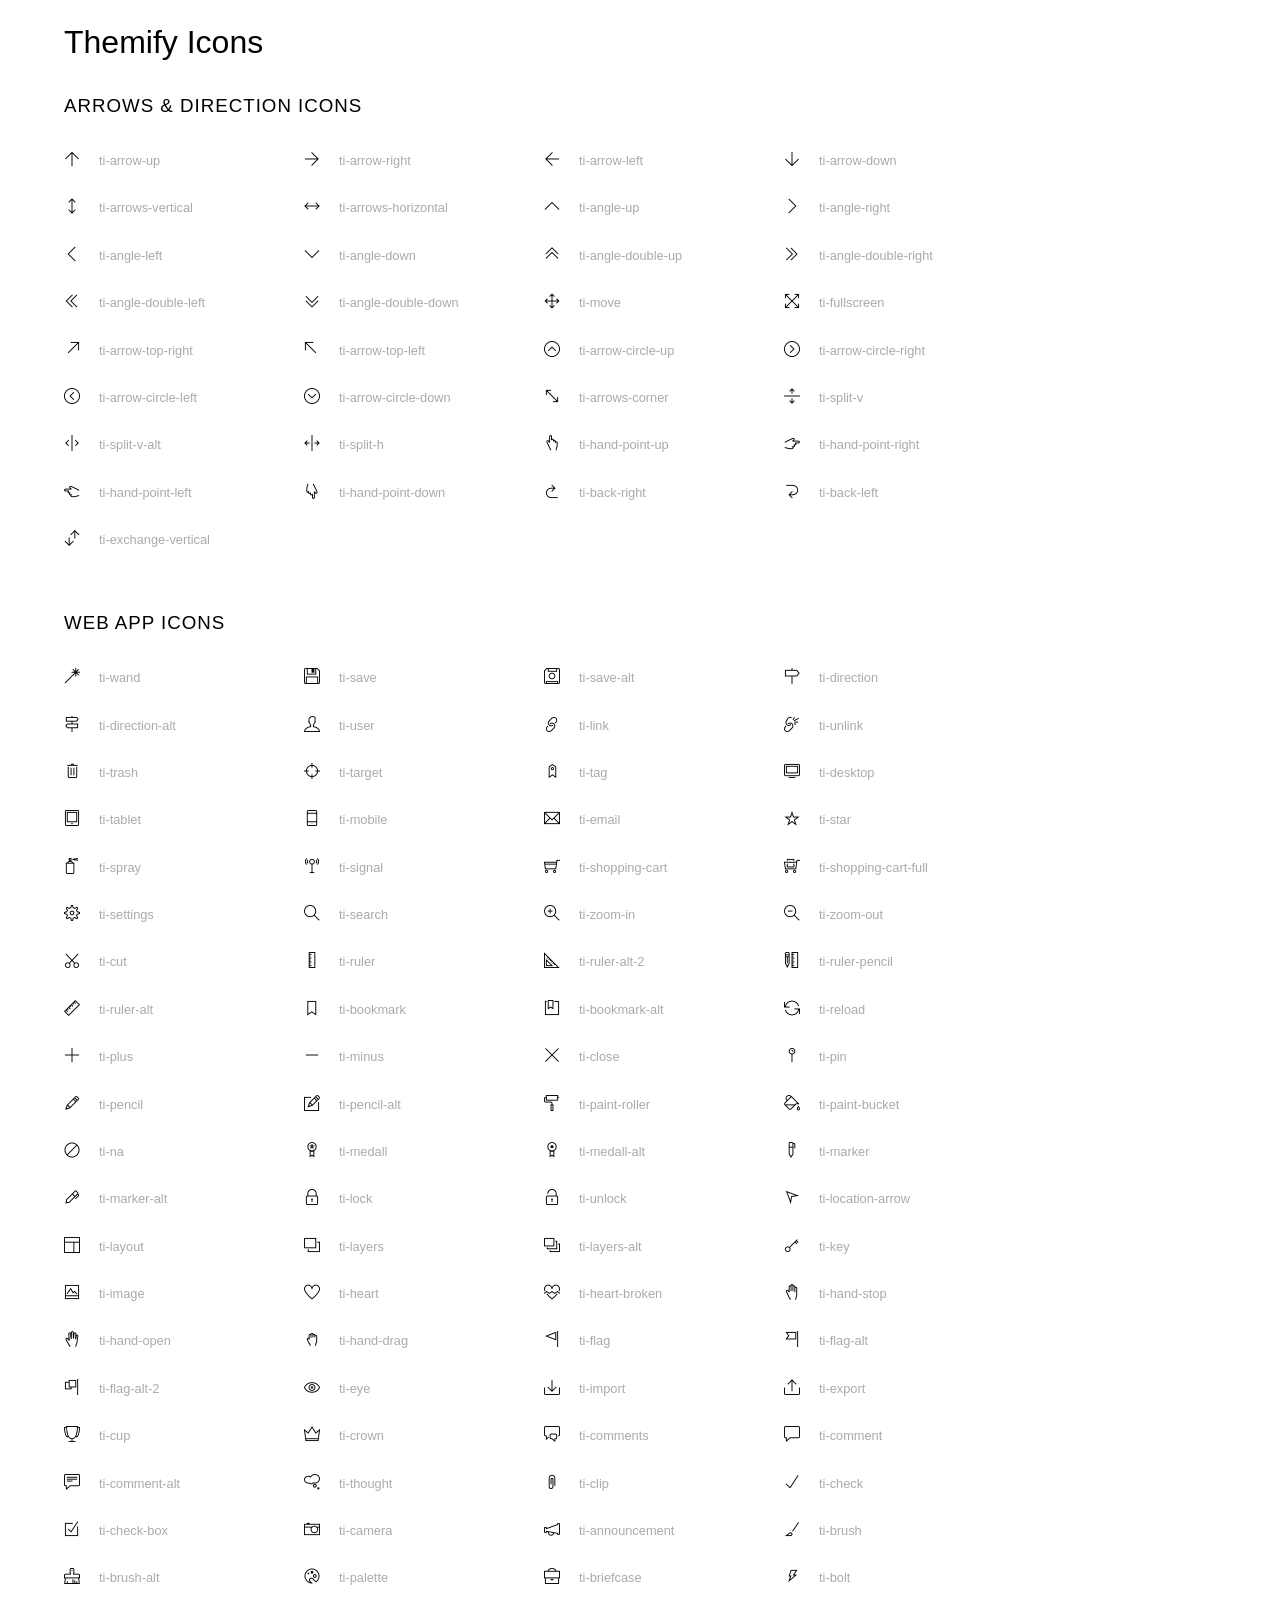
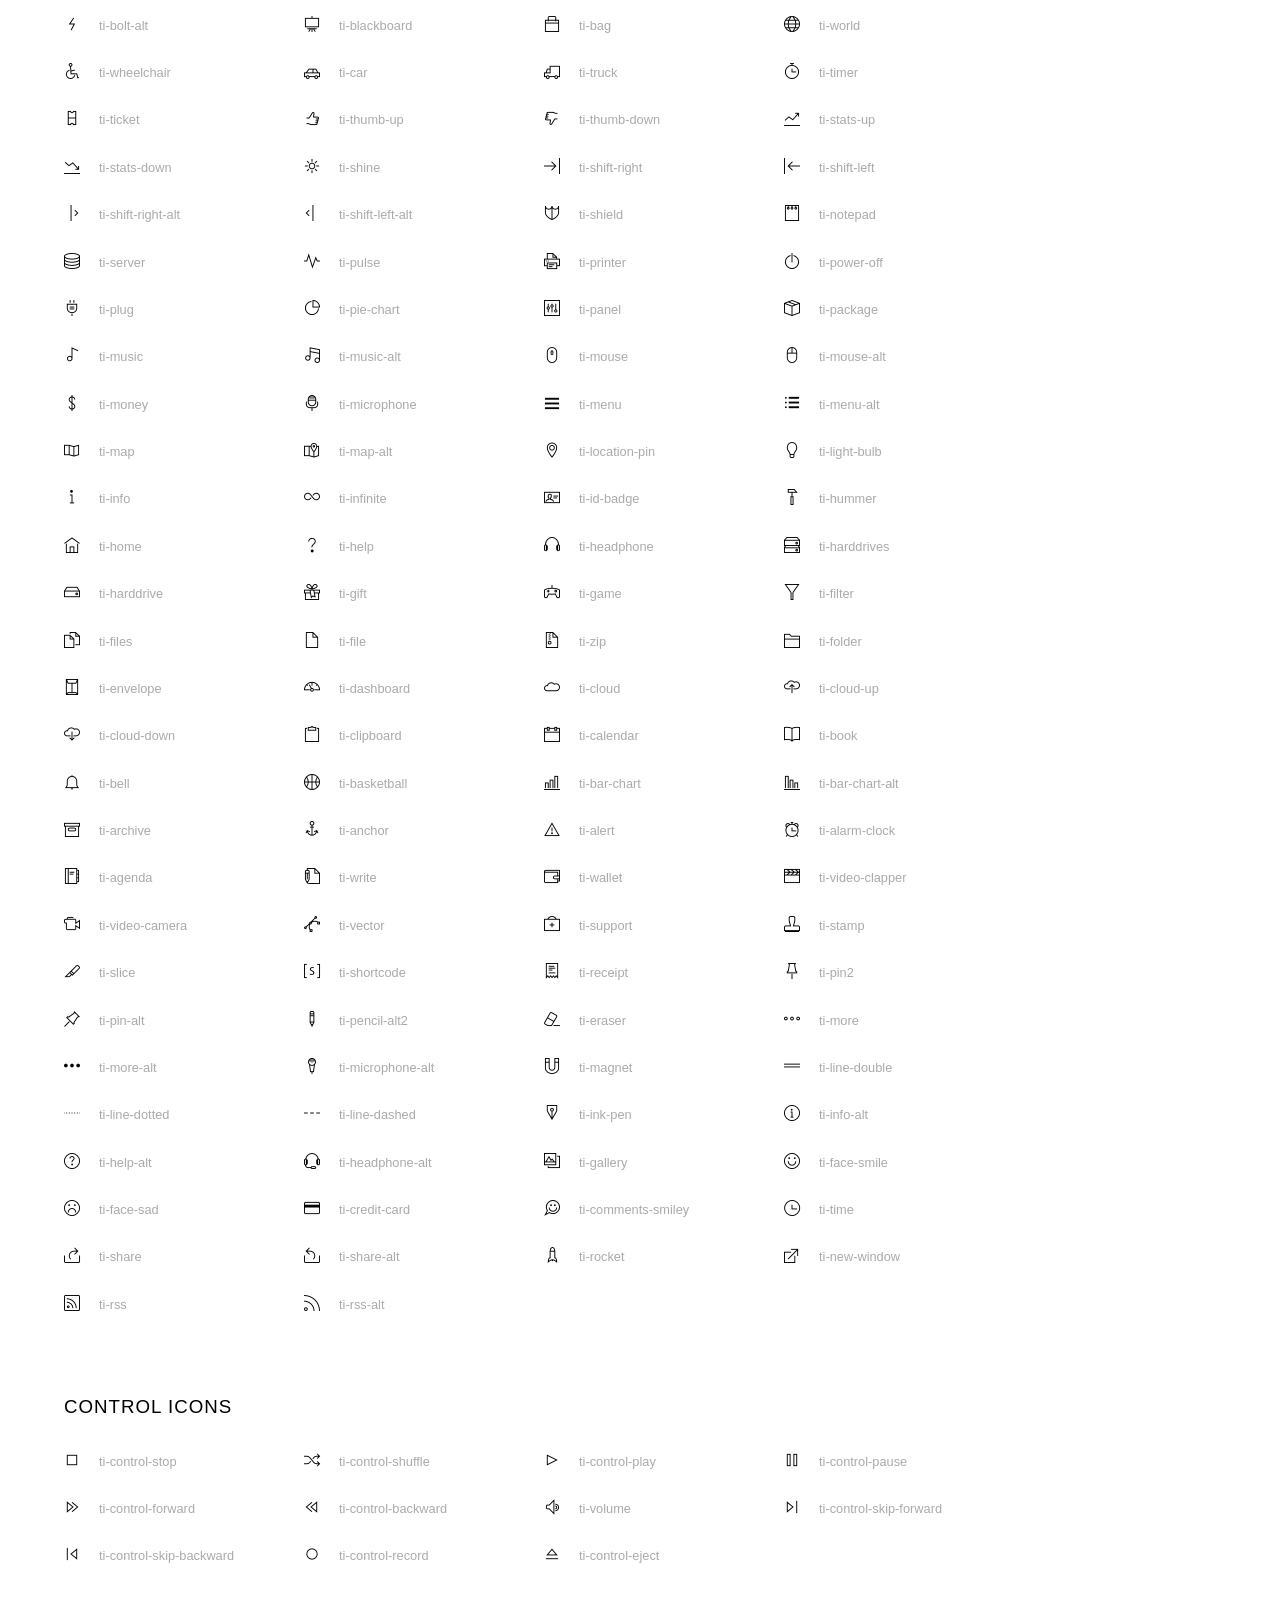
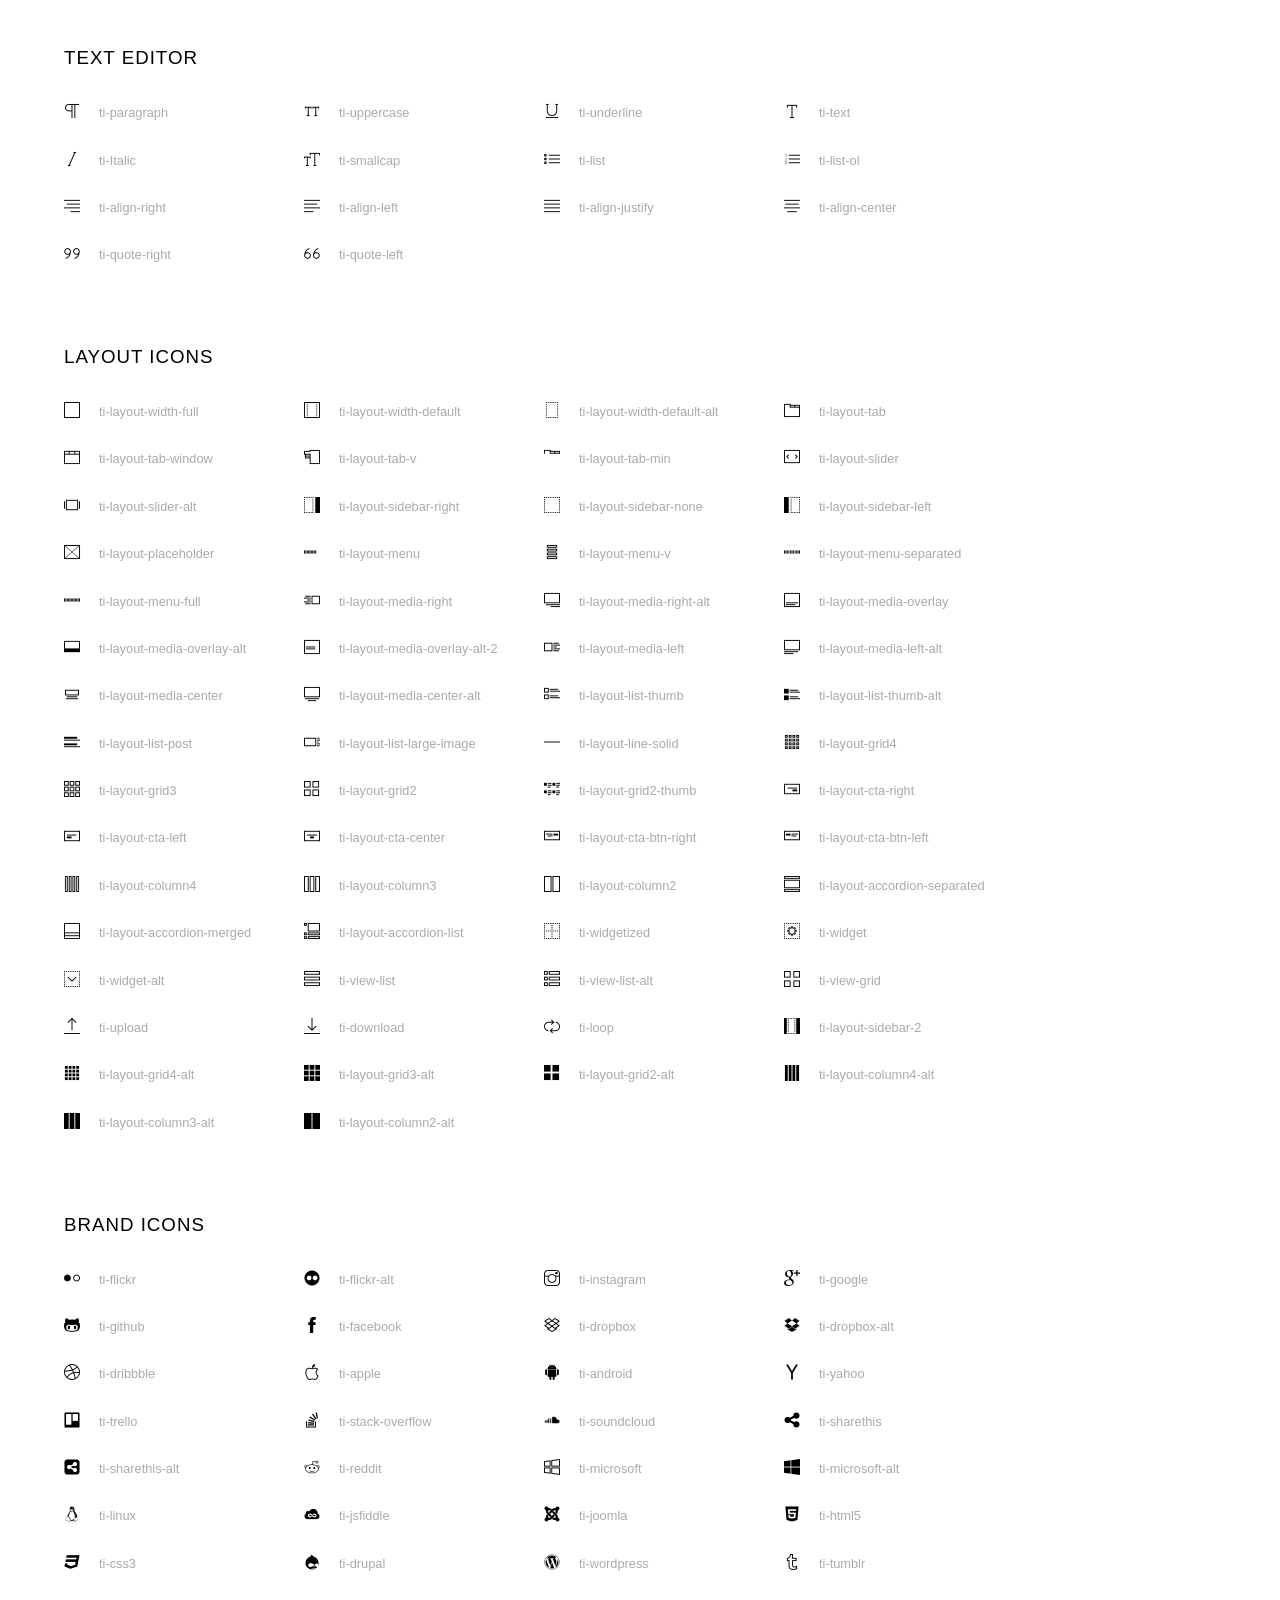
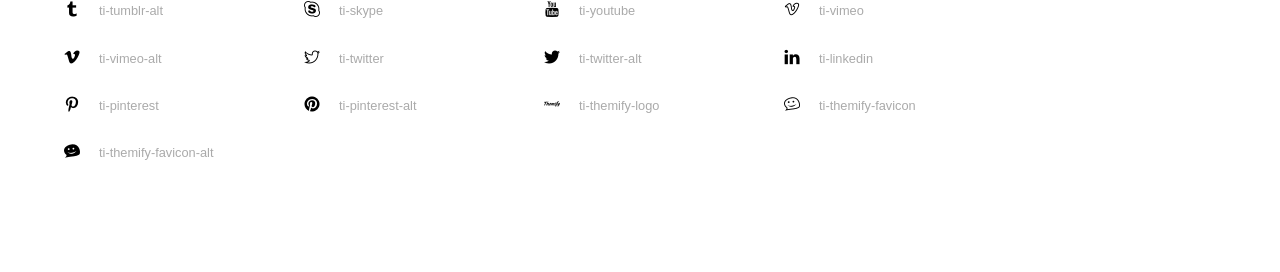
<file: template/js/library/themify-icons/index.html>
<!doctype html>
<html>
<head>
	<meta charset="utf-8">
	<title>Themify Icon Font</title>
	<meta name="viewport" content="width=device-width">
	<link rel="stylesheet" href="demo-files/demo.css">
	<link rel="stylesheet" href="themify-icons.css">
	<!--[if lt IE 8]><!-->
	<link rel="stylesheet" href="ie7/ie7.css">
	<!--<![endif]-->
</head>
<body>
	<h1>Themify Icons</h1>

	<div class="icon-section">

		<div class="icon-section">
			<h3>Arrows &amp; Direction Icons </h3>

			<div class="icon-container">
				<span class="ti-arrow-up"></span><span class="icon-name"> ti-arrow-up</span>
			</div>
			<div class="icon-container">
				<span class="ti-arrow-right"></span><span class="icon-name"> ti-arrow-right</span>
			</div>
			<div class="icon-container">
				<span class="ti-arrow-left"></span><span class="icon-name"> ti-arrow-left</span>
			</div>
			<div class="icon-container">
				<span class="ti-arrow-down"></span><span class="icon-name"> ti-arrow-down</span>
			</div>
			<div class="icon-container">
				<span class="ti-arrows-vertical"></span><span class="icon-name"> ti-arrows-vertical</span>
			</div>
			<div class="icon-container">
				<span class="ti-arrows-horizontal"></span><span class="icon-name"> ti-arrows-horizontal</span>
			</div>
			<div class="icon-container">
				<span class="ti-angle-up"></span><span class="icon-name"> ti-angle-up</span>
			</div>
			<div class="icon-container">
				<span class="ti-angle-right"></span><span class="icon-name"> ti-angle-right</span>
			</div>
			<div class="icon-container">
				<span class="ti-angle-left"></span><span class="icon-name"> ti-angle-left</span>
			</div>
			<div class="icon-container">
				<span class="ti-angle-down"></span><span class="icon-name"> ti-angle-down</span>
			</div>	
			<div class="icon-container">
				<span class="ti-angle-double-up"></span><span class="icon-name"> ti-angle-double-up</span>
			</div>
			<div class="icon-container">
				<span class="ti-angle-double-right"></span><span class="icon-name"> ti-angle-double-right</span>
			</div>
			<div class="icon-container">
				<span class="ti-angle-double-left"></span><span class="icon-name"> ti-angle-double-left</span>
			</div>
			<div class="icon-container">
				<span class="ti-angle-double-down"></span><span class="icon-name"> ti-angle-double-down</span>
			</div>					
			<div class="icon-container">
				<span class="ti-move"></span><span class="icon-name"> ti-move</span>
			</div>
			<div class="icon-container">
				<span class="ti-fullscreen"></span><span class="icon-name"> ti-fullscreen</span>
			</div>
			<div class="icon-container">
				<span class="ti-arrow-top-right"></span><span class="icon-name"> ti-arrow-top-right</span>
			</div>
			<div class="icon-container">
				<span class="ti-arrow-top-left"></span><span class="icon-name"> ti-arrow-top-left</span>
			</div>
			<div class="icon-container">
				<span class="ti-arrow-circle-up"></span><span class="icon-name"> ti-arrow-circle-up</span>
			</div>
			<div class="icon-container">
				<span class="ti-arrow-circle-right"></span><span class="icon-name"> ti-arrow-circle-right</span>
			</div>
			<div class="icon-container">
				<span class="ti-arrow-circle-left"></span><span class="icon-name"> ti-arrow-circle-left</span>
			</div>
			<div class="icon-container">
				<span class="ti-arrow-circle-down"></span><span class="icon-name"> ti-arrow-circle-down</span>
			</div>
			<div class="icon-container">
				<span class="ti-arrows-corner"></span><span class="icon-name"> ti-arrows-corner</span>
			</div>
			<div class="icon-container">
				<span class="ti-split-v"></span><span class="icon-name"> ti-split-v</span>
			</div>

			<div class="icon-container">
				<span class="ti-split-v-alt"></span><span class="icon-name"> ti-split-v-alt</span>
			</div>
			<div class="icon-container">
				<span class="ti-split-h"></span><span class="icon-name"> ti-split-h</span>
			</div>
			<div class="icon-container">
				<span class="ti-hand-point-up"></span><span class="icon-name"> ti-hand-point-up</span>
			</div>
			<div class="icon-container">
				<span class="ti-hand-point-right"></span><span class="icon-name"> ti-hand-point-right</span>
			</div>
			<div class="icon-container">
				<span class="ti-hand-point-left"></span><span class="icon-name"> ti-hand-point-left</span>
			</div>
			<div class="icon-container">
				<span class="ti-hand-point-down"></span><span class="icon-name"> ti-hand-point-down</span>
			</div>
			<div class="icon-container">
				<span class="ti-back-right"></span><span class="icon-name"> ti-back-right</span>
			</div>
			<div class="icon-container">
				<span class="ti-back-left"></span><span class="icon-name"> ti-back-left</span>
			</div>
			<div class="icon-container">
				<span class="ti-exchange-vertical"></span><span class="icon-name"> ti-exchange-vertical</span>
			</div>

		</div> <!-- Arrows Icons -->



		<h3>Web App Icons</h3>
		
		<div class="icon-section">

			<div class="icon-container">
				<span class="ti-wand"></span><span class="icon-name"> ti-wand</span>
			</div>
			<div class="icon-container">
				<span class="ti-save"></span><span class="icon-name"> ti-save</span>
			</div>
			<div class="icon-container">
				<span class="ti-save-alt"></span><span class="icon-name"> ti-save-alt</span>
			</div>

			<div class="icon-container">
				<span class="ti-direction"></span><span class="icon-name"> ti-direction</span>
			</div>
			<div class="icon-container">
				<span class="ti-direction-alt"></span><span class="icon-name"> ti-direction-alt</span>
			</div>
			<div class="icon-container">
				<span class="ti-user"></span><span class="icon-name"> ti-user</span>
			</div>
			<div class="icon-container">
				<span class="ti-link"></span><span class="icon-name"> ti-link</span>
			</div>
			<div class="icon-container">
				<span class="ti-unlink"></span><span class="icon-name"> ti-unlink</span>
			</div>
			<div class="icon-container">
				<span class="ti-trash"></span><span class="icon-name"> ti-trash</span>
			</div>
			<div class="icon-container">
				<span class="ti-target"></span><span class="icon-name"> ti-target</span>
			</div>
			<div class="icon-container">
				<span class="ti-tag"></span><span class="icon-name"> ti-tag</span>
			</div>
			<div class="icon-container">
				<span class="ti-desktop"></span><span class="icon-name"> ti-desktop</span>
			</div>
			<div class="icon-container">
				<span class="ti-tablet"></span><span class="icon-name"> ti-tablet</span>
			</div>
			<div class="icon-container">
				<span class="ti-mobile"></span><span class="icon-name"> ti-mobile</span>
			</div>
			<div class="icon-container">
				<span class="ti-email"></span><span class="icon-name"> ti-email</span>
			</div>	
			<div class="icon-container">
				<span class="ti-star"></span><span class="icon-name"> ti-star</span>
			</div>
			<div class="icon-container">
				<span class="ti-spray"></span><span class="icon-name"> ti-spray</span>
			</div>
			<div class="icon-container">
				<span class="ti-signal"></span><span class="icon-name"> ti-signal</span>
			</div>
			<div class="icon-container">
				<span class="ti-shopping-cart"></span><span class="icon-name"> ti-shopping-cart</span>
			</div>
			<div class="icon-container">
				<span class="ti-shopping-cart-full"></span><span class="icon-name"> ti-shopping-cart-full</span>
			</div>
			<div class="icon-container">
				<span class="ti-settings"></span><span class="icon-name"> ti-settings</span>
			</div>
			<div class="icon-container">
				<span class="ti-search"></span><span class="icon-name"> ti-search</span>
			</div>
			<div class="icon-container">
				<span class="ti-zoom-in"></span><span class="icon-name"> ti-zoom-in</span>
			</div>
			<div class="icon-container">
				<span class="ti-zoom-out"></span><span class="icon-name"> ti-zoom-out</span>
			</div>
			<div class="icon-container">
				<span class="ti-cut"></span><span class="icon-name"> ti-cut</span>
			</div>
			<div class="icon-container">
				<span class="ti-ruler"></span><span class="icon-name"> ti-ruler</span>
			</div>
			<div class="icon-container">
				<span class="ti-ruler-alt-2"></span><span class="icon-name"> ti-ruler-alt-2</span>
			</div>			
			<div class="icon-container">
				<span class="ti-ruler-pencil"></span><span class="icon-name"> ti-ruler-pencil</span>
			</div>
			<div class="icon-container">
				<span class="ti-ruler-alt"></span><span class="icon-name"> ti-ruler-alt</span>
			</div>
			<div class="icon-container">
				<span class="ti-bookmark"></span><span class="icon-name"> ti-bookmark</span>
			</div>
			<div class="icon-container">
				<span class="ti-bookmark-alt"></span><span class="icon-name"> ti-bookmark-alt</span>
			</div>
			<div class="icon-container">
				<span class="ti-reload"></span><span class="icon-name"> ti-reload</span>
			</div>
			<div class="icon-container">
				<span class="ti-plus"></span><span class="icon-name"> ti-plus</span>
			</div>
			<div class="icon-container">
				<span class="ti-minus"></span><span class="icon-name"> ti-minus</span>
			</div>
			<div class="icon-container">
				<span class="ti-close"></span><span class="icon-name"> ti-close</span>
			</div>			
			<div class="icon-container">
				<span class="ti-pin"></span><span class="icon-name"> ti-pin</span>
			</div>
			<div class="icon-container">
				<span class="ti-pencil"></span><span class="icon-name"> ti-pencil</span>
			</div>
					
		  	<div class="icon-container">
				<span class="ti-pencil-alt"></span><span class="icon-name"> ti-pencil-alt</span>
			</div>
			<div class="icon-container">
				<span class="ti-paint-roller"></span><span class="icon-name"> ti-paint-roller</span>
			</div>
			<div class="icon-container">
				<span class="ti-paint-bucket"></span><span class="icon-name"> ti-paint-bucket</span>
			</div>
			<div class="icon-container">
				<span class="ti-na"></span><span class="icon-name"> ti-na</span>
			</div>
			<div class="icon-container">
				<span class="ti-medall"></span><span class="icon-name"> ti-medall</span>
			</div>
			<div class="icon-container">
				<span class="ti-medall-alt"></span><span class="icon-name"> ti-medall-alt</span>
			</div>
			<div class="icon-container">
				<span class="ti-marker"></span><span class="icon-name"> ti-marker</span>
			</div>
			<div class="icon-container">
				<span class="ti-marker-alt"></span><span class="icon-name"> ti-marker-alt</span>
			</div>

			<div class="icon-container">
				<span class="ti-lock"></span><span class="icon-name"> ti-lock</span>
			</div>
			<div class="icon-container">
				<span class="ti-unlock"></span><span class="icon-name"> ti-unlock</span>
			</div>
			<div class="icon-container">
				<span class="ti-location-arrow"></span><span class="icon-name"> ti-location-arrow</span>
			</div>
			<div class="icon-container">
				<span class="ti-layout"></span><span class="icon-name"> ti-layout</span>
			</div>
			<div class="icon-container">
				<span class="ti-layers"></span><span class="icon-name"> ti-layers</span>
			</div>
			<div class="icon-container">
				<span class="ti-layers-alt"></span><span class="icon-name"> ti-layers-alt</span>
			</div>
			<div class="icon-container">
				<span class="ti-key"></span><span class="icon-name"> ti-key</span>
			</div>
			<div class="icon-container">
				<span class="ti-image"></span><span class="icon-name"> ti-image</span>
			</div>
			<div class="icon-container">
				<span class="ti-heart"></span><span class="icon-name"> ti-heart</span>
			</div>
			<div class="icon-container">
				<span class="ti-heart-broken"></span><span class="icon-name"> ti-heart-broken</span>
			</div>
			<div class="icon-container">
				<span class="ti-hand-stop"></span><span class="icon-name"> ti-hand-stop</span>
			</div>
			<div class="icon-container">
				<span class="ti-hand-open"></span><span class="icon-name"> ti-hand-open</span>
			</div>
			<div class="icon-container">
				<span class="ti-hand-drag"></span><span class="icon-name"> ti-hand-drag</span>
			</div>
			<div class="icon-container">
				<span class="ti-flag"></span><span class="icon-name"> ti-flag</span>
			</div>
			<div class="icon-container">
				<span class="ti-flag-alt"></span><span class="icon-name"> ti-flag-alt</span>
			</div>
			<div class="icon-container">
				<span class="ti-flag-alt-2"></span><span class="icon-name"> ti-flag-alt-2</span>
			</div>
			<div class="icon-container">
				<span class="ti-eye"></span><span class="icon-name"> ti-eye</span>
			</div>
			<div class="icon-container">
				<span class="ti-import"></span><span class="icon-name"> ti-import</span>
			</div>			
			<div class="icon-container">
				<span class="ti-export"></span><span class="icon-name"> ti-export</span>
			</div>
			<div class="icon-container">
				<span class="ti-cup"></span><span class="icon-name"> ti-cup</span>
			</div>
			<div class="icon-container">
				<span class="ti-crown"></span><span class="icon-name"> ti-crown</span>
			</div>
			<div class="icon-container">
				<span class="ti-comments"></span><span class="icon-name"> ti-comments</span>
			</div>
			<div class="icon-container">
				<span class="ti-comment"></span><span class="icon-name"> ti-comment</span>
			</div>
			<div class="icon-container">
				<span class="ti-comment-alt"></span><span class="icon-name"> ti-comment-alt</span>
			</div>
			<div class="icon-container">
				<span class="ti-thought"></span><span class="icon-name"> ti-thought</span>
			</div>			
			<div class="icon-container">
				<span class="ti-clip"></span><span class="icon-name"> ti-clip</span>
			</div>

			<div class="icon-container">
				<span class="ti-check"></span><span class="icon-name"> ti-check</span>
			</div>
			<div class="icon-container">
				<span class="ti-check-box"></span><span class="icon-name"> ti-check-box</span>
			</div>
			<div class="icon-container">
				<span class="ti-camera"></span><span class="icon-name"> ti-camera</span>
			</div>
			<div class="icon-container">
				<span class="ti-announcement"></span><span class="icon-name"> ti-announcement</span>
			</div>
			<div class="icon-container">
				<span class="ti-brush"></span><span class="icon-name"> ti-brush</span>
			</div>
			<div class="icon-container">
				<span class="ti-brush-alt"></span><span class="icon-name"> ti-brush-alt</span>
			</div>
			<div class="icon-container">
				<span class="ti-palette"></span><span class="icon-name"> ti-palette</span>
			</div>			
			<div class="icon-container">
				<span class="ti-briefcase"></span><span class="icon-name"> ti-briefcase</span>
			</div>
			<div class="icon-container">
				<span class="ti-bolt"></span><span class="icon-name"> ti-bolt</span>
			</div>
			<div class="icon-container">
				<span class="ti-bolt-alt"></span><span class="icon-name"> ti-bolt-alt</span>
			</div>
			<div class="icon-container">
				<span class="ti-blackboard"></span><span class="icon-name"> ti-blackboard</span>
			</div>
			<div class="icon-container">
				<span class="ti-bag"></span><span class="icon-name"> ti-bag</span>
			</div>
			<div class="icon-container">
				<span class="ti-world"></span><span class="icon-name"> ti-world</span>
			</div>
			<div class="icon-container">
				<span class="ti-wheelchair"></span><span class="icon-name"> ti-wheelchair</span>
			</div>
			<div class="icon-container">
				<span class="ti-car"></span><span class="icon-name"> ti-car</span>
			</div>
			<div class="icon-container">
				<span class="ti-truck"></span><span class="icon-name"> ti-truck</span>
			</div>
			<div class="icon-container">
				<span class="ti-timer"></span><span class="icon-name"> ti-timer</span>
			</div>
			<div class="icon-container">
				<span class="ti-ticket"></span><span class="icon-name"> ti-ticket</span>
			</div>
			<div class="icon-container">
				<span class="ti-thumb-up"></span><span class="icon-name"> ti-thumb-up</span>
			</div>
			<div class="icon-container">
				<span class="ti-thumb-down"></span><span class="icon-name"> ti-thumb-down</span>
			</div>

			<div class="icon-container">
				<span class="ti-stats-up"></span><span class="icon-name"> ti-stats-up</span>
			</div>
			<div class="icon-container">
				<span class="ti-stats-down"></span><span class="icon-name"> ti-stats-down</span>
			</div>
			<div class="icon-container">
				<span class="ti-shine"></span><span class="icon-name"> ti-shine</span>
			</div>
			<div class="icon-container">
				<span class="ti-shift-right"></span><span class="icon-name"> ti-shift-right</span>
			</div>
			<div class="icon-container">
				<span class="ti-shift-left"></span><span class="icon-name"> ti-shift-left</span>
			</div>

			<div class="icon-container">
				<span class="ti-shift-right-alt"></span><span class="icon-name"> ti-shift-right-alt</span>
			</div>
			<div class="icon-container">
				<span class="ti-shift-left-alt"></span><span class="icon-name"> ti-shift-left-alt</span>
			</div>
			<div class="icon-container">
				<span class="ti-shield"></span><span class="icon-name"> ti-shield</span>
			</div>
			<div class="icon-container">
				<span class="ti-notepad"></span><span class="icon-name"> ti-notepad</span>
			</div>
			<div class="icon-container">
				<span class="ti-server"></span><span class="icon-name"> ti-server</span>
			</div>

			<div class="icon-container">
				<span class="ti-pulse"></span><span class="icon-name"> ti-pulse</span>
			</div>
			<div class="icon-container">
				<span class="ti-printer"></span><span class="icon-name"> ti-printer</span>
			</div>
			<div class="icon-container">
				<span class="ti-power-off"></span><span class="icon-name"> ti-power-off</span>
			</div>
			<div class="icon-container">
				<span class="ti-plug"></span><span class="icon-name"> ti-plug</span>
			</div>
			<div class="icon-container">
				<span class="ti-pie-chart"></span><span class="icon-name"> ti-pie-chart</span>
			</div>

			<div class="icon-container">
				<span class="ti-panel"></span><span class="icon-name"> ti-panel</span>
			</div>
			<div class="icon-container">
				<span class="ti-package"></span><span class="icon-name"> ti-package</span>
			</div>
			<div class="icon-container">
				<span class="ti-music"></span><span class="icon-name"> ti-music</span>
			</div>
			<div class="icon-container">
				<span class="ti-music-alt"></span><span class="icon-name"> ti-music-alt</span>
			</div>
			<div class="icon-container">
				<span class="ti-mouse"></span><span class="icon-name"> ti-mouse</span>
			</div>
			<div class="icon-container">
				<span class="ti-mouse-alt"></span><span class="icon-name"> ti-mouse-alt</span>
			</div>
			<div class="icon-container">
				<span class="ti-money"></span><span class="icon-name"> ti-money</span>
			</div>
			<div class="icon-container">
				<span class="ti-microphone"></span><span class="icon-name"> ti-microphone</span>
			</div>
			<div class="icon-container">
				<span class="ti-menu"></span><span class="icon-name"> ti-menu</span>
			</div>
			<div class="icon-container">
				<span class="ti-menu-alt"></span><span class="icon-name"> ti-menu-alt</span>
			</div>
			<div class="icon-container">
				<span class="ti-map"></span><span class="icon-name"> ti-map</span>
			</div>
			<div class="icon-container">
				<span class="ti-map-alt"></span><span class="icon-name"> ti-map-alt</span>
			</div>

			<div class="icon-container">
				<span class="ti-location-pin"></span><span class="icon-name"> ti-location-pin</span>
			</div>

			<div class="icon-container">
				<span class="ti-light-bulb"></span><span class="icon-name"> ti-light-bulb</span>
			</div>
			<div class="icon-container">
				<span class="ti-info"></span><span class="icon-name"> ti-info</span>
			</div>
			<div class="icon-container">
				<span class="ti-infinite"></span><span class="icon-name"> ti-infinite</span>
			</div>
			<div class="icon-container">
				<span class="ti-id-badge"></span><span class="icon-name"> ti-id-badge</span>
			</div>
			<div class="icon-container">
				<span class="ti-hummer"></span><span class="icon-name"> ti-hummer</span>
			</div>
			<div class="icon-container">
				<span class="ti-home"></span><span class="icon-name"> ti-home</span>
			</div>
			<div class="icon-container">
				<span class="ti-help"></span><span class="icon-name"> ti-help</span>
			</div>
			<div class="icon-container">
				<span class="ti-headphone"></span><span class="icon-name"> ti-headphone</span>
			</div>
			<div class="icon-container">
				<span class="ti-harddrives"></span><span class="icon-name"> ti-harddrives</span>
			</div>
			<div class="icon-container">
				<span class="ti-harddrive"></span><span class="icon-name"> ti-harddrive</span>
			</div>
			<div class="icon-container">
				<span class="ti-gift"></span><span class="icon-name"> ti-gift</span>
			</div>
			<div class="icon-container">
				<span class="ti-game"></span><span class="icon-name"> ti-game</span>
			</div>
			<div class="icon-container">
				<span class="ti-filter"></span><span class="icon-name"> ti-filter</span>
			</div>
			<div class="icon-container">
				<span class="ti-files"></span><span class="icon-name"> ti-files</span>
			</div>
			<div class="icon-container">
				<span class="ti-file"></span><span class="icon-name"> ti-file</span>
			</div>
			<div class="icon-container">
				<span class="ti-zip"></span><span class="icon-name"> ti-zip</span>
			</div>
			<div class="icon-container">
				<span class="ti-folder"></span><span class="icon-name"> ti-folder</span>
			</div>			
			<div class="icon-container">
				<span class="ti-envelope"></span><span class="icon-name"> ti-envelope</span>
			</div>


			<div class="icon-container">
				<span class="ti-dashboard"></span><span class="icon-name"> ti-dashboard</span>
			</div>
			<div class="icon-container">
				<span class="ti-cloud"></span><span class="icon-name"> ti-cloud</span>
			</div>
			<div class="icon-container">
				<span class="ti-cloud-up"></span><span class="icon-name"> ti-cloud-up</span>
			</div>
			<div class="icon-container">
				<span class="ti-cloud-down"></span><span class="icon-name"> ti-cloud-down</span>
			</div>
			<div class="icon-container">
				<span class="ti-clipboard"></span><span class="icon-name"> ti-clipboard</span>
			</div>
			<div class="icon-container">
				<span class="ti-calendar"></span><span class="icon-name"> ti-calendar</span>
			</div>
			<div class="icon-container">
				<span class="ti-book"></span><span class="icon-name"> ti-book</span>
			</div>
			<div class="icon-container">
				<span class="ti-bell"></span><span class="icon-name"> ti-bell</span>
			</div>
			<div class="icon-container">
				<span class="ti-basketball"></span><span class="icon-name"> ti-basketball</span>
			</div>
			<div class="icon-container">
				<span class="ti-bar-chart"></span><span class="icon-name"> ti-bar-chart</span>
			</div>
			<div class="icon-container">
				<span class="ti-bar-chart-alt"></span><span class="icon-name"> ti-bar-chart-alt</span>
			</div>


			<div class="icon-container">
				<span class="ti-archive"></span><span class="icon-name"> ti-archive</span>
			</div>
			<div class="icon-container">
				<span class="ti-anchor"></span><span class="icon-name"> ti-anchor</span>
			</div>

			<div class="icon-container">
				<span class="ti-alert"></span><span class="icon-name"> ti-alert</span>
			</div>
			<div class="icon-container">
				<span class="ti-alarm-clock"></span><span class="icon-name"> ti-alarm-clock</span>
			</div>
			<div class="icon-container">
				<span class="ti-agenda"></span><span class="icon-name"> ti-agenda</span>
			</div>
			<div class="icon-container">
				<span class="ti-write"></span><span class="icon-name"> ti-write</span>
			</div>

			<div class="icon-container">
				<span class="ti-wallet"></span><span class="icon-name"> ti-wallet</span>
			</div>
			<div class="icon-container">
				<span class="ti-video-clapper"></span><span class="icon-name"> ti-video-clapper</span>
			</div>
			<div class="icon-container">
				<span class="ti-video-camera"></span><span class="icon-name"> ti-video-camera</span>
			</div>
			<div class="icon-container">
				<span class="ti-vector"></span><span class="icon-name"> ti-vector</span>
			</div>

			<div class="icon-container">
				<span class="ti-support"></span><span class="icon-name"> ti-support</span>
			</div>
			<div class="icon-container">
				<span class="ti-stamp"></span><span class="icon-name"> ti-stamp</span>
			</div>
			<div class="icon-container">
				<span class="ti-slice"></span><span class="icon-name"> ti-slice</span>
			</div>
			<div class="icon-container">
				<span class="ti-shortcode"></span><span class="icon-name"> ti-shortcode</span>
			</div>
			<div class="icon-container">
				<span class="ti-receipt"></span><span class="icon-name"> ti-receipt</span>
			</div>
			<div class="icon-container">
				<span class="ti-pin2"></span><span class="icon-name"> ti-pin2</span>
			</div>
			<div class="icon-container">
				<span class="ti-pin-alt"></span><span class="icon-name"> ti-pin-alt</span>
			</div>
			<div class="icon-container">
				<span class="ti-pencil-alt2"></span><span class="icon-name"> ti-pencil-alt2</span>
			</div>
			<div class="icon-container">
				<span class="ti-eraser"></span><span class="icon-name"> ti-eraser</span>
			</div>			
			<div class="icon-container">
				<span class="ti-more"></span><span class="icon-name"> ti-more</span>
			</div>
			<div class="icon-container">
				<span class="ti-more-alt"></span><span class="icon-name"> ti-more-alt</span>
			</div>
			<div class="icon-container">
				<span class="ti-microphone-alt"></span><span class="icon-name"> ti-microphone-alt</span>
			</div>
			<div class="icon-container">
				<span class="ti-magnet"></span><span class="icon-name"> ti-magnet</span>
			</div>
			<div class="icon-container">
				<span class="ti-line-double"></span><span class="icon-name"> ti-line-double</span>
			</div>
			<div class="icon-container">
				<span class="ti-line-dotted"></span><span class="icon-name"> ti-line-dotted</span>
			</div>
			<div class="icon-container">
				<span class="ti-line-dashed"></span><span class="icon-name"> ti-line-dashed</span>
			</div>

			<div class="icon-container">
				<span class="ti-ink-pen"></span><span class="icon-name"> ti-ink-pen</span>
			</div>
			<div class="icon-container">
				<span class="ti-info-alt"></span><span class="icon-name"> ti-info-alt</span>
			</div>
			<div class="icon-container">
				<span class="ti-help-alt"></span><span class="icon-name"> ti-help-alt</span>
			</div>
			<div class="icon-container">
				<span class="ti-headphone-alt"></span><span class="icon-name"> ti-headphone-alt</span>
			</div>

			<div class="icon-container">
				<span class="ti-gallery"></span><span class="icon-name"> ti-gallery</span>
			</div>
			<div class="icon-container">
				<span class="ti-face-smile"></span><span class="icon-name"> ti-face-smile</span>
			</div>
			<div class="icon-container">
				<span class="ti-face-sad"></span><span class="icon-name"> ti-face-sad</span>
			</div>
			<div class="icon-container">
				<span class="ti-credit-card"></span><span class="icon-name"> ti-credit-card</span>
			</div>
			<div class="icon-container">
				<span class="ti-comments-smiley"></span><span class="icon-name"> ti-comments-smiley</span>
			</div>
			<div class="icon-container">
				<span class="ti-time"></span><span class="icon-name"> ti-time</span>
			</div>
			<div class="icon-container">
				<span class="ti-share"></span><span class="icon-name"> ti-share</span>
			</div>
			<div class="icon-container">
				<span class="ti-share-alt"></span><span class="icon-name"> ti-share-alt</span>
			</div>
			<div class="icon-container">
				<span class="ti-rocket"></span><span class="icon-name"> ti-rocket</span>
			</div>

			<div class="icon-container">
				<span class="ti-new-window"></span><span class="icon-name"> ti-new-window</span>
			</div>

			<div class="icon-container">
				<span class="ti-rss"></span><span class="icon-name"> ti-rss</span>
			</div>

			<div class="icon-container">
				<span class="ti-rss-alt"></span><span class="icon-name"> ti-rss-alt</span>
			</div>
			
		</div><!-- Web App Icons -->


		<div class="icon-section">
			<h3>Control Icons</h3>
			<div class="icon-container">
				<span class="ti-control-stop"></span><span class="icon-name"> ti-control-stop</span>
			</div>
			<div class="icon-container">
				<span class="ti-control-shuffle"></span><span class="icon-name"> ti-control-shuffle</span>
			</div>
			<div class="icon-container">
				<span class="ti-control-play"></span><span class="icon-name"> ti-control-play</span>
			</div>
			<div class="icon-container">
				<span class="ti-control-pause"></span><span class="icon-name"> ti-control-pause</span>
			</div>
			<div class="icon-container">
				<span class="ti-control-forward"></span><span class="icon-name"> ti-control-forward</span>
			</div>
			<div class="icon-container">
				<span class="ti-control-backward"></span><span class="icon-name"> ti-control-backward</span>
			</div>	
			<div class="icon-container">
				<span class="ti-volume"></span><span class="icon-name"> ti-volume</span>
			</div>
			<div class="icon-container">
				<span class="ti-control-skip-forward"></span><span class="icon-name"> ti-control-skip-forward</span>
			</div>
			<div class="icon-container">
				<span class="ti-control-skip-backward"></span><span class="icon-name"> ti-control-skip-backward</span>
			</div>
			<div class="icon-container">
				<span class="ti-control-record"></span><span class="icon-name"> ti-control-record</span>
			</div>
			<div class="icon-container">
				<span class="ti-control-eject"></span><span class="icon-name"> ti-control-eject</span>
			</div>			
		</div> <!-- Control Icons -->


		<div class="icon-section">
			<h3>Text Editor</h3>

			<div class="icon-container">
				<span class="ti-paragraph"></span><span class="icon-name"> ti-paragraph</span>
			</div>
			<div class="icon-container">
				<span class="ti-uppercase"></span><span class="icon-name"> ti-uppercase</span>
			</div>

			<div class="icon-container">
				<span class="ti-underline"></span><span class="icon-name"> ti-underline</span>
			</div>
			<div class="icon-container">
				<span class="ti-text"></span><span class="icon-name"> ti-text</span>
			</div>
			<div class="icon-container">
				<span class="ti-Italic"></span><span class="icon-name"> ti-Italic</span>
			</div>
			<div class="icon-container">
				<span class="ti-smallcap"></span><span class="icon-name"> ti-smallcap</span>
			</div>
			<div class="icon-container">
				<span class="ti-list"></span><span class="icon-name"> ti-list</span>
			</div>
			<div class="icon-container">
				<span class="ti-list-ol"></span><span class="icon-name"> ti-list-ol</span>
			</div>
			<div class="icon-container">
				<span class="ti-align-right"></span><span class="icon-name"> ti-align-right</span>
			</div>
			<div class="icon-container">
				<span class="ti-align-left"></span><span class="icon-name"> ti-align-left</span>
			</div>
			<div class="icon-container">
				<span class="ti-align-justify"></span><span class="icon-name"> ti-align-justify</span>
			</div>
			<div class="icon-container">
				<span class="ti-align-center"></span><span class="icon-name"> ti-align-center</span>
			</div>
			<div class="icon-container">
				<span class="ti-quote-right"></span><span class="icon-name"> ti-quote-right</span>
			</div>
			<div class="icon-container">
				<span class="ti-quote-left"></span><span class="icon-name"> ti-quote-left</span>
			</div>

		</div> <!-- Text Editor -->



		<div class="icon-section">
			<h3>Layout Icons</h3>
			<div class="icon-container">
				<span class="ti-layout-width-full"></span><span class="icon-name"> ti-layout-width-full</span>
			</div>
			<div class="icon-container">
				<span class="ti-layout-width-default"></span><span class="icon-name"> ti-layout-width-default</span>
			</div>
			<div class="icon-container">
				<span class="ti-layout-width-default-alt"></span><span class="icon-name"> ti-layout-width-default-alt</span>
			</div>
			<div class="icon-container">
				<span class="ti-layout-tab"></span><span class="icon-name"> ti-layout-tab</span>
			</div>
			<div class="icon-container">
				<span class="ti-layout-tab-window"></span><span class="icon-name"> ti-layout-tab-window</span>
			</div>
			<div class="icon-container">
				<span class="ti-layout-tab-v"></span><span class="icon-name"> ti-layout-tab-v</span>
			</div>
			<div class="icon-container">
				<span class="ti-layout-tab-min"></span><span class="icon-name"> ti-layout-tab-min</span>
			</div>
			<div class="icon-container">
				<span class="ti-layout-slider"></span><span class="icon-name"> ti-layout-slider</span>
			</div>
			<div class="icon-container">
				<span class="ti-layout-slider-alt"></span><span class="icon-name"> ti-layout-slider-alt</span>
			</div>
			<div class="icon-container">
				<span class="ti-layout-sidebar-right"></span><span class="icon-name"> ti-layout-sidebar-right</span>
			</div>
			<div class="icon-container">
				<span class="ti-layout-sidebar-none"></span><span class="icon-name"> ti-layout-sidebar-none</span>
			</div>
			<div class="icon-container">
				<span class="ti-layout-sidebar-left"></span><span class="icon-name"> ti-layout-sidebar-left</span>
			</div>
			<div class="icon-container">
				<span class="ti-layout-placeholder"></span><span class="icon-name"> ti-layout-placeholder</span>
			</div>
			<div class="icon-container">
				<span class="ti-layout-menu"></span><span class="icon-name"> ti-layout-menu</span>
			</div>
			<div class="icon-container">
				<span class="ti-layout-menu-v"></span><span class="icon-name"> ti-layout-menu-v</span>
			</div>
			<div class="icon-container">
				<span class="ti-layout-menu-separated"></span><span class="icon-name"> ti-layout-menu-separated</span>
			</div>
			<div class="icon-container">
				<span class="ti-layout-menu-full"></span><span class="icon-name"> ti-layout-menu-full</span>
			</div>
			<div class="icon-container">
				<span class="ti-layout-media-right"></span><span class="icon-name"> ti-layout-media-right</span>
			</div>
			<div class="icon-container">
				<span class="ti-layout-media-right-alt"></span><span class="icon-name"> ti-layout-media-right-alt</span>
			</div>
			<div class="icon-container">
				<span class="ti-layout-media-overlay"></span><span class="icon-name"> ti-layout-media-overlay</span>
			</div>
			<div class="icon-container">
				<span class="ti-layout-media-overlay-alt"></span><span class="icon-name"> ti-layout-media-overlay-alt</span>
			</div>
			<div class="icon-container">
				<span class="ti-layout-media-overlay-alt-2"></span><span class="icon-name"> ti-layout-media-overlay-alt-2</span>
			</div>
			<div class="icon-container">
				<span class="ti-layout-media-left"></span><span class="icon-name"> ti-layout-media-left</span>
			</div>
			<div class="icon-container">
				<span class="ti-layout-media-left-alt"></span><span class="icon-name"> ti-layout-media-left-alt</span>
			</div>
			<div class="icon-container">
				<span class="ti-layout-media-center"></span><span class="icon-name"> ti-layout-media-center</span>
			</div>
			<div class="icon-container">
				<span class="ti-layout-media-center-alt"></span><span class="icon-name"> ti-layout-media-center-alt</span>
			</div>
			<div class="icon-container">
				<span class="ti-layout-list-thumb"></span><span class="icon-name"> ti-layout-list-thumb</span>
			</div>
			<div class="icon-container">
				<span class="ti-layout-list-thumb-alt"></span><span class="icon-name"> ti-layout-list-thumb-alt</span>
			</div>
			<div class="icon-container">
				<span class="ti-layout-list-post"></span><span class="icon-name"> ti-layout-list-post</span>
			</div>
			<div class="icon-container">
				<span class="ti-layout-list-large-image"></span><span class="icon-name"> ti-layout-list-large-image</span>
			</div>
			<div class="icon-container">
				<span class="ti-layout-line-solid"></span><span class="icon-name"> ti-layout-line-solid</span>
			</div>
			<div class="icon-container">
				<span class="ti-layout-grid4"></span><span class="icon-name"> ti-layout-grid4</span>
			</div>
			<div class="icon-container">
				<span class="ti-layout-grid3"></span><span class="icon-name"> ti-layout-grid3</span>
			</div>
			<div class="icon-container">
				<span class="ti-layout-grid2"></span><span class="icon-name"> ti-layout-grid2</span>
			</div>
			<div class="icon-container">
				<span class="ti-layout-grid2-thumb"></span><span class="icon-name"> ti-layout-grid2-thumb</span>
			</div>
			<div class="icon-container">
				<span class="ti-layout-cta-right"></span><span class="icon-name"> ti-layout-cta-right</span>
			</div>
			<div class="icon-container">
				<span class="ti-layout-cta-left"></span><span class="icon-name"> ti-layout-cta-left</span>
			</div>
			<div class="icon-container">
				<span class="ti-layout-cta-center"></span><span class="icon-name"> ti-layout-cta-center</span>
			</div>
			<div class="icon-container">
				<span class="ti-layout-cta-btn-right"></span><span class="icon-name"> ti-layout-cta-btn-right</span>
			</div>
			<div class="icon-container">
				<span class="ti-layout-cta-btn-left"></span><span class="icon-name"> ti-layout-cta-btn-left</span>
			</div>
			<div class="icon-container">
				<span class="ti-layout-column4"></span><span class="icon-name"> ti-layout-column4</span>
			</div>
			<div class="icon-container">
				<span class="ti-layout-column3"></span><span class="icon-name"> ti-layout-column3</span>
			</div>
			<div class="icon-container">
				<span class="ti-layout-column2"></span><span class="icon-name"> ti-layout-column2</span>
			</div>
			<div class="icon-container">
				<span class="ti-layout-accordion-separated"></span><span class="icon-name"> ti-layout-accordion-separated</span>
			</div>
			<div class="icon-container">
				<span class="ti-layout-accordion-merged"></span><span class="icon-name"> ti-layout-accordion-merged</span>
			</div>
			<div class="icon-container">
				<span class="ti-layout-accordion-list"></span><span class="icon-name"> ti-layout-accordion-list</span>
			</div>
			<div class="icon-container">
				<span class="ti-widgetized"></span><span class="icon-name"> ti-widgetized</span>
			</div>
			<div class="icon-container">
				<span class="ti-widget"></span><span class="icon-name"> ti-widget</span>
			</div>
			<div class="icon-container">
				<span class="ti-widget-alt"></span><span class="icon-name"> ti-widget-alt</span>
			</div>
			<div class="icon-container">
				<span class="ti-view-list"></span><span class="icon-name"> ti-view-list</span>
			</div>
			<div class="icon-container">
				<span class="ti-view-list-alt"></span><span class="icon-name"> ti-view-list-alt</span>
			</div>
			<div class="icon-container">
				<span class="ti-view-grid"></span><span class="icon-name"> ti-view-grid</span>
			</div>
			<div class="icon-container">
				<span class="ti-upload"></span><span class="icon-name"> ti-upload</span>
			</div>
			<div class="icon-container">
				<span class="ti-download"></span><span class="icon-name"> ti-download</span>
			</div>	
			<div class="icon-container">
				<span class="ti-loop"></span><span class="icon-name"> ti-loop</span>
			</div>
			<div class="icon-container">
				<span class="ti-layout-sidebar-2"></span><span class="icon-name"> ti-layout-sidebar-2</span>
			</div>
			<div class="icon-container">
				<span class="ti-layout-grid4-alt"></span><span class="icon-name"> ti-layout-grid4-alt</span>
			</div>
			<div class="icon-container">
				<span class="ti-layout-grid3-alt"></span><span class="icon-name"> ti-layout-grid3-alt</span>
			</div>
			<div class="icon-container">
				<span class="ti-layout-grid2-alt"></span><span class="icon-name"> ti-layout-grid2-alt</span>
			</div>
			<div class="icon-container">
				<span class="ti-layout-column4-alt"></span><span class="icon-name"> ti-layout-column4-alt</span>
			</div>
			<div class="icon-container">
				<span class="ti-layout-column3-alt"></span><span class="icon-name"> ti-layout-column3-alt</span>
			</div>
			<div class="icon-container">
				<span class="ti-layout-column2-alt"></span><span class="icon-name"> ti-layout-column2-alt</span>
			</div>		


		</div> <!-- Layout Icons -->


		<div class="icon-section">
			<h3>Brand Icons</h3>

			<div class="icon-container">
				<span class="ti-flickr"></span><span class="icon-name"> ti-flickr</span>
			</div>
			<div class="icon-container">
				<span class="ti-flickr-alt"></span><span class="icon-name"> ti-flickr-alt</span>
			</div>			
			<div class="icon-container">
				<span class="ti-instagram"></span><span class="icon-name"> ti-instagram</span>
			</div>
			<div class="icon-container">
				<span class="ti-google"></span><span class="icon-name"> ti-google</span>
			</div>
			<div class="icon-container">
				<span class="ti-github"></span><span class="icon-name"> ti-github</span>
			</div>

			<div class="icon-container">
				<span class="ti-facebook"></span><span class="icon-name"> ti-facebook</span>
			</div>
			<div class="icon-container">
				<span class="ti-dropbox"></span><span class="icon-name"> ti-dropbox</span>
			</div>
			<div class="icon-container">
				<span class="ti-dropbox-alt"></span><span class="icon-name"> ti-dropbox-alt</span>
			</div>
			<div class="icon-container">
				<span class="ti-dribbble"></span><span class="icon-name"> ti-dribbble</span>
			</div>
			<div class="icon-container">
				<span class="ti-apple"></span><span class="icon-name"> ti-apple</span>
			</div>
			<div class="icon-container">
				<span class="ti-android"></span><span class="icon-name"> ti-android</span>
			</div>
			<div class="icon-container">
				<span class="ti-yahoo"></span><span class="icon-name"> ti-yahoo</span>
			</div>
			<div class="icon-container">
				<span class="ti-trello"></span><span class="icon-name"> ti-trello</span>
			</div>
			<div class="icon-container">
				<span class="ti-stack-overflow"></span><span class="icon-name"> ti-stack-overflow</span>
			</div>
			<div class="icon-container">
				<span class="ti-soundcloud"></span><span class="icon-name"> ti-soundcloud</span>
			</div>
			<div class="icon-container">
				<span class="ti-sharethis"></span><span class="icon-name"> ti-sharethis</span>
			</div>
			<div class="icon-container">
				<span class="ti-sharethis-alt"></span><span class="icon-name"> ti-sharethis-alt</span>
			</div>
			<div class="icon-container">
				<span class="ti-reddit"></span><span class="icon-name"> ti-reddit</span>
			</div>

			<div class="icon-container">
				<span class="ti-microsoft"></span><span class="icon-name"> ti-microsoft</span>
			</div>
			<div class="icon-container">
				<span class="ti-microsoft-alt"></span><span class="icon-name"> ti-microsoft-alt</span>
			</div>
			<div class="icon-container">
				<span class="ti-linux"></span><span class="icon-name"> ti-linux</span>
			</div>
			<div class="icon-container">
				<span class="ti-jsfiddle"></span><span class="icon-name"> ti-jsfiddle</span>
			</div>
			<div class="icon-container">
				<span class="ti-joomla"></span><span class="icon-name"> ti-joomla</span>
			</div>
			<div class="icon-container">
				<span class="ti-html5"></span><span class="icon-name"> ti-html5</span>
			</div>
			<div class="icon-container">
				<span class="ti-css3"></span><span class="icon-name"> ti-css3</span>
			</div>	
			<div class="icon-container">
				<span class="ti-drupal"></span><span class="icon-name"> ti-drupal</span>
			</div>
			<div class="icon-container">
				<span class="ti-wordpress"></span><span class="icon-name"> ti-wordpress</span>
			</div>		
			<div class="icon-container">
				<span class="ti-tumblr"></span><span class="icon-name"> ti-tumblr</span>
			</div>
			<div class="icon-container">
				<span class="ti-tumblr-alt"></span><span class="icon-name"> ti-tumblr-alt</span>
			</div>
			<div class="icon-container">
				<span class="ti-skype"></span><span class="icon-name"> ti-skype</span>
			</div>
			<div class="icon-container">
				<span class="ti-youtube"></span><span class="icon-name"> ti-youtube</span>
			</div>
			<div class="icon-container">
				<span class="ti-vimeo"></span><span class="icon-name"> ti-vimeo</span>
			</div>
			<div class="icon-container">
				<span class="ti-vimeo-alt"></span><span class="icon-name"> ti-vimeo-alt</span>
			</div>			
			<div class="icon-container">
				<span class="ti-twitter"></span><span class="icon-name"> ti-twitter</span>
			</div>
			<div class="icon-container">
				<span class="ti-twitter-alt"></span><span class="icon-name"> ti-twitter-alt</span>
			</div>
			<div class="icon-container">
				<span class="ti-linkedin"></span><span class="icon-name"> ti-linkedin</span>
			</div>
			<div class="icon-container">
				<span class="ti-pinterest"></span><span class="icon-name"> ti-pinterest</span>
			</div>

			<div class="icon-container">
				<span class="ti-pinterest-alt"></span><span class="icon-name"> ti-pinterest-alt</span>
			</div>
			<div class="icon-container">
				<span class="ti-themify-logo"></span><span class="icon-name"> ti-themify-logo</span>
			</div>
			<div class="icon-container">
				<span class="ti-themify-favicon"></span><span class="icon-name"> ti-themify-favicon</span>
			</div>
			<div class="icon-container">
				<span class="ti-themify-favicon-alt"></span><span class="icon-name"> ti-themify-favicon-alt</span>
			</div>

		</div> <!-- brand Icons -->

	</div>

</body>
</html>
</file>
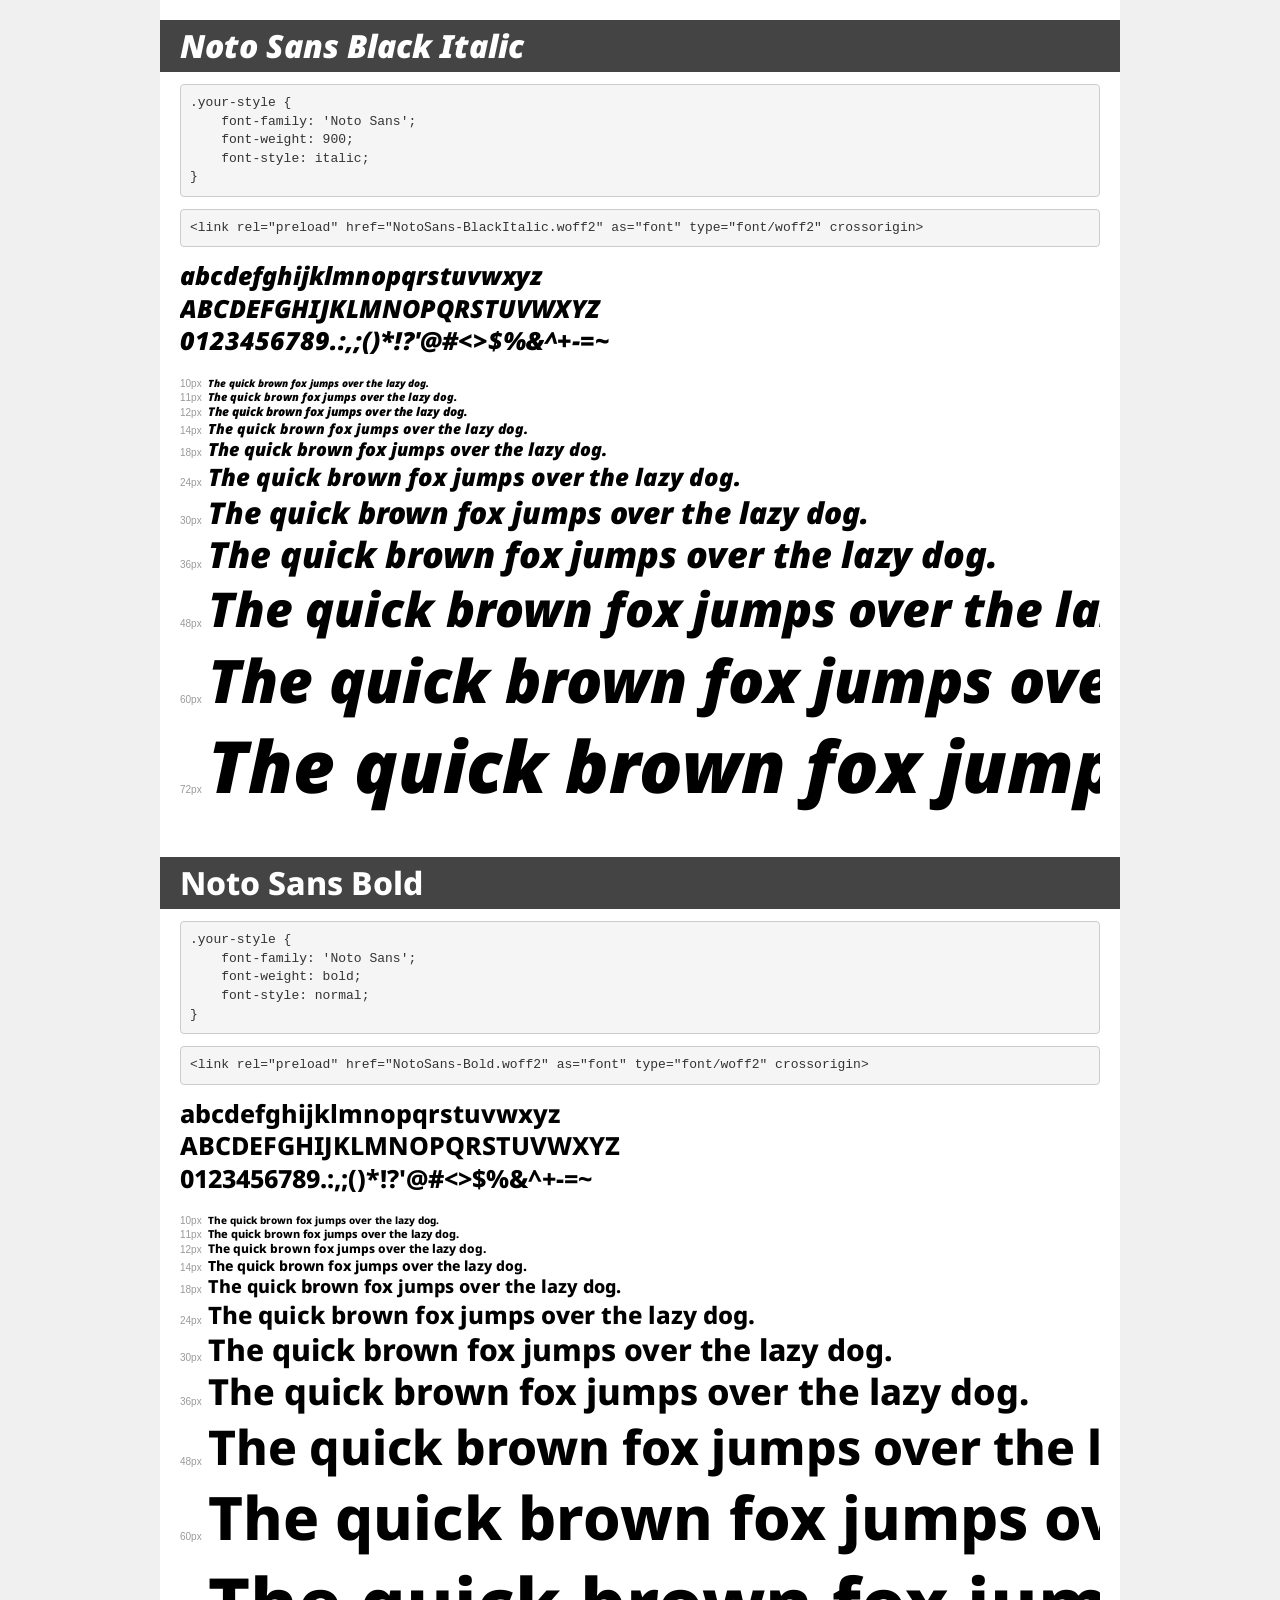
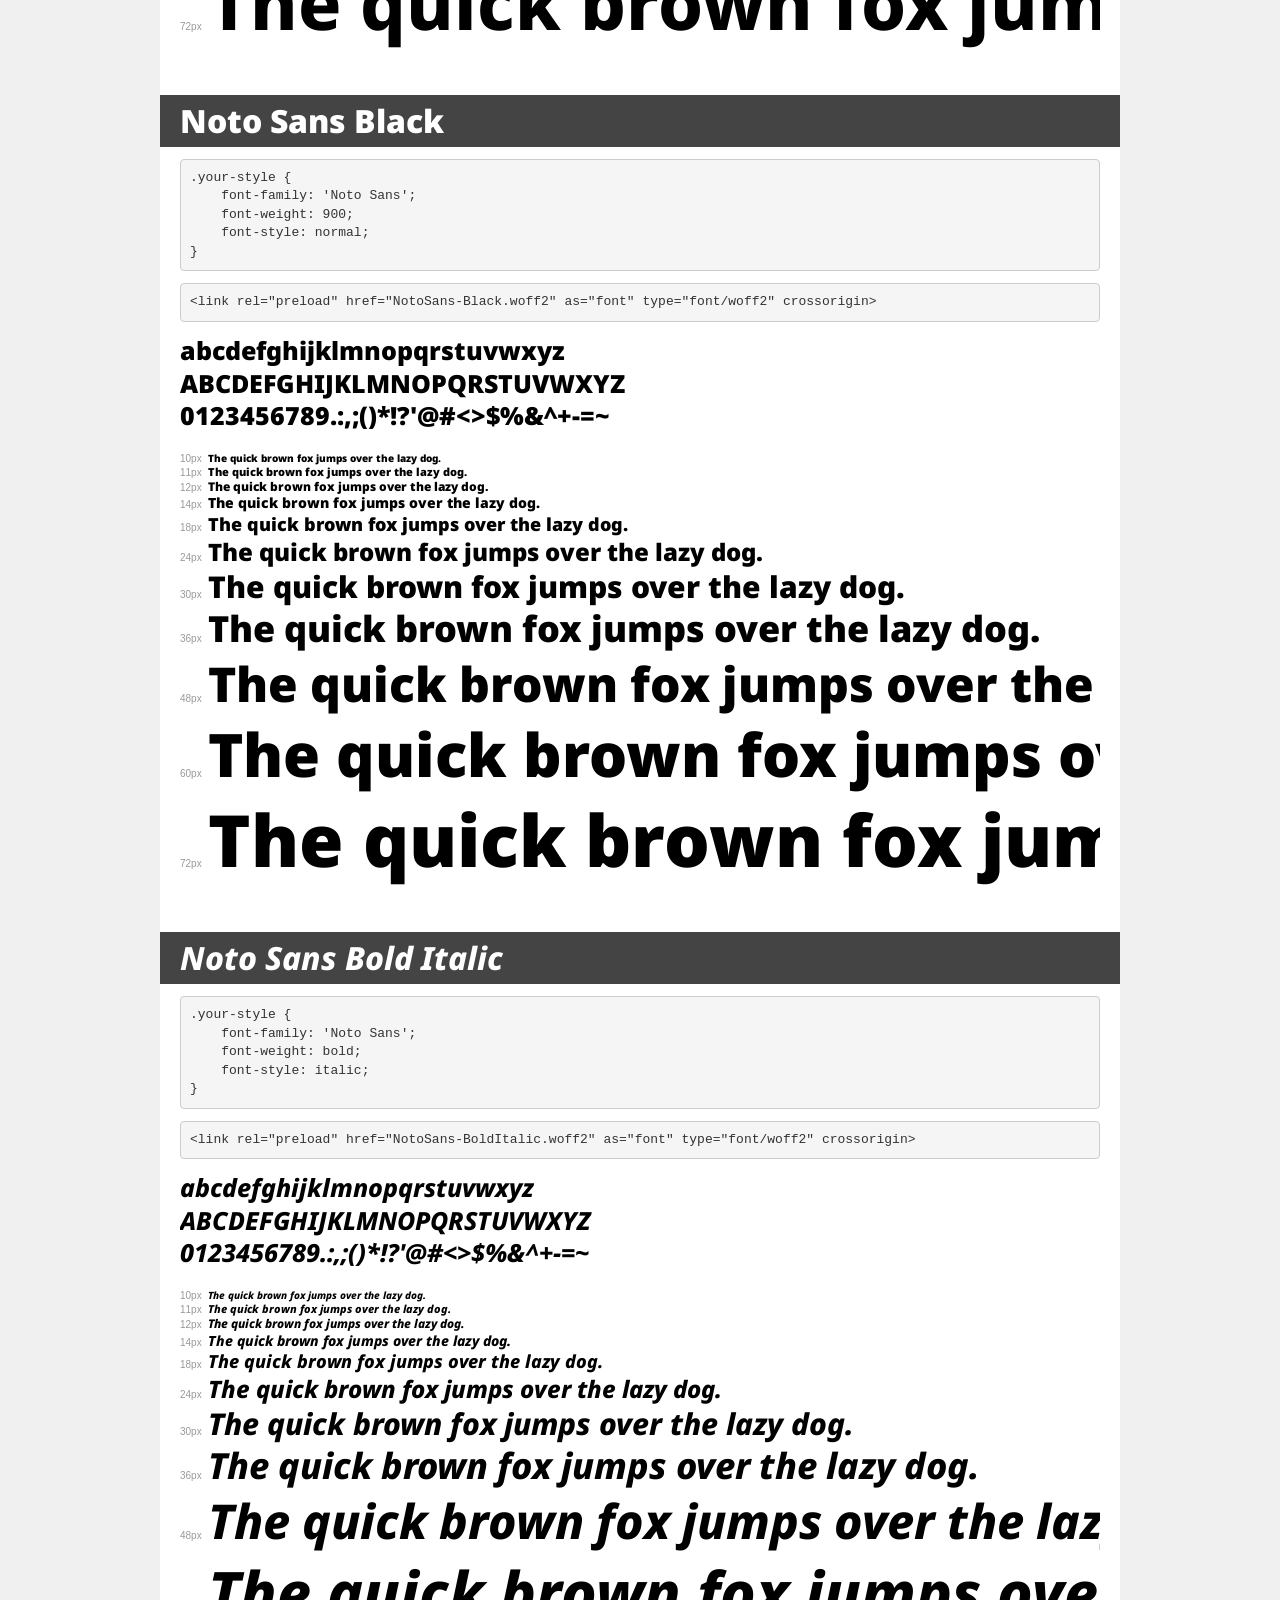
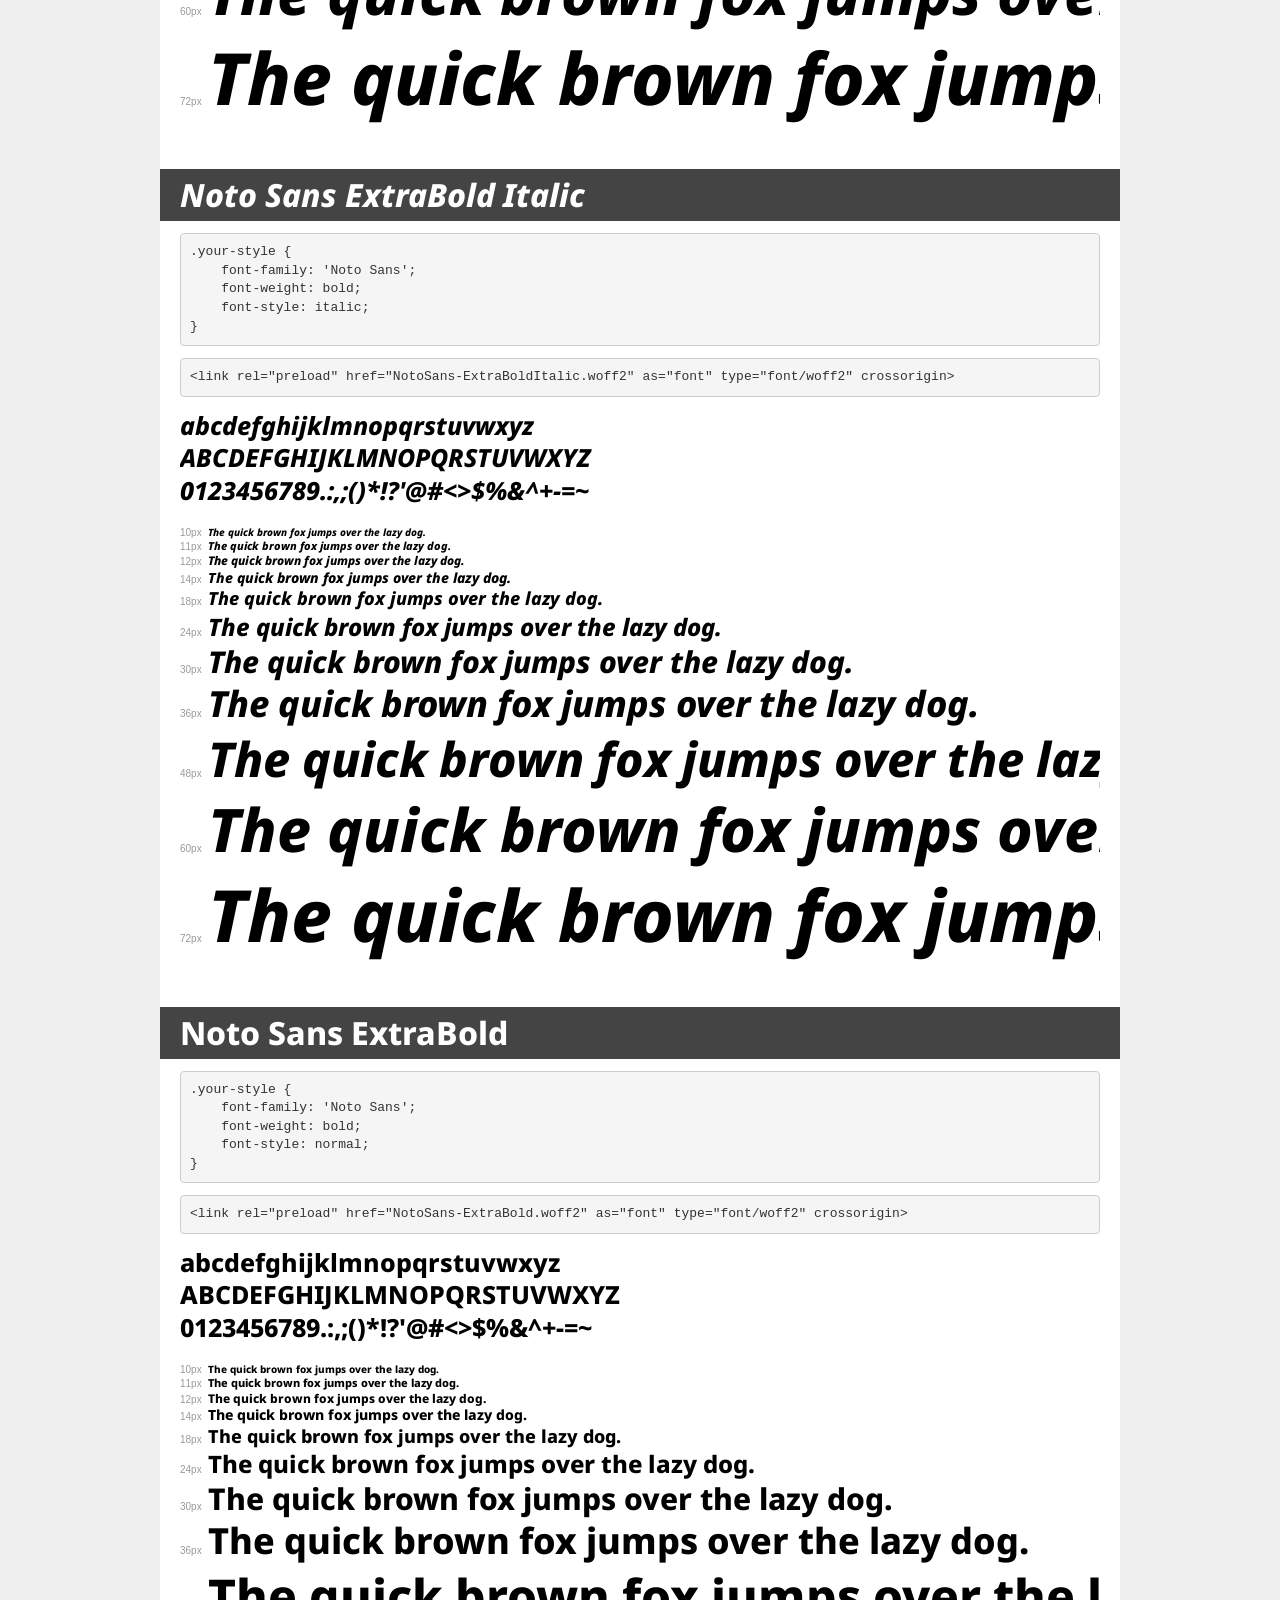
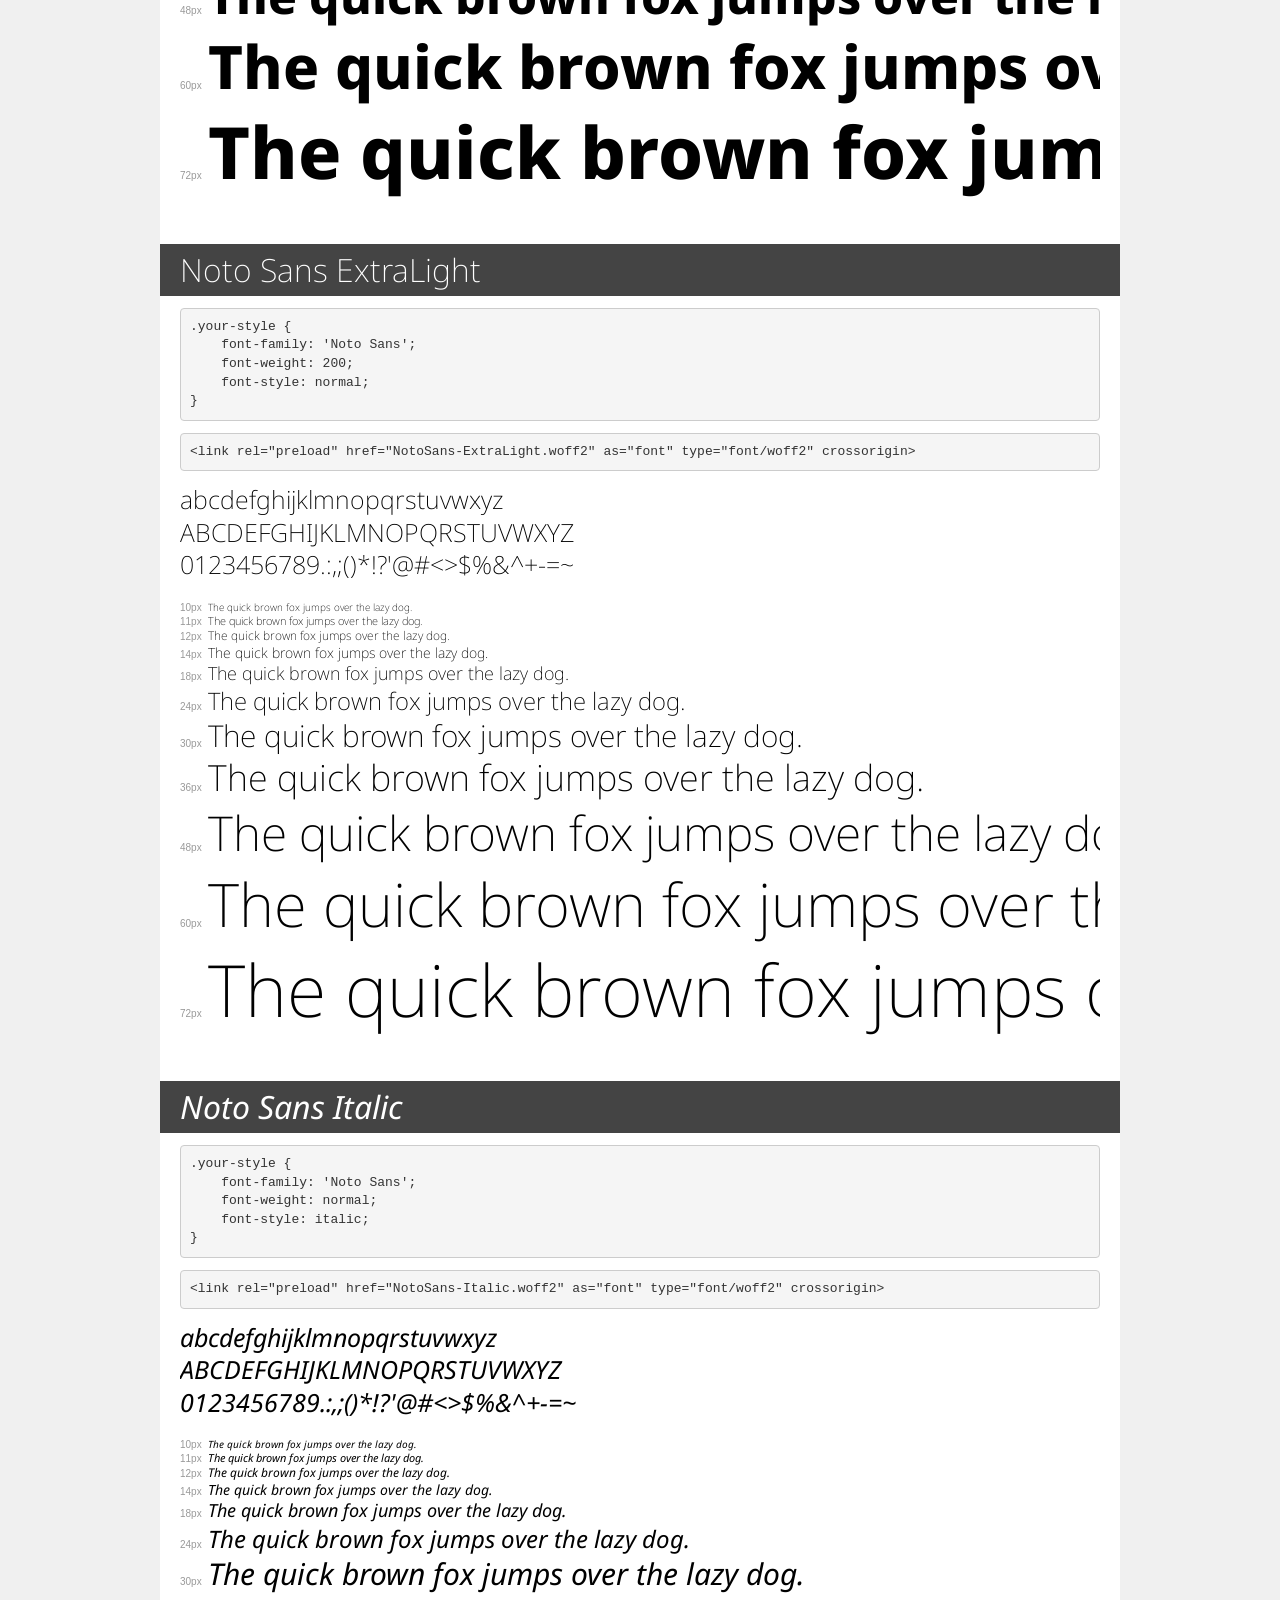
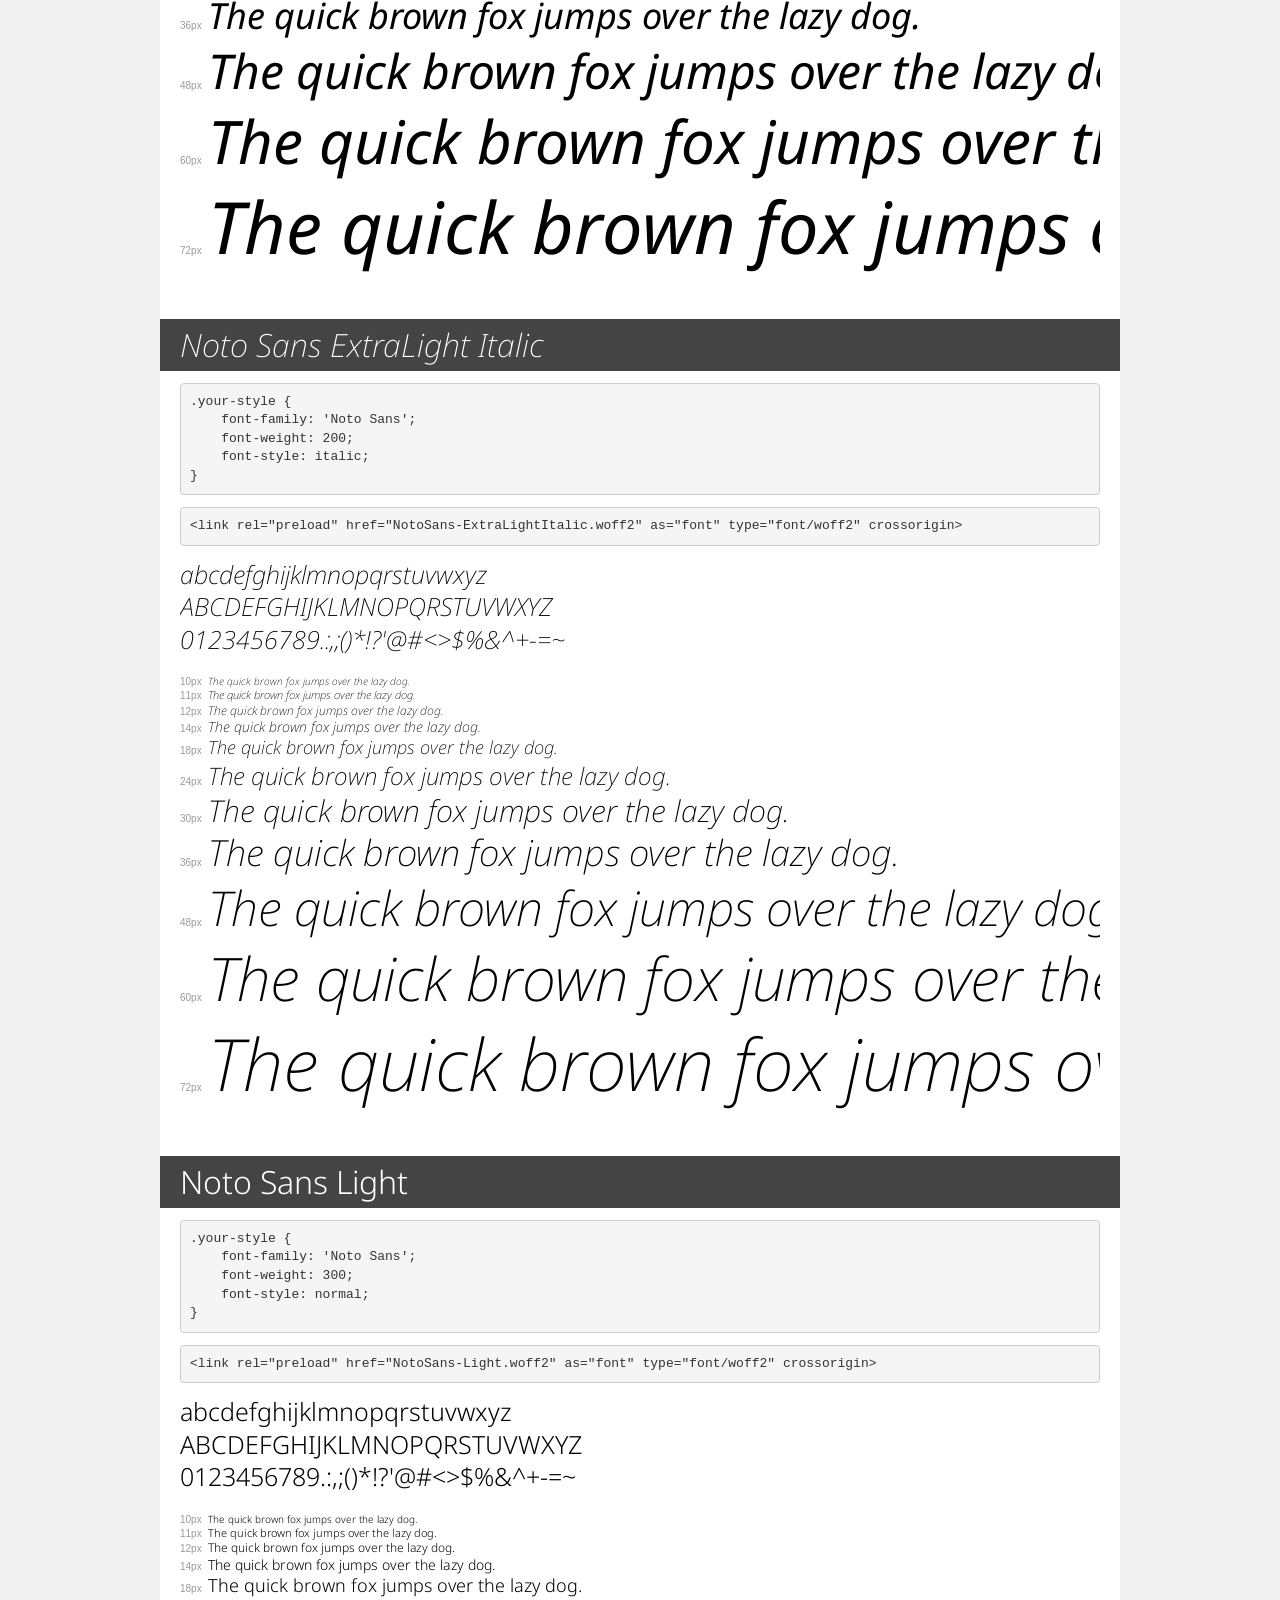
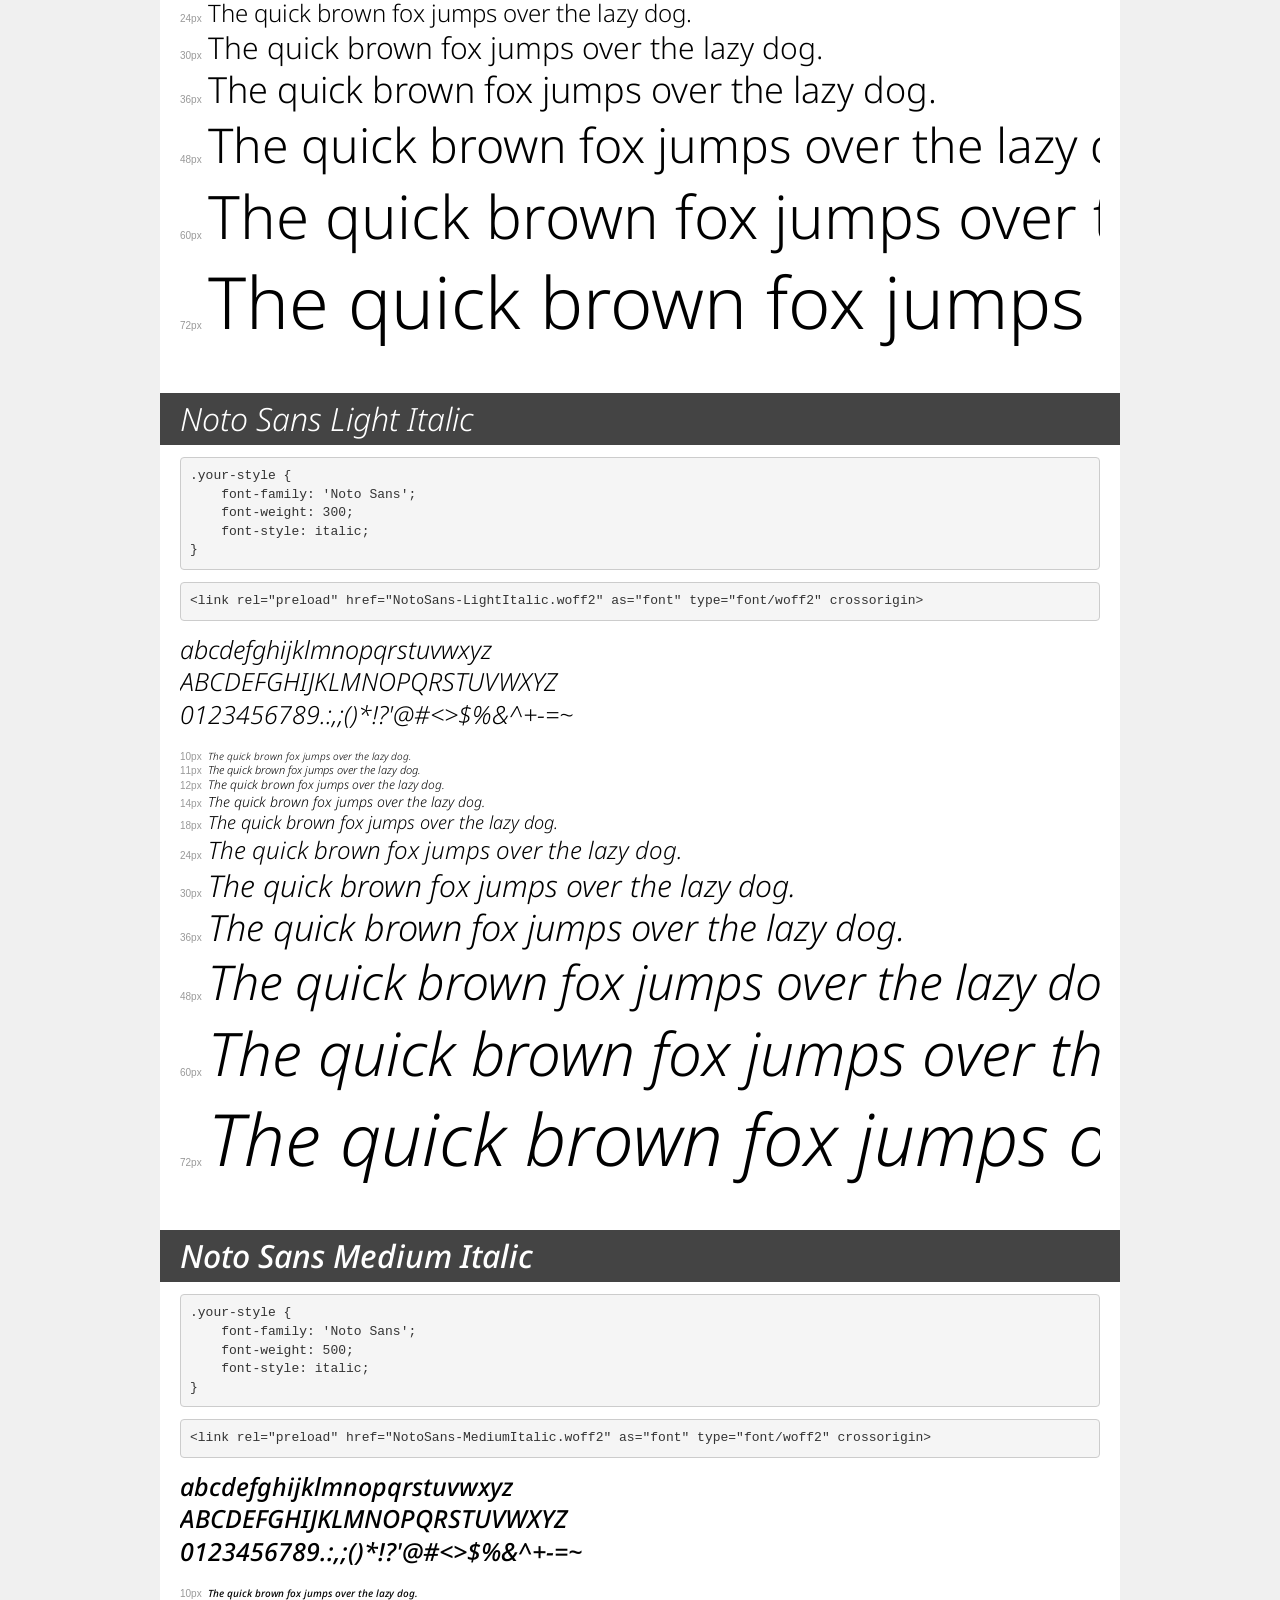
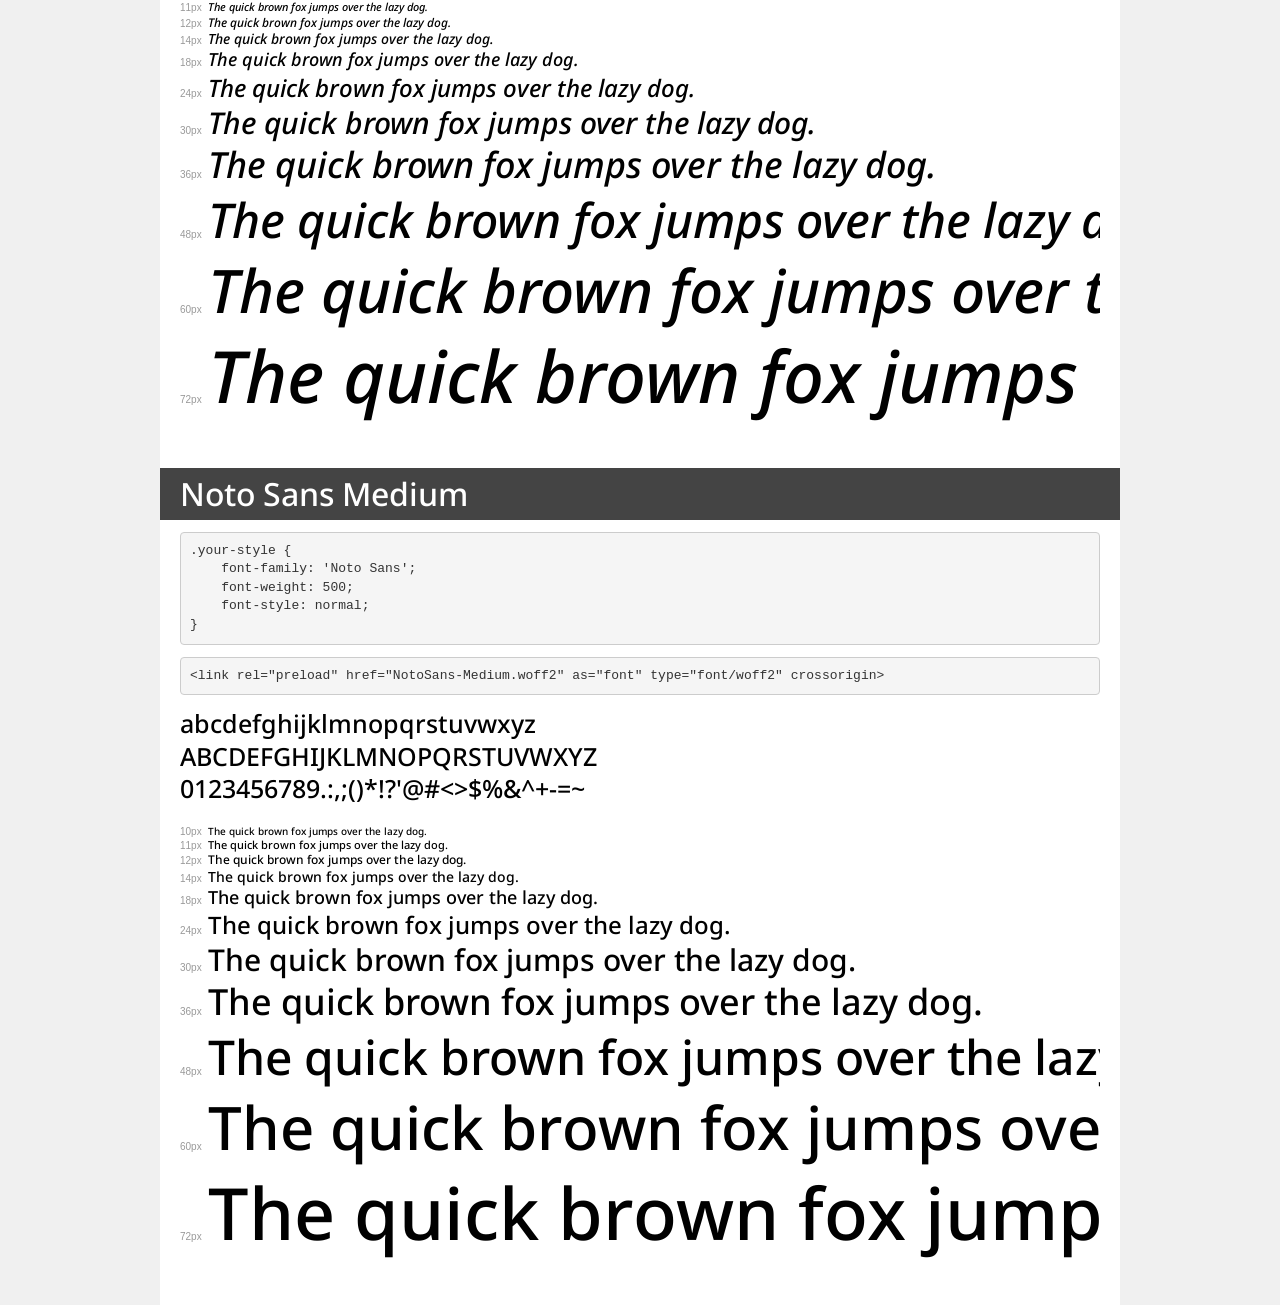
<file: template/assets/font/NotoSans/demo.html>
<!DOCTYPE html>
<html lang="en">
<head>
    <meta charset="utf-8">
    <meta http-equiv="X-UA-Compatible" content="IE=edge">
    <meta name="viewport" content="width=device-width, initial-scale=1">
    <meta name="robots" content="noindex, noarchive">
    <meta name="format-detection" content="telephone=no">
    <title>Transfonter demo</title>
    <link href="stylesheet.css" rel="stylesheet">
    <style>
        /*
        http://meyerweb.com/eric/tools/css/reset/
        v2.0 | 20110126
        License: none (public domain)
        */
        html, body, div, span, applet, object, iframe,
        h1, h2, h3, h4, h5, h6, p, blockquote, pre,
        a, abbr, acronym, address, big, cite, code,
        del, dfn, em, img, ins, kbd, q, s, samp,
        small, strike, strong, sub, sup, tt, var,
        b, u, i, center,
        dl, dt, dd, ol, ul, li,
        fieldset, form, label, legend,
        table, caption, tbody, tfoot, thead, tr, th, td,
        article, aside, canvas, details, embed,
        figure, figcaption, footer, header, hgroup,
        menu, nav, output, ruby, section, summary,
        time, mark, audio, video {
            margin: 0;
            padding: 0;
            border: 0;
            font-size: 100%;
            font: inherit;
            vertical-align: baseline;
        }
        /* HTML5 display-role reset for older browsers */
        article, aside, details, figcaption, figure,
        footer, header, hgroup, menu, nav, section {
            display: block;
        }
        body {
            line-height: 1;
        }
        ol, ul {
            list-style: none;
        }
        blockquote, q {
            quotes: none;
        }
        blockquote:before, blockquote:after,
        q:before, q:after {
            content: '';
            content: none;
        }
        table {
            border-collapse: collapse;
            border-spacing: 0;
        }
        /* demo styles */
        body {
            background: #f0f0f0;
            color: #000;
        }
        .page {
            background: #fff;
            width: 920px;
            margin: 0 auto;
            padding: 20px 20px 0 20px;
            overflow: hidden;
        }
        .font-container {
            overflow-x: auto;
            overflow-y: hidden;
            margin-bottom: 40px;
            line-height: 1.3;
            white-space: nowrap;
            padding-bottom: 5px;
        }
        h1 {
            position: relative;
            background: #444;
            font-size: 32px;
            color: #fff;
            padding: 10px 20px;
            margin: 0 -20px 12px -20px;
        }
        .letters {
            font-size: 25px;
            margin-bottom: 20px;
        }
        .s10:before {
            content: '10px';
        }
        .s11:before {
            content: '11px';
        }
        .s12:before {
            content: '12px';
        }
        .s14:before {
            content: '14px';
        }
        .s18:before {
            content: '18px';
        }
        .s24:before {
            content: '24px';
        }
        .s30:before {
            content: '30px';
        }
        .s36:before {
            content: '36px';
        }
        .s48:before {
            content: '48px';
        }
        .s60:before {
            content: '60px';
        }
        .s72:before {
            content: '72px';
        }
        .s10:before, .s11:before, .s12:before, .s14:before,
        .s18:before, .s24:before, .s30:before, .s36:before,
        .s48:before, .s60:before, .s72:before {
            font-family: Arial, sans-serif;
            font-size: 10px;
            font-weight: normal;
            font-style: normal;
            color: #999;
            padding-right: 6px;
        }
        pre {
            display: block;
            padding: 9px;
            margin: 0 0 12px;
            font-family: Monaco, Menlo, Consolas, "Courier New", monospace;
            font-size: 13px;
            line-height: 1.428571429;
            color: #333;
            font-weight: normal;
            font-style: normal;
            background-color: #f5f5f5;
            border: 1px solid #ccc;
            overflow-x: auto;
            border-radius: 4px;
        }
        /* responsive */
        @media (max-width: 959px) {
            .page {
                width: auto;
                margin: 0;
            }
        }
    </style>
</head>
<body>
<div class="page">
    <div class="demo">
        <h1 style="font-family: 'Noto Sans'; font-weight: 900; font-style: italic;">Noto Sans Black Italic</h1>
        <pre title="Usage">.your-style {
    font-family: 'Noto Sans';
    font-weight: 900;
    font-style: italic;
}</pre>
        <pre title="Preload (optional)">
&lt;link rel=&quot;preload&quot; href=&quot;NotoSans-BlackItalic.woff2&quot; as=&quot;font&quot; type=&quot;font/woff2&quot; crossorigin&gt;</pre>
        <div class="font-container" style="font-family: 'Noto Sans'; font-weight: 900; font-style: italic;">
            <p class="letters">
                abcdefghijklmnopqrstuvwxyz<br>
ABCDEFGHIJKLMNOPQRSTUVWXYZ<br>
                0123456789.:,;()*!?'@#&lt;&gt;$%&^+-=~
            </p>
            <p class="s10" style="font-size: 10px;">The quick brown fox jumps over the lazy dog.</p>
            <p class="s11" style="font-size: 11px;">The quick brown fox jumps over the lazy dog.</p>
            <p class="s12" style="font-size: 12px;">The quick brown fox jumps over the lazy dog.</p>
            <p class="s14" style="font-size: 14px;">The quick brown fox jumps over the lazy dog.</p>
            <p class="s18" style="font-size: 18px;">The quick brown fox jumps over the lazy dog.</p>
            <p class="s24" style="font-size: 24px;">The quick brown fox jumps over the lazy dog.</p>
            <p class="s30" style="font-size: 30px;">The quick brown fox jumps over the lazy dog.</p>
            <p class="s36" style="font-size: 36px;">The quick brown fox jumps over the lazy dog.</p>
            <p class="s48" style="font-size: 48px;">The quick brown fox jumps over the lazy dog.</p>
            <p class="s60" style="font-size: 60px;">The quick brown fox jumps over the lazy dog.</p>
            <p class="s72" style="font-size: 72px;">The quick brown fox jumps over the lazy dog.</p>
        </div>
    </div>

    <div class="demo">
        <h1 style="font-family: 'Noto Sans'; font-weight: bold; font-style: normal;">Noto Sans Bold</h1>
        <pre title="Usage">.your-style {
    font-family: 'Noto Sans';
    font-weight: bold;
    font-style: normal;
}</pre>
        <pre title="Preload (optional)">
&lt;link rel=&quot;preload&quot; href=&quot;NotoSans-Bold.woff2&quot; as=&quot;font&quot; type=&quot;font/woff2&quot; crossorigin&gt;</pre>
        <div class="font-container" style="font-family: 'Noto Sans'; font-weight: bold; font-style: normal;">
            <p class="letters">
                abcdefghijklmnopqrstuvwxyz<br>
ABCDEFGHIJKLMNOPQRSTUVWXYZ<br>
                0123456789.:,;()*!?'@#&lt;&gt;$%&^+-=~
            </p>
            <p class="s10" style="font-size: 10px;">The quick brown fox jumps over the lazy dog.</p>
            <p class="s11" style="font-size: 11px;">The quick brown fox jumps over the lazy dog.</p>
            <p class="s12" style="font-size: 12px;">The quick brown fox jumps over the lazy dog.</p>
            <p class="s14" style="font-size: 14px;">The quick brown fox jumps over the lazy dog.</p>
            <p class="s18" style="font-size: 18px;">The quick brown fox jumps over the lazy dog.</p>
            <p class="s24" style="font-size: 24px;">The quick brown fox jumps over the lazy dog.</p>
            <p class="s30" style="font-size: 30px;">The quick brown fox jumps over the lazy dog.</p>
            <p class="s36" style="font-size: 36px;">The quick brown fox jumps over the lazy dog.</p>
            <p class="s48" style="font-size: 48px;">The quick brown fox jumps over the lazy dog.</p>
            <p class="s60" style="font-size: 60px;">The quick brown fox jumps over the lazy dog.</p>
            <p class="s72" style="font-size: 72px;">The quick brown fox jumps over the lazy dog.</p>
        </div>
    </div>

    <div class="demo">
        <h1 style="font-family: 'Noto Sans'; font-weight: 900; font-style: normal;">Noto Sans Black</h1>
        <pre title="Usage">.your-style {
    font-family: 'Noto Sans';
    font-weight: 900;
    font-style: normal;
}</pre>
        <pre title="Preload (optional)">
&lt;link rel=&quot;preload&quot; href=&quot;NotoSans-Black.woff2&quot; as=&quot;font&quot; type=&quot;font/woff2&quot; crossorigin&gt;</pre>
        <div class="font-container" style="font-family: 'Noto Sans'; font-weight: 900; font-style: normal;">
            <p class="letters">
                abcdefghijklmnopqrstuvwxyz<br>
ABCDEFGHIJKLMNOPQRSTUVWXYZ<br>
                0123456789.:,;()*!?'@#&lt;&gt;$%&^+-=~
            </p>
            <p class="s10" style="font-size: 10px;">The quick brown fox jumps over the lazy dog.</p>
            <p class="s11" style="font-size: 11px;">The quick brown fox jumps over the lazy dog.</p>
            <p class="s12" style="font-size: 12px;">The quick brown fox jumps over the lazy dog.</p>
            <p class="s14" style="font-size: 14px;">The quick brown fox jumps over the lazy dog.</p>
            <p class="s18" style="font-size: 18px;">The quick brown fox jumps over the lazy dog.</p>
            <p class="s24" style="font-size: 24px;">The quick brown fox jumps over the lazy dog.</p>
            <p class="s30" style="font-size: 30px;">The quick brown fox jumps over the lazy dog.</p>
            <p class="s36" style="font-size: 36px;">The quick brown fox jumps over the lazy dog.</p>
            <p class="s48" style="font-size: 48px;">The quick brown fox jumps over the lazy dog.</p>
            <p class="s60" style="font-size: 60px;">The quick brown fox jumps over the lazy dog.</p>
            <p class="s72" style="font-size: 72px;">The quick brown fox jumps over the lazy dog.</p>
        </div>
    </div>

    <div class="demo">
        <h1 style="font-family: 'Noto Sans'; font-weight: bold; font-style: italic;">Noto Sans Bold Italic</h1>
        <pre title="Usage">.your-style {
    font-family: 'Noto Sans';
    font-weight: bold;
    font-style: italic;
}</pre>
        <pre title="Preload (optional)">
&lt;link rel=&quot;preload&quot; href=&quot;NotoSans-BoldItalic.woff2&quot; as=&quot;font&quot; type=&quot;font/woff2&quot; crossorigin&gt;</pre>
        <div class="font-container" style="font-family: 'Noto Sans'; font-weight: bold; font-style: italic;">
            <p class="letters">
                abcdefghijklmnopqrstuvwxyz<br>
ABCDEFGHIJKLMNOPQRSTUVWXYZ<br>
                0123456789.:,;()*!?'@#&lt;&gt;$%&^+-=~
            </p>
            <p class="s10" style="font-size: 10px;">The quick brown fox jumps over the lazy dog.</p>
            <p class="s11" style="font-size: 11px;">The quick brown fox jumps over the lazy dog.</p>
            <p class="s12" style="font-size: 12px;">The quick brown fox jumps over the lazy dog.</p>
            <p class="s14" style="font-size: 14px;">The quick brown fox jumps over the lazy dog.</p>
            <p class="s18" style="font-size: 18px;">The quick brown fox jumps over the lazy dog.</p>
            <p class="s24" style="font-size: 24px;">The quick brown fox jumps over the lazy dog.</p>
            <p class="s30" style="font-size: 30px;">The quick brown fox jumps over the lazy dog.</p>
            <p class="s36" style="font-size: 36px;">The quick brown fox jumps over the lazy dog.</p>
            <p class="s48" style="font-size: 48px;">The quick brown fox jumps over the lazy dog.</p>
            <p class="s60" style="font-size: 60px;">The quick brown fox jumps over the lazy dog.</p>
            <p class="s72" style="font-size: 72px;">The quick brown fox jumps over the lazy dog.</p>
        </div>
    </div>

    <div class="demo">
        <h1 style="font-family: 'Noto Sans'; font-weight: bold; font-style: italic;">Noto Sans ExtraBold Italic</h1>
        <pre title="Usage">.your-style {
    font-family: 'Noto Sans';
    font-weight: bold;
    font-style: italic;
}</pre>
        <pre title="Preload (optional)">
&lt;link rel=&quot;preload&quot; href=&quot;NotoSans-ExtraBoldItalic.woff2&quot; as=&quot;font&quot; type=&quot;font/woff2&quot; crossorigin&gt;</pre>
        <div class="font-container" style="font-family: 'Noto Sans'; font-weight: bold; font-style: italic;">
            <p class="letters">
                abcdefghijklmnopqrstuvwxyz<br>
ABCDEFGHIJKLMNOPQRSTUVWXYZ<br>
                0123456789.:,;()*!?'@#&lt;&gt;$%&^+-=~
            </p>
            <p class="s10" style="font-size: 10px;">The quick brown fox jumps over the lazy dog.</p>
            <p class="s11" style="font-size: 11px;">The quick brown fox jumps over the lazy dog.</p>
            <p class="s12" style="font-size: 12px;">The quick brown fox jumps over the lazy dog.</p>
            <p class="s14" style="font-size: 14px;">The quick brown fox jumps over the lazy dog.</p>
            <p class="s18" style="font-size: 18px;">The quick brown fox jumps over the lazy dog.</p>
            <p class="s24" style="font-size: 24px;">The quick brown fox jumps over the lazy dog.</p>
            <p class="s30" style="font-size: 30px;">The quick brown fox jumps over the lazy dog.</p>
            <p class="s36" style="font-size: 36px;">The quick brown fox jumps over the lazy dog.</p>
            <p class="s48" style="font-size: 48px;">The quick brown fox jumps over the lazy dog.</p>
            <p class="s60" style="font-size: 60px;">The quick brown fox jumps over the lazy dog.</p>
            <p class="s72" style="font-size: 72px;">The quick brown fox jumps over the lazy dog.</p>
        </div>
    </div>

    <div class="demo">
        <h1 style="font-family: 'Noto Sans'; font-weight: bold; font-style: normal;">Noto Sans ExtraBold</h1>
        <pre title="Usage">.your-style {
    font-family: 'Noto Sans';
    font-weight: bold;
    font-style: normal;
}</pre>
        <pre title="Preload (optional)">
&lt;link rel=&quot;preload&quot; href=&quot;NotoSans-ExtraBold.woff2&quot; as=&quot;font&quot; type=&quot;font/woff2&quot; crossorigin&gt;</pre>
        <div class="font-container" style="font-family: 'Noto Sans'; font-weight: bold; font-style: normal;">
            <p class="letters">
                abcdefghijklmnopqrstuvwxyz<br>
ABCDEFGHIJKLMNOPQRSTUVWXYZ<br>
                0123456789.:,;()*!?'@#&lt;&gt;$%&^+-=~
            </p>
            <p class="s10" style="font-size: 10px;">The quick brown fox jumps over the lazy dog.</p>
            <p class="s11" style="font-size: 11px;">The quick brown fox jumps over the lazy dog.</p>
            <p class="s12" style="font-size: 12px;">The quick brown fox jumps over the lazy dog.</p>
            <p class="s14" style="font-size: 14px;">The quick brown fox jumps over the lazy dog.</p>
            <p class="s18" style="font-size: 18px;">The quick brown fox jumps over the lazy dog.</p>
            <p class="s24" style="font-size: 24px;">The quick brown fox jumps over the lazy dog.</p>
            <p class="s30" style="font-size: 30px;">The quick brown fox jumps over the lazy dog.</p>
            <p class="s36" style="font-size: 36px;">The quick brown fox jumps over the lazy dog.</p>
            <p class="s48" style="font-size: 48px;">The quick brown fox jumps over the lazy dog.</p>
            <p class="s60" style="font-size: 60px;">The quick brown fox jumps over the lazy dog.</p>
            <p class="s72" style="font-size: 72px;">The quick brown fox jumps over the lazy dog.</p>
        </div>
    </div>

    <div class="demo">
        <h1 style="font-family: 'Noto Sans'; font-weight: 200; font-style: normal;">Noto Sans ExtraLight</h1>
        <pre title="Usage">.your-style {
    font-family: 'Noto Sans';
    font-weight: 200;
    font-style: normal;
}</pre>
        <pre title="Preload (optional)">
&lt;link rel=&quot;preload&quot; href=&quot;NotoSans-ExtraLight.woff2&quot; as=&quot;font&quot; type=&quot;font/woff2&quot; crossorigin&gt;</pre>
        <div class="font-container" style="font-family: 'Noto Sans'; font-weight: 200; font-style: normal;">
            <p class="letters">
                abcdefghijklmnopqrstuvwxyz<br>
ABCDEFGHIJKLMNOPQRSTUVWXYZ<br>
                0123456789.:,;()*!?'@#&lt;&gt;$%&^+-=~
            </p>
            <p class="s10" style="font-size: 10px;">The quick brown fox jumps over the lazy dog.</p>
            <p class="s11" style="font-size: 11px;">The quick brown fox jumps over the lazy dog.</p>
            <p class="s12" style="font-size: 12px;">The quick brown fox jumps over the lazy dog.</p>
            <p class="s14" style="font-size: 14px;">The quick brown fox jumps over the lazy dog.</p>
            <p class="s18" style="font-size: 18px;">The quick brown fox jumps over the lazy dog.</p>
            <p class="s24" style="font-size: 24px;">The quick brown fox jumps over the lazy dog.</p>
            <p class="s30" style="font-size: 30px;">The quick brown fox jumps over the lazy dog.</p>
            <p class="s36" style="font-size: 36px;">The quick brown fox jumps over the lazy dog.</p>
            <p class="s48" style="font-size: 48px;">The quick brown fox jumps over the lazy dog.</p>
            <p class="s60" style="font-size: 60px;">The quick brown fox jumps over the lazy dog.</p>
            <p class="s72" style="font-size: 72px;">The quick brown fox jumps over the lazy dog.</p>
        </div>
    </div>

    <div class="demo">
        <h1 style="font-family: 'Noto Sans'; font-weight: normal; font-style: italic;">Noto Sans Italic</h1>
        <pre title="Usage">.your-style {
    font-family: 'Noto Sans';
    font-weight: normal;
    font-style: italic;
}</pre>
        <pre title="Preload (optional)">
&lt;link rel=&quot;preload&quot; href=&quot;NotoSans-Italic.woff2&quot; as=&quot;font&quot; type=&quot;font/woff2&quot; crossorigin&gt;</pre>
        <div class="font-container" style="font-family: 'Noto Sans'; font-weight: normal; font-style: italic;">
            <p class="letters">
                abcdefghijklmnopqrstuvwxyz<br>
ABCDEFGHIJKLMNOPQRSTUVWXYZ<br>
                0123456789.:,;()*!?'@#&lt;&gt;$%&^+-=~
            </p>
            <p class="s10" style="font-size: 10px;">The quick brown fox jumps over the lazy dog.</p>
            <p class="s11" style="font-size: 11px;">The quick brown fox jumps over the lazy dog.</p>
            <p class="s12" style="font-size: 12px;">The quick brown fox jumps over the lazy dog.</p>
            <p class="s14" style="font-size: 14px;">The quick brown fox jumps over the lazy dog.</p>
            <p class="s18" style="font-size: 18px;">The quick brown fox jumps over the lazy dog.</p>
            <p class="s24" style="font-size: 24px;">The quick brown fox jumps over the lazy dog.</p>
            <p class="s30" style="font-size: 30px;">The quick brown fox jumps over the lazy dog.</p>
            <p class="s36" style="font-size: 36px;">The quick brown fox jumps over the lazy dog.</p>
            <p class="s48" style="font-size: 48px;">The quick brown fox jumps over the lazy dog.</p>
            <p class="s60" style="font-size: 60px;">The quick brown fox jumps over the lazy dog.</p>
            <p class="s72" style="font-size: 72px;">The quick brown fox jumps over the lazy dog.</p>
        </div>
    </div>

    <div class="demo">
        <h1 style="font-family: 'Noto Sans'; font-weight: 200; font-style: italic;">Noto Sans ExtraLight Italic</h1>
        <pre title="Usage">.your-style {
    font-family: 'Noto Sans';
    font-weight: 200;
    font-style: italic;
}</pre>
        <pre title="Preload (optional)">
&lt;link rel=&quot;preload&quot; href=&quot;NotoSans-ExtraLightItalic.woff2&quot; as=&quot;font&quot; type=&quot;font/woff2&quot; crossorigin&gt;</pre>
        <div class="font-container" style="font-family: 'Noto Sans'; font-weight: 200; font-style: italic;">
            <p class="letters">
                abcdefghijklmnopqrstuvwxyz<br>
ABCDEFGHIJKLMNOPQRSTUVWXYZ<br>
                0123456789.:,;()*!?'@#&lt;&gt;$%&^+-=~
            </p>
            <p class="s10" style="font-size: 10px;">The quick brown fox jumps over the lazy dog.</p>
            <p class="s11" style="font-size: 11px;">The quick brown fox jumps over the lazy dog.</p>
            <p class="s12" style="font-size: 12px;">The quick brown fox jumps over the lazy dog.</p>
            <p class="s14" style="font-size: 14px;">The quick brown fox jumps over the lazy dog.</p>
            <p class="s18" style="font-size: 18px;">The quick brown fox jumps over the lazy dog.</p>
            <p class="s24" style="font-size: 24px;">The quick brown fox jumps over the lazy dog.</p>
            <p class="s30" style="font-size: 30px;">The quick brown fox jumps over the lazy dog.</p>
            <p class="s36" style="font-size: 36px;">The quick brown fox jumps over the lazy dog.</p>
            <p class="s48" style="font-size: 48px;">The quick brown fox jumps over the lazy dog.</p>
            <p class="s60" style="font-size: 60px;">The quick brown fox jumps over the lazy dog.</p>
            <p class="s72" style="font-size: 72px;">The quick brown fox jumps over the lazy dog.</p>
        </div>
    </div>

    <div class="demo">
        <h1 style="font-family: 'Noto Sans'; font-weight: 300; font-style: normal;">Noto Sans Light</h1>
        <pre title="Usage">.your-style {
    font-family: 'Noto Sans';
    font-weight: 300;
    font-style: normal;
}</pre>
        <pre title="Preload (optional)">
&lt;link rel=&quot;preload&quot; href=&quot;NotoSans-Light.woff2&quot; as=&quot;font&quot; type=&quot;font/woff2&quot; crossorigin&gt;</pre>
        <div class="font-container" style="font-family: 'Noto Sans'; font-weight: 300; font-style: normal;">
            <p class="letters">
                abcdefghijklmnopqrstuvwxyz<br>
ABCDEFGHIJKLMNOPQRSTUVWXYZ<br>
                0123456789.:,;()*!?'@#&lt;&gt;$%&^+-=~
            </p>
            <p class="s10" style="font-size: 10px;">The quick brown fox jumps over the lazy dog.</p>
            <p class="s11" style="font-size: 11px;">The quick brown fox jumps over the lazy dog.</p>
            <p class="s12" style="font-size: 12px;">The quick brown fox jumps over the lazy dog.</p>
            <p class="s14" style="font-size: 14px;">The quick brown fox jumps over the lazy dog.</p>
            <p class="s18" style="font-size: 18px;">The quick brown fox jumps over the lazy dog.</p>
            <p class="s24" style="font-size: 24px;">The quick brown fox jumps over the lazy dog.</p>
            <p class="s30" style="font-size: 30px;">The quick brown fox jumps over the lazy dog.</p>
            <p class="s36" style="font-size: 36px;">The quick brown fox jumps over the lazy dog.</p>
            <p class="s48" style="font-size: 48px;">The quick brown fox jumps over the lazy dog.</p>
            <p class="s60" style="font-size: 60px;">The quick brown fox jumps over the lazy dog.</p>
            <p class="s72" style="font-size: 72px;">The quick brown fox jumps over the lazy dog.</p>
        </div>
    </div>

    <div class="demo">
        <h1 style="font-family: 'Noto Sans'; font-weight: 300; font-style: italic;">Noto Sans Light Italic</h1>
        <pre title="Usage">.your-style {
    font-family: 'Noto Sans';
    font-weight: 300;
    font-style: italic;
}</pre>
        <pre title="Preload (optional)">
&lt;link rel=&quot;preload&quot; href=&quot;NotoSans-LightItalic.woff2&quot; as=&quot;font&quot; type=&quot;font/woff2&quot; crossorigin&gt;</pre>
        <div class="font-container" style="font-family: 'Noto Sans'; font-weight: 300; font-style: italic;">
            <p class="letters">
                abcdefghijklmnopqrstuvwxyz<br>
ABCDEFGHIJKLMNOPQRSTUVWXYZ<br>
                0123456789.:,;()*!?'@#&lt;&gt;$%&^+-=~
            </p>
            <p class="s10" style="font-size: 10px;">The quick brown fox jumps over the lazy dog.</p>
            <p class="s11" style="font-size: 11px;">The quick brown fox jumps over the lazy dog.</p>
            <p class="s12" style="font-size: 12px;">The quick brown fox jumps over the lazy dog.</p>
            <p class="s14" style="font-size: 14px;">The quick brown fox jumps over the lazy dog.</p>
            <p class="s18" style="font-size: 18px;">The quick brown fox jumps over the lazy dog.</p>
            <p class="s24" style="font-size: 24px;">The quick brown fox jumps over the lazy dog.</p>
            <p class="s30" style="font-size: 30px;">The quick brown fox jumps over the lazy dog.</p>
            <p class="s36" style="font-size: 36px;">The quick brown fox jumps over the lazy dog.</p>
            <p class="s48" style="font-size: 48px;">The quick brown fox jumps over the lazy dog.</p>
            <p class="s60" style="font-size: 60px;">The quick brown fox jumps over the lazy dog.</p>
            <p class="s72" style="font-size: 72px;">The quick brown fox jumps over the lazy dog.</p>
        </div>
    </div>

    <div class="demo">
        <h1 style="font-family: 'Noto Sans'; font-weight: 500; font-style: italic;">Noto Sans Medium Italic</h1>
        <pre title="Usage">.your-style {
    font-family: 'Noto Sans';
    font-weight: 500;
    font-style: italic;
}</pre>
        <pre title="Preload (optional)">
&lt;link rel=&quot;preload&quot; href=&quot;NotoSans-MediumItalic.woff2&quot; as=&quot;font&quot; type=&quot;font/woff2&quot; crossorigin&gt;</pre>
        <div class="font-container" style="font-family: 'Noto Sans'; font-weight: 500; font-style: italic;">
            <p class="letters">
                abcdefghijklmnopqrstuvwxyz<br>
ABCDEFGHIJKLMNOPQRSTUVWXYZ<br>
                0123456789.:,;()*!?'@#&lt;&gt;$%&^+-=~
            </p>
            <p class="s10" style="font-size: 10px;">The quick brown fox jumps over the lazy dog.</p>
            <p class="s11" style="font-size: 11px;">The quick brown fox jumps over the lazy dog.</p>
            <p class="s12" style="font-size: 12px;">The quick brown fox jumps over the lazy dog.</p>
            <p class="s14" style="font-size: 14px;">The quick brown fox jumps over the lazy dog.</p>
            <p class="s18" style="font-size: 18px;">The quick brown fox jumps over the lazy dog.</p>
            <p class="s24" style="font-size: 24px;">The quick brown fox jumps over the lazy dog.</p>
            <p class="s30" style="font-size: 30px;">The quick brown fox jumps over the lazy dog.</p>
            <p class="s36" style="font-size: 36px;">The quick brown fox jumps over the lazy dog.</p>
            <p class="s48" style="font-size: 48px;">The quick brown fox jumps over the lazy dog.</p>
            <p class="s60" style="font-size: 60px;">The quick brown fox jumps over the lazy dog.</p>
            <p class="s72" style="font-size: 72px;">The quick brown fox jumps over the lazy dog.</p>
        </div>
    </div>

    <div class="demo">
        <h1 style="font-family: 'Noto Sans'; font-weight: 500; font-style: normal;">Noto Sans Medium</h1>
        <pre title="Usage">.your-style {
    font-family: 'Noto Sans';
    font-weight: 500;
    font-style: normal;
}</pre>
        <pre title="Preload (optional)">
&lt;link rel=&quot;preload&quot; href=&quot;NotoSans-Medium.woff2&quot; as=&quot;font&quot; type=&quot;font/woff2&quot; crossorigin&gt;</pre>
        <div class="font-container" style="font-family: 'Noto Sans'; font-weight: 500; font-style: normal;">
            <p class="letters">
                abcdefghijklmnopqrstuvwxyz<br>
ABCDEFGHIJKLMNOPQRSTUVWXYZ<br>
                0123456789.:,;()*!?'@#&lt;&gt;$%&^+-=~
            </p>
            <p class="s10" style="font-size: 10px;">The quick brown fox jumps over the lazy dog.</p>
            <p class="s11" style="font-size: 11px;">The quick brown fox jumps over the lazy dog.</p>
            <p class="s12" style="font-size: 12px;">The quick brown fox jumps over the lazy dog.</p>
            <p class="s14" style="font-size: 14px;">The quick brown fox jumps over the lazy dog.</p>
            <p class="s18" style="font-size: 18px;">The quick brown fox jumps over the lazy dog.</p>
            <p class="s24" style="font-size: 24px;">The quick brown fox jumps over the lazy dog.</p>
            <p class="s30" style="font-size: 30px;">The quick brown fox jumps over the lazy dog.</p>
            <p class="s36" style="font-size: 36px;">The quick brown fox jumps over the lazy dog.</p>
            <p class="s48" style="font-size: 48px;">The quick brown fox jumps over the lazy dog.</p>
            <p class="s60" style="font-size: 60px;">The quick brown fox jumps over the lazy dog.</p>
            <p class="s72" style="font-size: 72px;">The quick brown fox jumps over the lazy dog.</p>
        </div>
    </div>

</div>
</body>
</html>
</file>
<file: template/js/library/themify-icons/demo-files/demo.css>
body {
	font: normal 1em/1.5em Arial, Helvetica, sans-serif;
	max-width: 90%;
	margin: 30px auto 0;
}
h1, h3 {
	font-weight: normal;
}
h3 {
	font-size: 1.4;
	text-transform: uppercase;
	letter-spacing: 1px;
}

.icon-section {
	margin: 0 0 3em;
	clear: both;
	overflow: hidden;
}
.icon-container {
	width: 240px; 
	padding: .7em 0;
	float: left; 
	position: relative;
	text-align: left;
}
.icon-container [class^="ti-"], 
.icon-container [class*=" ti-"] {
	color: #000;
	position: absolute;
	margin-top: 3px;
	transition: .3s;
}
.icon-container:hover [class^="ti-"],
.icon-container:hover [class*=" ti-"] {
	font-size: 2.2em;
	margin-top: -5px;
}
.icon-container:hover .icon-name {
	color: #000;
}
.icon-name {
	color: #aaa;
	margin-left: 35px;
	font-size: .8em;
	transition: .3s;
}
.icon-container:hover .icon-name {
	margin-left: 45px;
}
</file>
<file: template/js/library/themify-icons/themify-icons.css>
@font-face {
	font-family: 'themify';
	src:url('fonts/themify.eot?-fvbane');
	src:url('fonts/themify.eot?#iefix-fvbane') format('embedded-opentype'),
		url('fonts/themify.woff?-fvbane') format('woff'),
		url('fonts/themify.ttf?-fvbane') format('truetype'),
		url('fonts/themify.svg?-fvbane#themify') format('svg');
	font-weight: normal;
	font-style: normal;
}

[class^="ti-"], [class*=" ti-"] {
	font-family: 'themify';
	speak: none;
	font-style: normal;
	font-weight: normal;
	font-variant: normal;
	text-transform: none;
	line-height: 1;

	/* Better Font Rendering =========== */
	-webkit-font-smoothing: antialiased;
	-moz-osx-font-smoothing: grayscale;
}

.ti-wand:before {
	content: "\e600";
}
.ti-volume:before {
	content: "\e601";
}
.ti-user:before {
	content: "\e602";
}
.ti-unlock:before {
	content: "\e603";
}
.ti-unlink:before {
	content: "\e604";
}
.ti-trash:before {
	content: "\e605";
}
.ti-thought:before {
	content: "\e606";
}
.ti-target:before {
	content: "\e607";
}
.ti-tag:before {
	content: "\e608";
}
.ti-tablet:before {
	content: "\e609";
}
.ti-star:before {
	content: "\e60a";
}
.ti-spray:before {
	content: "\e60b";
}
.ti-signal:before {
	content: "\e60c";
}
.ti-shopping-cart:before {
	content: "\e60d";
}
.ti-shopping-cart-full:before {
	content: "\e60e";
}
.ti-settings:before {
	content: "\e60f";
}
.ti-search:before {
	content: "\e610";
}
.ti-zoom-in:before {
	content: "\e611";
}
.ti-zoom-out:before {
	content: "\e612";
}
.ti-cut:before {
	content: "\e613";
}
.ti-ruler:before {
	content: "\e614";
}
.ti-ruler-pencil:before {
	content: "\e615";
}
.ti-ruler-alt:before {
	content: "\e616";
}
.ti-bookmark:before {
	content: "\e617";
}
.ti-bookmark-alt:before {
	content: "\e618";
}
.ti-reload:before {
	content: "\e619";
}
.ti-plus:before {
	content: "\e61a";
}
.ti-pin:before {
	content: "\e61b";
}
.ti-pencil:before {
	content: "\e61c";
}
.ti-pencil-alt:before {
	content: "\e61d";
}
.ti-paint-roller:before {
	content: "\e61e";
}
.ti-paint-bucket:before {
	content: "\e61f";
}
.ti-na:before {
	content: "\e620";
}
.ti-mobile:before {
	content: "\e621";
}
.ti-minus:before {
	content: "\e622";
}
.ti-medall:before {
	content: "\e623";
}
.ti-medall-alt:before {
	content: "\e624";
}
.ti-marker:before {
	content: "\e625";
}
.ti-marker-alt:before {
	content: "\e626";
}
.ti-arrow-up:before {
	content: "\e627";
}
.ti-arrow-right:before {
	content: "\e628";
}
.ti-arrow-left:before {
	content: "\e629";
}
.ti-arrow-down:before {
	content: "\e62a";
}
.ti-lock:before {
	content: "\e62b";
}
.ti-location-arrow:before {
	content: "\e62c";
}
.ti-link:before {
	content: "\e62d";
}
.ti-layout:before {
	content: "\e62e";
}
.ti-layers:before {
	content: "\e62f";
}
.ti-layers-alt:before {
	content: "\e630";
}
.ti-key:before {
	content: "\e631";
}
.ti-import:before {
	content: "\e632";
}
.ti-image:before {
	content: "\e633";
}
.ti-heart:before {
	content: "\e634";
}
.ti-heart-broken:before {
	content: "\e635";
}
.ti-hand-stop:before {
	content: "\e636";
}
.ti-hand-open:before {
	content: "\e637";
}
.ti-hand-drag:before {
	content: "\e638";
}
.ti-folder:before {
	content: "\e639";
}
.ti-flag:before {
	content: "\e63a";
}
.ti-flag-alt:before {
	content: "\e63b";
}
.ti-flag-alt-2:before {
	content: "\e63c";
}
.ti-eye:before {
	content: "\e63d";
}
.ti-export:before {
	content: "\e63e";
}
.ti-exchange-vertical:before {
	content: "\e63f";
}
.ti-desktop:before {
	content: "\e640";
}
.ti-cup:before {
	content: "\e641";
}
.ti-crown:before {
	content: "\e642";
}
.ti-comments:before {
	content: "\e643";
}
.ti-comment:before {
	content: "\e644";
}
.ti-comment-alt:before {
	content: "\e645";
}
.ti-close:before {
	content: "\e646";
}
.ti-clip:before {
	content: "\e647";
}
.ti-angle-up:before {
	content: "\e648";
}
.ti-angle-right:before {
	content: "\e649";
}
.ti-angle-left:before {
	content: "\e64a";
}
.ti-angle-down:before {
	content: "\e64b";
}
.ti-check:before {
	content: "\e64c";
}
.ti-check-box:before {
	content: "\e64d";
}
.ti-camera:before {
	content: "\e64e";
}
.ti-announcement:before {
	content: "\e64f";
}
.ti-brush:before {
	content: "\e650";
}
.ti-briefcase:before {
	content: "\e651";
}
.ti-bolt:before {
	content: "\e652";
}
.ti-bolt-alt:before {
	content: "\e653";
}
.ti-blackboard:before {
	content: "\e654";
}
.ti-bag:before {
	content: "\e655";
}
.ti-move:before {
	content: "\e656";
}
.ti-arrows-vertical:before {
	content: "\e657";
}
.ti-arrows-horizontal:before {
	content: "\e658";
}
.ti-fullscreen:before {
	content: "\e659";
}
.ti-arrow-top-right:before {
	content: "\e65a";
}
.ti-arrow-top-left:before {
	content: "\e65b";
}
.ti-arrow-circle-up:before {
	content: "\e65c";
}
.ti-arrow-circle-right:before {
	content: "\e65d";
}
.ti-arrow-circle-left:before {
	content: "\e65e";
}
.ti-arrow-circle-down:before {
	content: "\e65f";
}
.ti-angle-double-up:before {
	content: "\e660";
}
.ti-angle-double-right:before {
	content: "\e661";
}
.ti-angle-double-left:before {
	content: "\e662";
}
.ti-angle-double-down:before {
	content: "\e663";
}
.ti-zip:before {
	content: "\e664";
}
.ti-world:before {
	content: "\e665";
}
.ti-wheelchair:before {
	content: "\e666";
}
.ti-view-list:before {
	content: "\e667";
}
.ti-view-list-alt:before {
	content: "\e668";
}
.ti-view-grid:before {
	content: "\e669";
}
.ti-uppercase:before {
	content: "\e66a";
}
.ti-upload:before {
	content: "\e66b";
}
.ti-underline:before {
	content: "\e66c";
}
.ti-truck:before {
	content: "\e66d";
}
.ti-timer:before {
	content: "\e66e";
}
.ti-ticket:before {
	content: "\e66f";
}
.ti-thumb-up:before {
	content: "\e670";
}
.ti-thumb-down:before {
	content: "\e671";
}
.ti-text:before {
	content: "\e672";
}
.ti-stats-up:before {
	content: "\e673";
}
.ti-stats-down:before {
	content: "\e674";
}
.ti-split-v:before {
	content: "\e675";
}
.ti-split-h:before {
	content: "\e676";
}
.ti-smallcap:before {
	content: "\e677";
}
.ti-shine:before {
	content: "\e678";
}
.ti-shift-right:before {
	content: "\e679";
}
.ti-shift-left:before {
	content: "\e67a";
}
.ti-shield:before {
	content: "\e67b";
}
.ti-notepad:before {
	content: "\e67c";
}
.ti-server:before {
	content: "\e67d";
}
.ti-quote-right:before {
	content: "\e67e";
}
.ti-quote-left:before {
	content: "\e67f";
}
.ti-pulse:before {
	content: "\e680";
}
.ti-printer:before {
	content: "\e681";
}
.ti-power-off:before {
	content: "\e682";
}
.ti-plug:before {
	content: "\e683";
}
.ti-pie-chart:before {
	content: "\e684";
}
.ti-paragraph:before {
	content: "\e685";
}
.ti-panel:before {
	content: "\e686";
}
.ti-package:before {
	content: "\e687";
}
.ti-music:before {
	content: "\e688";
}
.ti-music-alt:before {
	content: "\e689";
}
.ti-mouse:before {
	content: "\e68a";
}
.ti-mouse-alt:before {
	content: "\e68b";
}
.ti-money:before {
	content: "\e68c";
}
.ti-microphone:before {
	content: "\e68d";
}
.ti-menu:before {
	content: "\e68e";
}
.ti-menu-alt:before {
	content: "\e68f";
}
.ti-map:before {
	content: "\e690";
}
.ti-map-alt:before {
	content: "\e691";
}
.ti-loop:before {
	content: "\e692";
}
.ti-location-pin:before {
	content: "\e693";
}
.ti-list:before {
	content: "\e694";
}
.ti-light-bulb:before {
	content: "\e695";
}
.ti-Italic:before {
	content: "\e696";
}
.ti-info:before {
	content: "\e697";
}
.ti-infinite:before {
	content: "\e698";
}
.ti-id-badge:before {
	content: "\e699";
}
.ti-hummer:before {
	content: "\e69a";
}
.ti-home:before {
	content: "\e69b";
}
.ti-help:before {
	content: "\e69c";
}
.ti-headphone:before {
	content: "\e69d";
}
.ti-harddrives:before {
	content: "\e69e";
}
.ti-harddrive:before {
	content: "\e69f";
}
.ti-gift:before {
	content: "\e6a0";
}
.ti-game:before {
	content: "\e6a1";
}
.ti-filter:before {
	content: "\e6a2";
}
.ti-files:before {
	content: "\e6a3";
}
.ti-file:before {
	content: "\e6a4";
}
.ti-eraser:before {
	content: "\e6a5";
}
.ti-envelope:before {
	content: "\e6a6";
}
.ti-download:before {
	content: "\e6a7";
}
.ti-direction:before {
	content: "\e6a8";
}
.ti-direction-alt:before {
	content: "\e6a9";
}
.ti-dashboard:before {
	content: "\e6aa";
}
.ti-control-stop:before {
	content: "\e6ab";
}
.ti-control-shuffle:before {
	content: "\e6ac";
}
.ti-control-play:before {
	content: "\e6ad";
}
.ti-control-pause:before {
	content: "\e6ae";
}
.ti-control-forward:before {
	content: "\e6af";
}
.ti-control-backward:before {
	content: "\e6b0";
}
.ti-cloud:before {
	content: "\e6b1";
}
.ti-cloud-up:before {
	content: "\e6b2";
}
.ti-cloud-down:before {
	content: "\e6b3";
}
.ti-clipboard:before {
	content: "\e6b4";
}
.ti-car:before {
	content: "\e6b5";
}
.ti-calendar:before {
	content: "\e6b6";
}
.ti-book:before {
	content: "\e6b7";
}
.ti-bell:before {
	content: "\e6b8";
}
.ti-basketball:before {
	content: "\e6b9";
}
.ti-bar-chart:before {
	content: "\e6ba";
}
.ti-bar-chart-alt:before {
	content: "\e6bb";
}
.ti-back-right:before {
	content: "\e6bc";
}
.ti-back-left:before {
	content: "\e6bd";
}
.ti-arrows-corner:before {
	content: "\e6be";
}
.ti-archive:before {
	content: "\e6bf";
}
.ti-anchor:before {
	content: "\e6c0";
}
.ti-align-right:before {
	content: "\e6c1";
}
.ti-align-left:before {
	content: "\e6c2";
}
.ti-align-justify:before {
	content: "\e6c3";
}
.ti-align-center:before {
	content: "\e6c4";
}
.ti-alert:before {
	content: "\e6c5";
}
.ti-alarm-clock:before {
	content: "\e6c6";
}
.ti-agenda:before {
	content: "\e6c7";
}
.ti-write:before {
	content: "\e6c8";
}
.ti-window:before {
	content: "\e6c9";
}
.ti-widgetized:before {
	content: "\e6ca";
}
.ti-widget:before {
	content: "\e6cb";
}
.ti-widget-alt:before {
	content: "\e6cc";
}
.ti-wallet:before {
	content: "\e6cd";
}
.ti-video-clapper:before {
	content: "\e6ce";
}
.ti-video-camera:before {
	content: "\e6cf";
}
.ti-vector:before {
	content: "\e6d0";
}
.ti-themify-logo:before {
	content: "\e6d1";
}
.ti-themify-favicon:before {
	content: "\e6d2";
}
.ti-themify-favicon-alt:before {
	content: "\e6d3";
}
.ti-support:before {
	content: "\e6d4";
}
.ti-stamp:before {
	content: "\e6d5";
}
.ti-split-v-alt:before {
	content: "\e6d6";
}
.ti-slice:before {
	content: "\e6d7";
}
.ti-shortcode:before {
	content: "\e6d8";
}
.ti-shift-right-alt:before {
	content: "\e6d9";
}
.ti-shift-left-alt:before {
	content: "\e6da";
}
.ti-ruler-alt-2:before {
	content: "\e6db";
}
.ti-receipt:before {
	content: "\e6dc";
}
.ti-pin2:before {
	content: "\e6dd";
}
.ti-pin-alt:before {
	content: "\e6de";
}
.ti-pencil-alt2:before {
	content: "\e6df";
}
.ti-palette:before {
	content: "\e6e0";
}
.ti-more:before {
	content: "\e6e1";
}
.ti-more-alt:before {
	content: "\e6e2";
}
.ti-microphone-alt:before {
	content: "\e6e3";
}
.ti-magnet:before {
	content: "\e6e4";
}
.ti-line-double:before {
	content: "\e6e5";
}
.ti-line-dotted:before {
	content: "\e6e6";
}
.ti-line-dashed:before {
	content: "\e6e7";
}
.ti-layout-width-full:before {
	content: "\e6e8";
}
.ti-layout-width-default:before {
	content: "\e6e9";
}
.ti-layout-width-default-alt:before {
	content: "\e6ea";
}
.ti-layout-tab:before {
	content: "\e6eb";
}
.ti-layout-tab-window:before {
	content: "\e6ec";
}
.ti-layout-tab-v:before {
	content: "\e6ed";
}
.ti-layout-tab-min:before {
	content: "\e6ee";
}
.ti-layout-slider:before {
	content: "\e6ef";
}
.ti-layout-slider-alt:before {
	content: "\e6f0";
}
.ti-layout-sidebar-right:before {
	content: "\e6f1";
}
.ti-layout-sidebar-none:before {
	content: "\e6f2";
}
.ti-layout-sidebar-left:before {
	content: "\e6f3";
}
.ti-layout-placeholder:before {
	content: "\e6f4";
}
.ti-layout-menu:before {
	content: "\e6f5";
}
.ti-layout-menu-v:before {
	content: "\e6f6";
}
.ti-layout-menu-separated:before {
	content: "\e6f7";
}
.ti-layout-menu-full:before {
	content: "\e6f8";
}
.ti-layout-media-right-alt:before {
	content: "\e6f9";
}
.ti-layout-media-right:before {
	content: "\e6fa";
}
.ti-layout-media-overlay:before {
	content: "\e6fb";
}
.ti-layout-media-overlay-alt:before {
	content: "\e6fc";
}
.ti-layout-media-overlay-alt-2:before {
	content: "\e6fd";
}
.ti-layout-media-left-alt:before {
	content: "\e6fe";
}
.ti-layout-media-left:before {
	content: "\e6ff";
}
.ti-layout-media-center-alt:before {
	content: "\e700";
}
.ti-layout-media-center:before {
	content: "\e701";
}
.ti-layout-list-thumb:before {
	content: "\e702";
}
.ti-layout-list-thumb-alt:before {
	content: "\e703";
}
.ti-layout-list-post:before {
	content: "\e704";
}
.ti-layout-list-large-image:before {
	content: "\e705";
}
.ti-layout-line-solid:before {
	content: "\e706";
}
.ti-layout-grid4:before {
	content: "\e707";
}
.ti-layout-grid3:before {
	content: "\e708";
}
.ti-layout-grid2:before {
	content: "\e709";
}
.ti-layout-grid2-thumb:before {
	content: "\e70a";
}
.ti-layout-cta-right:before {
	content: "\e70b";
}
.ti-layout-cta-left:before {
	content: "\e70c";
}
.ti-layout-cta-center:before {
	content: "\e70d";
}
.ti-layout-cta-btn-right:before {
	content: "\e70e";
}
.ti-layout-cta-btn-left:before {
	content: "\e70f";
}
.ti-layout-column4:before {
	content: "\e710";
}
.ti-layout-column3:before {
	content: "\e711";
}
.ti-layout-column2:before {
	content: "\e712";
}
.ti-layout-accordion-separated:before {
	content: "\e713";
}
.ti-layout-accordion-merged:before {
	content: "\e714";
}
.ti-layout-accordion-list:before {
	content: "\e715";
}
.ti-ink-pen:before {
	content: "\e716";
}
.ti-info-alt:before {
	content: "\e717";
}
.ti-help-alt:before {
	content: "\e718";
}
.ti-headphone-alt:before {
	content: "\e719";
}
.ti-hand-point-up:before {
	content: "\e71a";
}
.ti-hand-point-right:before {
	content: "\e71b";
}
.ti-hand-point-left:before {
	content: "\e71c";
}
.ti-hand-point-down:before {
	content: "\e71d";
}
.ti-gallery:before {
	content: "\e71e";
}
.ti-face-smile:before {
	content: "\e71f";
}
.ti-face-sad:before {
	content: "\e720";
}
.ti-credit-card:before {
	content: "\e721";
}
.ti-control-skip-forward:before {
	content: "\e722";
}
.ti-control-skip-backward:before {
	content: "\e723";
}
.ti-control-record:before {
	content: "\e724";
}
.ti-control-eject:before {
	content: "\e725";
}
.ti-comments-smiley:before {
	content: "\e726";
}
.ti-brush-alt:before {
	content: "\e727";
}
.ti-youtube:before {
	content: "\e728";
}
.ti-vimeo:before {
	content: "\e729";
}
.ti-twitter:before {
	content: "\e72a";
}
.ti-time:before {
	content: "\e72b";
}
.ti-tumblr:before {
	content: "\e72c";
}
.ti-skype:before {
	content: "\e72d";
}
.ti-share:before {
	content: "\e72e";
}
.ti-share-alt:before {
	content: "\e72f";
}
.ti-rocket:before {
	content: "\e730";
}
.ti-pinterest:before {
	content: "\e731";
}
.ti-new-window:before {
	content: "\e732";
}
.ti-microsoft:before {
	content: "\e733";
}
.ti-list-ol:before {
	content: "\e734";
}
.ti-linkedin:before {
	content: "\e735";
}
.ti-layout-sidebar-2:before {
	content: "\e736";
}
.ti-layout-grid4-alt:before {
	content: "\e737";
}
.ti-layout-grid3-alt:before {
	content: "\e738";
}
.ti-layout-grid2-alt:before {
	content: "\e739";
}
.ti-layout-column4-alt:before {
	content: "\e73a";
}
.ti-layout-column3-alt:before {
	content: "\e73b";
}
.ti-layout-column2-alt:before {
	content: "\e73c";
}
.ti-instagram:before {
	content: "\e73d";
}
.ti-google:before {
	content: "\e73e";
}
.ti-github:before {
	content: "\e73f";
}
.ti-flickr:before {
	content: "\e740";
}
.ti-facebook:before {
	content: "\e741";
}
.ti-dropbox:before {
	content: "\e742";
}
.ti-dribbble:before {
	content: "\e743";
}
.ti-apple:before {
	content: "\e744";
}
.ti-android:before {
	content: "\e745";
}
.ti-save:before {
	content: "\e746";
}
.ti-save-alt:before {
	content: "\e747";
}
.ti-yahoo:before {
	content: "\e748";
}
.ti-wordpress:before {
	content: "\e749";
}
.ti-vimeo-alt:before {
	content: "\e74a";
}
.ti-twitter-alt:before {
	content: "\e74b";
}
.ti-tumblr-alt:before {
	content: "\e74c";
}
.ti-trello:before {
	content: "\e74d";
}
.ti-stack-overflow:before {
	content: "\e74e";
}
.ti-soundcloud:before {
	content: "\e74f";
}
.ti-sharethis:before {
	content: "\e750";
}
.ti-sharethis-alt:before {
	content: "\e751";
}
.ti-reddit:before {
	content: "\e752";
}
.ti-pinterest-alt:before {
	content: "\e753";
}
.ti-microsoft-alt:before {
	content: "\e754";
}
.ti-linux:before {
	content: "\e755";
}
.ti-jsfiddle:before {
	content: "\e756";
}
.ti-joomla:before {
	content: "\e757";
}
.ti-html5:before {
	content: "\e758";
}
.ti-flickr-alt:before {
	content: "\e759";
}
.ti-email:before {
	content: "\e75a";
}
.ti-drupal:before {
	content: "\e75b";
}
.ti-dropbox-alt:before {
	content: "\e75c";
}
.ti-css3:before {
	content: "\e75d";
}
.ti-rss:before {
	content: "\e75e";
}
.ti-rss-alt:before {
	content: "\e75f";
}
</file>
<file: template/js/library/themify-icons/ie7/ie7.css>
.ti-wand {
	*zoom: expression(this.runtimeStyle['zoom'] = '1', this.innerHTML = '&#xe600;');
}
.ti-volume {
	*zoom: expression(this.runtimeStyle['zoom'] = '1', this.innerHTML = '&#xe601;');
}
.ti-user {
	*zoom: expression(this.runtimeStyle['zoom'] = '1', this.innerHTML = '&#xe602;');
}
.ti-unlock {
	*zoom: expression(this.runtimeStyle['zoom'] = '1', this.innerHTML = '&#xe603;');
}
.ti-unlink {
	*zoom: expression(this.runtimeStyle['zoom'] = '1', this.innerHTML = '&#xe604;');
}
.ti-trash {
	*zoom: expression(this.runtimeStyle['zoom'] = '1', this.innerHTML = '&#xe605;');
}
.ti-thought {
	*zoom: expression(this.runtimeStyle['zoom'] = '1', this.innerHTML = '&#xe606;');
}
.ti-target {
	*zoom: expression(this.runtimeStyle['zoom'] = '1', this.innerHTML = '&#xe607;');
}
.ti-tag {
	*zoom: expression(this.runtimeStyle['zoom'] = '1', this.innerHTML = '&#xe608;');
}
.ti-tablet {
	*zoom: expression(this.runtimeStyle['zoom'] = '1', this.innerHTML = '&#xe609;');
}
.ti-star {
	*zoom: expression(this.runtimeStyle['zoom'] = '1', this.innerHTML = '&#xe60a;');
}
.ti-spray {
	*zoom: expression(this.runtimeStyle['zoom'] = '1', this.innerHTML = '&#xe60b;');
}
.ti-signal {
	*zoom: expression(this.runtimeStyle['zoom'] = '1', this.innerHTML = '&#xe60c;');
}
.ti-shopping-cart {
	*zoom: expression(this.runtimeStyle['zoom'] = '1', this.innerHTML = '&#xe60d;');
}
.ti-shopping-cart-full {
	*zoom: expression(this.runtimeStyle['zoom'] = '1', this.innerHTML = '&#xe60e;');
}
.ti-settings {
	*zoom: expression(this.runtimeStyle['zoom'] = '1', this.innerHTML = '&#xe60f;');
}
.ti-search {
	*zoom: expression(this.runtimeStyle['zoom'] = '1', this.innerHTML = '&#xe610;');
}
.ti-zoom-in {
	*zoom: expression(this.runtimeStyle['zoom'] = '1', this.innerHTML = '&#xe611;');
}
.ti-zoom-out {
	*zoom: expression(this.runtimeStyle['zoom'] = '1', this.innerHTML = '&#xe612;');
}
.ti-cut {
	*zoom: expression(this.runtimeStyle['zoom'] = '1', this.innerHTML = '&#xe613;');
}
.ti-ruler {
	*zoom: expression(this.runtimeStyle['zoom'] = '1', this.innerHTML = '&#xe614;');
}
.ti-ruler-pencil {
	*zoom: expression(this.runtimeStyle['zoom'] = '1', this.innerHTML = '&#xe615;');
}
.ti-ruler-alt {
	*zoom: expression(this.runtimeStyle['zoom'] = '1', this.innerHTML = '&#xe616;');
}
.ti-bookmark {
	*zoom: expression(this.runtimeStyle['zoom'] = '1', this.innerHTML = '&#xe617;');
}
.ti-bookmark-alt {
	*zoom: expression(this.runtimeStyle['zoom'] = '1', this.innerHTML = '&#xe618;');
}
.ti-reload {
	*zoom: expression(this.runtimeStyle['zoom'] = '1', this.innerHTML = '&#xe619;');
}
.ti-plus {
	*zoom: expression(this.runtimeStyle['zoom'] = '1', this.innerHTML = '&#xe61a;');
}
.ti-pin {
	*zoom: expression(this.runtimeStyle['zoom'] = '1', this.innerHTML = '&#xe61b;');
}
.ti-pencil {
	*zoom: expression(this.runtimeStyle['zoom'] = '1', this.innerHTML = '&#xe61c;');
}
.ti-pencil-alt {
	*zoom: expression(this.runtimeStyle['zoom'] = '1', this.innerHTML = '&#xe61d;');
}
.ti-paint-roller {
	*zoom: expression(this.runtimeStyle['zoom'] = '1', this.innerHTML = '&#xe61e;');
}
.ti-paint-bucket {
	*zoom: expression(this.runtimeStyle['zoom'] = '1', this.innerHTML = '&#xe61f;');
}
.ti-na {
	*zoom: expression(this.runtimeStyle['zoom'] = '1', this.innerHTML = '&#xe620;');
}
.ti-mobile {
	*zoom: expression(this.runtimeStyle['zoom'] = '1', this.innerHTML = '&#xe621;');
}
.ti-minus {
	*zoom: expression(this.runtimeStyle['zoom'] = '1', this.innerHTML = '&#xe622;');
}
.ti-medall {
	*zoom: expression(this.runtimeStyle['zoom'] = '1', this.innerHTML = '&#xe623;');
}
.ti-medall-alt {
	*zoom: expression(this.runtimeStyle['zoom'] = '1', this.innerHTML = '&#xe624;');
}
.ti-marker {
	*zoom: expression(this.runtimeStyle['zoom'] = '1', this.innerHTML = '&#xe625;');
}
.ti-marker-alt {
	*zoom: expression(this.runtimeStyle['zoom'] = '1', this.innerHTML = '&#xe626;');
}
.ti-arrow-up {
	*zoom: expression(this.runtimeStyle['zoom'] = '1', this.innerHTML = '&#xe627;');
}
.ti-arrow-right {
	*zoom: expression(this.runtimeStyle['zoom'] = '1', this.innerHTML = '&#xe628;');
}
.ti-arrow-left {
	*zoom: expression(this.runtimeStyle['zoom'] = '1', this.innerHTML = '&#xe629;');
}
.ti-arrow-down {
	*zoom: expression(this.runtimeStyle['zoom'] = '1', this.innerHTML = '&#xe62a;');
}
.ti-lock {
	*zoom: expression(this.runtimeStyle['zoom'] = '1', this.innerHTML = '&#xe62b;');
}
.ti-location-arrow {
	*zoom: expression(this.runtimeStyle['zoom'] = '1', this.innerHTML = '&#xe62c;');
}
.ti-link {
	*zoom: expression(this.runtimeStyle['zoom'] = '1', this.innerHTML = '&#xe62d;');
}
.ti-layout {
	*zoom: expression(this.runtimeStyle['zoom'] = '1', this.innerHTML = '&#xe62e;');
}
.ti-layers {
	*zoom: expression(this.runtimeStyle['zoom'] = '1', this.innerHTML = '&#xe62f;');
}
.ti-layers-alt {
	*zoom: expression(this.runtimeStyle['zoom'] = '1', this.innerHTML = '&#xe630;');
}
.ti-key {
	*zoom: expression(this.runtimeStyle['zoom'] = '1', this.innerHTML = '&#xe631;');
}
.ti-import {
	*zoom: expression(this.runtimeStyle['zoom'] = '1', this.innerHTML = '&#xe632;');
}
.ti-image {
	*zoom: expression(this.runtimeStyle['zoom'] = '1', this.innerHTML = '&#xe633;');
}
.ti-heart {
	*zoom: expression(this.runtimeStyle['zoom'] = '1', this.innerHTML = '&#xe634;');
}
.ti-heart-broken {
	*zoom: expression(this.runtimeStyle['zoom'] = '1', this.innerHTML = '&#xe635;');
}
.ti-hand-stop {
	*zoom: expression(this.runtimeStyle['zoom'] = '1', this.innerHTML = '&#xe636;');
}
.ti-hand-open {
	*zoom: expression(this.runtimeStyle['zoom'] = '1', this.innerHTML = '&#xe637;');
}
.ti-hand-drag {
	*zoom: expression(this.runtimeStyle['zoom'] = '1', this.innerHTML = '&#xe638;');
}
.ti-folder {
	*zoom: expression(this.runtimeStyle['zoom'] = '1', this.innerHTML = '&#xe639;');
}
.ti-flag {
	*zoom: expression(this.runtimeStyle['zoom'] = '1', this.innerHTML = '&#xe63a;');
}
.ti-flag-alt {
	*zoom: expression(this.runtimeStyle['zoom'] = '1', this.innerHTML = '&#xe63b;');
}
.ti-flag-alt-2 {
	*zoom: expression(this.runtimeStyle['zoom'] = '1', this.innerHTML = '&#xe63c;');
}
.ti-eye {
	*zoom: expression(this.runtimeStyle['zoom'] = '1', this.innerHTML = '&#xe63d;');
}
.ti-export {
	*zoom: expression(this.runtimeStyle['zoom'] = '1', this.innerHTML = '&#xe63e;');
}
.ti-exchange-vertical {
	*zoom: expression(this.runtimeStyle['zoom'] = '1', this.innerHTML = '&#xe63f;');
}
.ti-desktop {
	*zoom: expression(this.runtimeStyle['zoom'] = '1', this.innerHTML = '&#xe640;');
}
.ti-cup {
	*zoom: expression(this.runtimeStyle['zoom'] = '1', this.innerHTML = '&#xe641;');
}
.ti-crown {
	*zoom: expression(this.runtimeStyle['zoom'] = '1', this.innerHTML = '&#xe642;');
}
.ti-comments {
	*zoom: expression(this.runtimeStyle['zoom'] = '1', this.innerHTML = '&#xe643;');
}
.ti-comment {
	*zoom: expression(this.runtimeStyle['zoom'] = '1', this.innerHTML = '&#xe644;');
}
.ti-comment-alt {
	*zoom: expression(this.runtimeStyle['zoom'] = '1', this.innerHTML = '&#xe645;');
}
.ti-close {
	*zoom: expression(this.runtimeStyle['zoom'] = '1', this.innerHTML = '&#xe646;');
}
.ti-clip {
	*zoom: expression(this.runtimeStyle['zoom'] = '1', this.innerHTML = '&#xe647;');
}
.ti-angle-up {
	*zoom: expression(this.runtimeStyle['zoom'] = '1', this.innerHTML = '&#xe648;');
}
.ti-angle-right {
	*zoom: expression(this.runtimeStyle['zoom'] = '1', this.innerHTML = '&#xe649;');
}
.ti-angle-left {
	*zoom: expression(this.runtimeStyle['zoom'] = '1', this.innerHTML = '&#xe64a;');
}
.ti-angle-down {
	*zoom: expression(this.runtimeStyle['zoom'] = '1', this.innerHTML = '&#xe64b;');
}
.ti-check {
	*zoom: expression(this.runtimeStyle['zoom'] = '1', this.innerHTML = '&#xe64c;');
}
.ti-check-box {
	*zoom: expression(this.runtimeStyle['zoom'] = '1', this.innerHTML = '&#xe64d;');
}
.ti-camera {
	*zoom: expression(this.runtimeStyle['zoom'] = '1', this.innerHTML = '&#xe64e;');
}
.ti-announcement {
	*zoom: expression(this.runtimeStyle['zoom'] = '1', this.innerHTML = '&#xe64f;');
}
.ti-brush {
	*zoom: expression(this.runtimeStyle['zoom'] = '1', this.innerHTML = '&#xe650;');
}
.ti-briefcase {
	*zoom: expression(this.runtimeStyle['zoom'] = '1', this.innerHTML = '&#xe651;');
}
.ti-bolt {
	*zoom: expression(this.runtimeStyle['zoom'] = '1', this.innerHTML = '&#xe652;');
}
.ti-bolt-alt {
	*zoom: expression(this.runtimeStyle['zoom'] = '1', this.innerHTML = '&#xe653;');
}
.ti-blackboard {
	*zoom: expression(this.runtimeStyle['zoom'] = '1', this.innerHTML = '&#xe654;');
}
.ti-bag {
	*zoom: expression(this.runtimeStyle['zoom'] = '1', this.innerHTML = '&#xe655;');
}
.ti-move {
	*zoom: expression(this.runtimeStyle['zoom'] = '1', this.innerHTML = '&#xe656;');
}
.ti-arrows-vertical {
	*zoom: expression(this.runtimeStyle['zoom'] = '1', this.innerHTML = '&#xe657;');
}
.ti-arrows-horizontal {
	*zoom: expression(this.runtimeStyle['zoom'] = '1', this.innerHTML = '&#xe658;');
}
.ti-fullscreen {
	*zoom: expression(this.runtimeStyle['zoom'] = '1', this.innerHTML = '&#xe659;');
}
.ti-arrow-top-right {
	*zoom: expression(this.runtimeStyle['zoom'] = '1', this.innerHTML = '&#xe65a;');
}
.ti-arrow-top-left {
	*zoom: expression(this.runtimeStyle['zoom'] = '1', this.innerHTML = '&#xe65b;');
}
.ti-arrow-circle-up {
	*zoom: expression(this.runtimeStyle['zoom'] = '1', this.innerHTML = '&#xe65c;');
}
.ti-arrow-circle-right {
	*zoom: expression(this.runtimeStyle['zoom'] = '1', this.innerHTML = '&#xe65d;');
}
.ti-arrow-circle-left {
	*zoom: expression(this.runtimeStyle['zoom'] = '1', this.innerHTML = '&#xe65e;');
}
.ti-arrow-circle-down {
	*zoom: expression(this.runtimeStyle['zoom'] = '1', this.innerHTML = '&#xe65f;');
}
.ti-angle-double-up {
	*zoom: expression(this.runtimeStyle['zoom'] = '1', this.innerHTML = '&#xe660;');
}
.ti-angle-double-right {
	*zoom: expression(this.runtimeStyle['zoom'] = '1', this.innerHTML = '&#xe661;');
}
.ti-angle-double-left {
	*zoom: expression(this.runtimeStyle['zoom'] = '1', this.innerHTML = '&#xe662;');
}
.ti-angle-double-down {
	*zoom: expression(this.runtimeStyle['zoom'] = '1', this.innerHTML = '&#xe663;');
}
.ti-zip {
	*zoom: expression(this.runtimeStyle['zoom'] = '1', this.innerHTML = '&#xe664;');
}
.ti-world {
	*zoom: expression(this.runtimeStyle['zoom'] = '1', this.innerHTML = '&#xe665;');
}
.ti-wheelchair {
	*zoom: expression(this.runtimeStyle['zoom'] = '1', this.innerHTML = '&#xe666;');
}
.ti-view-list {
	*zoom: expression(this.runtimeStyle['zoom'] = '1', this.innerHTML = '&#xe667;');
}
.ti-view-list-alt {
	*zoom: expression(this.runtimeStyle['zoom'] = '1', this.innerHTML = '&#xe668;');
}
.ti-view-grid {
	*zoom: expression(this.runtimeStyle['zoom'] = '1', this.innerHTML = '&#xe669;');
}
.ti-uppercase {
	*zoom: expression(this.runtimeStyle['zoom'] = '1', this.innerHTML = '&#xe66a;');
}
.ti-upload {
	*zoom: expression(this.runtimeStyle['zoom'] = '1', this.innerHTML = '&#xe66b;');
}
.ti-underline {
	*zoom: expression(this.runtimeStyle['zoom'] = '1', this.innerHTML = '&#xe66c;');
}
.ti-truck {
	*zoom: expression(this.runtimeStyle['zoom'] = '1', this.innerHTML = '&#xe66d;');
}
.ti-timer {
	*zoom: expression(this.runtimeStyle['zoom'] = '1', this.innerHTML = '&#xe66e;');
}
.ti-ticket {
	*zoom: expression(this.runtimeStyle['zoom'] = '1', this.innerHTML = '&#xe66f;');
}
.ti-thumb-up {
	*zoom: expression(this.runtimeStyle['zoom'] = '1', this.innerHTML = '&#xe670;');
}
.ti-thumb-down {
	*zoom: expression(this.runtimeStyle['zoom'] = '1', this.innerHTML = '&#xe671;');
}
.ti-text {
	*zoom: expression(this.runtimeStyle['zoom'] = '1', this.innerHTML = '&#xe672;');
}
.ti-stats-up {
	*zoom: expression(this.runtimeStyle['zoom'] = '1', this.innerHTML = '&#xe673;');
}
.ti-stats-down {
	*zoom: expression(this.runtimeStyle['zoom'] = '1', this.innerHTML = '&#xe674;');
}
.ti-split-v {
	*zoom: expression(this.runtimeStyle['zoom'] = '1', this.innerHTML = '&#xe675;');
}
.ti-split-h {
	*zoom: expression(this.runtimeStyle['zoom'] = '1', this.innerHTML = '&#xe676;');
}
.ti-smallcap {
	*zoom: expression(this.runtimeStyle['zoom'] = '1', this.innerHTML = '&#xe677;');
}
.ti-shine {
	*zoom: expression(this.runtimeStyle['zoom'] = '1', this.innerHTML = '&#xe678;');
}
.ti-shift-right {
	*zoom: expression(this.runtimeStyle['zoom'] = '1', this.innerHTML = '&#xe679;');
}
.ti-shift-left {
	*zoom: expression(this.runtimeStyle['zoom'] = '1', this.innerHTML = '&#xe67a;');
}
.ti-shield {
	*zoom: expression(this.runtimeStyle['zoom'] = '1', this.innerHTML = '&#xe67b;');
}
.ti-notepad {
	*zoom: expression(this.runtimeStyle['zoom'] = '1', this.innerHTML = '&#xe67c;');
}
.ti-server {
	*zoom: expression(this.runtimeStyle['zoom'] = '1', this.innerHTML = '&#xe67d;');
}
.ti-quote-right {
	*zoom: expression(this.runtimeStyle['zoom'] = '1', this.innerHTML = '&#xe67e;');
}
.ti-quote-left {
	*zoom: expression(this.runtimeStyle['zoom'] = '1', this.innerHTML = '&#xe67f;');
}
.ti-pulse {
	*zoom: expression(this.runtimeStyle['zoom'] = '1', this.innerHTML = '&#xe680;');
}
.ti-printer {
	*zoom: expression(this.runtimeStyle['zoom'] = '1', this.innerHTML = '&#xe681;');
}
.ti-power-off {
	*zoom: expression(this.runtimeStyle['zoom'] = '1', this.innerHTML = '&#xe682;');
}
.ti-plug {
	*zoom: expression(this.runtimeStyle['zoom'] = '1', this.innerHTML = '&#xe683;');
}
.ti-pie-chart {
	*zoom: expression(this.runtimeStyle['zoom'] = '1', this.innerHTML = '&#xe684;');
}
.ti-paragraph {
	*zoom: expression(this.runtimeStyle['zoom'] = '1', this.innerHTML = '&#xe685;');
}
.ti-panel {
	*zoom: expression(this.runtimeStyle['zoom'] = '1', this.innerHTML = '&#xe686;');
}
.ti-package {
	*zoom: expression(this.runtimeStyle['zoom'] = '1', this.innerHTML = '&#xe687;');
}
.ti-music {
	*zoom: expression(this.runtimeStyle['zoom'] = '1', this.innerHTML = '&#xe688;');
}
.ti-music-alt {
	*zoom: expression(this.runtimeStyle['zoom'] = '1', this.innerHTML = '&#xe689;');
}
.ti-mouse {
	*zoom: expression(this.runtimeStyle['zoom'] = '1', this.innerHTML = '&#xe68a;');
}
.ti-mouse-alt {
	*zoom: expression(this.runtimeStyle['zoom'] = '1', this.innerHTML = '&#xe68b;');
}
.ti-money {
	*zoom: expression(this.runtimeStyle['zoom'] = '1', this.innerHTML = '&#xe68c;');
}
.ti-microphone {
	*zoom: expression(this.runtimeStyle['zoom'] = '1', this.innerHTML = '&#xe68d;');
}
.ti-menu {
	*zoom: expression(this.runtimeStyle['zoom'] = '1', this.innerHTML = '&#xe68e;');
}
.ti-menu-alt {
	*zoom: expression(this.runtimeStyle['zoom'] = '1', this.innerHTML = '&#xe68f;');
}
.ti-map {
	*zoom: expression(this.runtimeStyle['zoom'] = '1', this.innerHTML = '&#xe690;');
}
.ti-map-alt {
	*zoom: expression(this.runtimeStyle['zoom'] = '1', this.innerHTML = '&#xe691;');
}
.ti-loop {
	*zoom: expression(this.runtimeStyle['zoom'] = '1', this.innerHTML = '&#xe692;');
}
.ti-location-pin {
	*zoom: expression(this.runtimeStyle['zoom'] = '1', this.innerHTML = '&#xe693;');
}
.ti-list {
	*zoom: expression(this.runtimeStyle['zoom'] = '1', this.innerHTML = '&#xe694;');
}
.ti-light-bulb {
	*zoom: expression(this.runtimeStyle['zoom'] = '1', this.innerHTML = '&#xe695;');
}
.ti-Italic {
	*zoom: expression(this.runtimeStyle['zoom'] = '1', this.innerHTML = '&#xe696;');
}
.ti-info {
	*zoom: expression(this.runtimeStyle['zoom'] = '1', this.innerHTML = '&#xe697;');
}
.ti-infinite {
	*zoom: expression(this.runtimeStyle['zoom'] = '1', this.innerHTML = '&#xe698;');
}
.ti-id-badge {
	*zoom: expression(this.runtimeStyle['zoom'] = '1', this.innerHTML = '&#xe699;');
}
.ti-hummer {
	*zoom: expression(this.runtimeStyle['zoom'] = '1', this.innerHTML = '&#xe69a;');
}
.ti-home {
	*zoom: expression(this.runtimeStyle['zoom'] = '1', this.innerHTML = '&#xe69b;');
}
.ti-help {
	*zoom: expression(this.runtimeStyle['zoom'] = '1', this.innerHTML = '&#xe69c;');
}
.ti-headphone {
	*zoom: expression(this.runtimeStyle['zoom'] = '1', this.innerHTML = '&#xe69d;');
}
.ti-harddrives {
	*zoom: expression(this.runtimeStyle['zoom'] = '1', this.innerHTML = '&#xe69e;');
}
.ti-harddrive {
	*zoom: expression(this.runtimeStyle['zoom'] = '1', this.innerHTML = '&#xe69f;');
}
.ti-gift {
	*zoom: expression(this.runtimeStyle['zoom'] = '1', this.innerHTML = '&#xe6a0;');
}
.ti-game {
	*zoom: expression(this.runtimeStyle['zoom'] = '1', this.innerHTML = '&#xe6a1;');
}
.ti-filter {
	*zoom: expression(this.runtimeStyle['zoom'] = '1', this.innerHTML = '&#xe6a2;');
}
.ti-files {
	*zoom: expression(this.runtimeStyle['zoom'] = '1', this.innerHTML = '&#xe6a3;');
}
.ti-file {
	*zoom: expression(this.runtimeStyle['zoom'] = '1', this.innerHTML = '&#xe6a4;');
}
.ti-eraser {
	*zoom: expression(this.runtimeStyle['zoom'] = '1', this.innerHTML = '&#xe6a5;');
}
.ti-envelope {
	*zoom: expression(this.runtimeStyle['zoom'] = '1', this.innerHTML = '&#xe6a6;');
}
.ti-download {
	*zoom: expression(this.runtimeStyle['zoom'] = '1', this.innerHTML = '&#xe6a7;');
}
.ti-direction {
	*zoom: expression(this.runtimeStyle['zoom'] = '1', this.innerHTML = '&#xe6a8;');
}
.ti-direction-alt {
	*zoom: expression(this.runtimeStyle['zoom'] = '1', this.innerHTML = '&#xe6a9;');
}
.ti-dashboard {
	*zoom: expression(this.runtimeStyle['zoom'] = '1', this.innerHTML = '&#xe6aa;');
}
.ti-control-stop {
	*zoom: expression(this.runtimeStyle['zoom'] = '1', this.innerHTML = '&#xe6ab;');
}
.ti-control-shuffle {
	*zoom: expression(this.runtimeStyle['zoom'] = '1', this.innerHTML = '&#xe6ac;');
}
.ti-control-play {
	*zoom: expression(this.runtimeStyle['zoom'] = '1', this.innerHTML = '&#xe6ad;');
}
.ti-control-pause {
	*zoom: expression(this.runtimeStyle['zoom'] = '1', this.innerHTML = '&#xe6ae;');
}
.ti-control-forward {
	*zoom: expression(this.runtimeStyle['zoom'] = '1', this.innerHTML = '&#xe6af;');
}
.ti-control-backward {
	*zoom: expression(this.runtimeStyle['zoom'] = '1', this.innerHTML = '&#xe6b0;');
}
.ti-cloud {
	*zoom: expression(this.runtimeStyle['zoom'] = '1', this.innerHTML = '&#xe6b1;');
}
.ti-cloud-up {
	*zoom: expression(this.runtimeStyle['zoom'] = '1', this.innerHTML = '&#xe6b2;');
}
.ti-cloud-down {
	*zoom: expression(this.runtimeStyle['zoom'] = '1', this.innerHTML = '&#xe6b3;');
}
.ti-clipboard {
	*zoom: expression(this.runtimeStyle['zoom'] = '1', this.innerHTML = '&#xe6b4;');
}
.ti-car {
	*zoom: expression(this.runtimeStyle['zoom'] = '1', this.innerHTML = '&#xe6b5;');
}
.ti-calendar {
	*zoom: expression(this.runtimeStyle['zoom'] = '1', this.innerHTML = '&#xe6b6;');
}
.ti-book {
	*zoom: expression(this.runtimeStyle['zoom'] = '1', this.innerHTML = '&#xe6b7;');
}
.ti-bell {
	*zoom: expression(this.runtimeStyle['zoom'] = '1', this.innerHTML = '&#xe6b8;');
}
.ti-basketball {
	*zoom: expression(this.runtimeStyle['zoom'] = '1', this.innerHTML = '&#xe6b9;');
}
.ti-bar-chart {
	*zoom: expression(this.runtimeStyle['zoom'] = '1', this.innerHTML = '&#xe6ba;');
}
.ti-bar-chart-alt {
	*zoom: expression(this.runtimeStyle['zoom'] = '1', this.innerHTML = '&#xe6bb;');
}
.ti-back-right {
	*zoom: expression(this.runtimeStyle['zoom'] = '1', this.innerHTML = '&#xe6bc;');
}
.ti-back-left {
	*zoom: expression(this.runtimeStyle['zoom'] = '1', this.innerHTML = '&#xe6bd;');
}
.ti-arrows-corner {
	*zoom: expression(this.runtimeStyle['zoom'] = '1', this.innerHTML = '&#xe6be;');
}
.ti-archive {
	*zoom: expression(this.runtimeStyle['zoom'] = '1', this.innerHTML = '&#xe6bf;');
}
.ti-anchor {
	*zoom: expression(this.runtimeStyle['zoom'] = '1', this.innerHTML = '&#xe6c0;');
}
.ti-align-right {
	*zoom: expression(this.runtimeStyle['zoom'] = '1', this.innerHTML = '&#xe6c1;');
}
.ti-align-left {
	*zoom: expression(this.runtimeStyle['zoom'] = '1', this.innerHTML = '&#xe6c2;');
}
.ti-align-justify {
	*zoom: expression(this.runtimeStyle['zoom'] = '1', this.innerHTML = '&#xe6c3;');
}
.ti-align-center {
	*zoom: expression(this.runtimeStyle['zoom'] = '1', this.innerHTML = '&#xe6c4;');
}
.ti-alert {
	*zoom: expression(this.runtimeStyle['zoom'] = '1', this.innerHTML = '&#xe6c5;');
}
.ti-alarm-clock {
	*zoom: expression(this.runtimeStyle['zoom'] = '1', this.innerHTML = '&#xe6c6;');
}
.ti-agenda {
	*zoom: expression(this.runtimeStyle['zoom'] = '1', this.innerHTML = '&#xe6c7;');
}
.ti-write {
	*zoom: expression(this.runtimeStyle['zoom'] = '1', this.innerHTML = '&#xe6c8;');
}
.ti-window {
	*zoom: expression(this.runtimeStyle['zoom'] = '1', this.innerHTML = '&#xe6c9;');
}
.ti-widgetized {
	*zoom: expression(this.runtimeStyle['zoom'] = '1', this.innerHTML = '&#xe6ca;');
}
.ti-widget {
	*zoom: expression(this.runtimeStyle['zoom'] = '1', this.innerHTML = '&#xe6cb;');
}
.ti-widget-alt {
	*zoom: expression(this.runtimeStyle['zoom'] = '1', this.innerHTML = '&#xe6cc;');
}
.ti-wallet {
	*zoom: expression(this.runtimeStyle['zoom'] = '1', this.innerHTML = '&#xe6cd;');
}
.ti-video-clapper {
	*zoom: expression(this.runtimeStyle['zoom'] = '1', this.innerHTML = '&#xe6ce;');
}
.ti-video-camera {
	*zoom: expression(this.runtimeStyle['zoom'] = '1', this.innerHTML = '&#xe6cf;');
}
.ti-vector {
	*zoom: expression(this.runtimeStyle['zoom'] = '1', this.innerHTML = '&#xe6d0;');
}
.ti-themify-logo {
	*zoom: expression(this.runtimeStyle['zoom'] = '1', this.innerHTML = '&#xe6d1;');
}
.ti-themify-favicon {
	*zoom: expression(this.runtimeStyle['zoom'] = '1', this.innerHTML = '&#xe6d2;');
}
.ti-themify-favicon-alt {
	*zoom: expression(this.runtimeStyle['zoom'] = '1', this.innerHTML = '&#xe6d3;');
}
.ti-support {
	*zoom: expression(this.runtimeStyle['zoom'] = '1', this.innerHTML = '&#xe6d4;');
}
.ti-stamp {
	*zoom: expression(this.runtimeStyle['zoom'] = '1', this.innerHTML = '&#xe6d5;');
}
.ti-split-v-alt {
	*zoom: expression(this.runtimeStyle['zoom'] = '1', this.innerHTML = '&#xe6d6;');
}
.ti-slice {
	*zoom: expression(this.runtimeStyle['zoom'] = '1', this.innerHTML = '&#xe6d7;');
}
.ti-shortcode {
	*zoom: expression(this.runtimeStyle['zoom'] = '1', this.innerHTML = '&#xe6d8;');
}
.ti-shift-right-alt {
	*zoom: expression(this.runtimeStyle['zoom'] = '1', this.innerHTML = '&#xe6d9;');
}
.ti-shift-left-alt {
	*zoom: expression(this.runtimeStyle['zoom'] = '1', this.innerHTML = '&#xe6da;');
}
.ti-ruler-alt-2 {
	*zoom: expression(this.runtimeStyle['zoom'] = '1', this.innerHTML = '&#xe6db;');
}
.ti-receipt {
	*zoom: expression(this.runtimeStyle['zoom'] = '1', this.innerHTML = '&#xe6dc;');
}
.ti-pin2 {
	*zoom: expression(this.runtimeStyle['zoom'] = '1', this.innerHTML = '&#xe6dd;');
}
.ti-pin-alt {
	*zoom: expression(this.runtimeStyle['zoom'] = '1', this.innerHTML = '&#xe6de;');
}
.ti-pencil-alt2 {
	*zoom: expression(this.runtimeStyle['zoom'] = '1', this.innerHTML = '&#xe6df;');
}
.ti-palette {
	*zoom: expression(this.runtimeStyle['zoom'] = '1', this.innerHTML = '&#xe6e0;');
}
.ti-more {
	*zoom: expression(this.runtimeStyle['zoom'] = '1', this.innerHTML = '&#xe6e1;');
}
.ti-more-alt {
	*zoom: expression(this.runtimeStyle['zoom'] = '1', this.innerHTML = '&#xe6e2;');
}
.ti-microphone-alt {
	*zoom: expression(this.runtimeStyle['zoom'] = '1', this.innerHTML = '&#xe6e3;');
}
.ti-magnet {
	*zoom: expression(this.runtimeStyle['zoom'] = '1', this.innerHTML = '&#xe6e4;');
}
.ti-line-double {
	*zoom: expression(this.runtimeStyle['zoom'] = '1', this.innerHTML = '&#xe6e5;');
}
.ti-line-dotted {
	*zoom: expression(this.runtimeStyle['zoom'] = '1', this.innerHTML = '&#xe6e6;');
}
.ti-line-dashed {
	*zoom: expression(this.runtimeStyle['zoom'] = '1', this.innerHTML = '&#xe6e7;');
}
.ti-layout-width-full {
	*zoom: expression(this.runtimeStyle['zoom'] = '1', this.innerHTML = '&#xe6e8;');
}
.ti-layout-width-default {
	*zoom: expression(this.runtimeStyle['zoom'] = '1', this.innerHTML = '&#xe6e9;');
}
.ti-layout-width-default-alt {
	*zoom: expression(this.runtimeStyle['zoom'] = '1', this.innerHTML = '&#xe6ea;');
}
.ti-layout-tab {
	*zoom: expression(this.runtimeStyle['zoom'] = '1', this.innerHTML = '&#xe6eb;');
}
.ti-layout-tab-window {
	*zoom: expression(this.runtimeStyle['zoom'] = '1', this.innerHTML = '&#xe6ec;');
}
.ti-layout-tab-v {
	*zoom: expression(this.runtimeStyle['zoom'] = '1', this.innerHTML = '&#xe6ed;');
}
.ti-layout-tab-min {
	*zoom: expression(this.runtimeStyle['zoom'] = '1', this.innerHTML = '&#xe6ee;');
}
.ti-layout-slider {
	*zoom: expression(this.runtimeStyle['zoom'] = '1', this.innerHTML = '&#xe6ef;');
}
.ti-layout-slider-alt {
	*zoom: expression(this.runtimeStyle['zoom'] = '1', this.innerHTML = '&#xe6f0;');
}
.ti-layout-sidebar-right {
	*zoom: expression(this.runtimeStyle['zoom'] = '1', this.innerHTML = '&#xe6f1;');
}
.ti-layout-sidebar-none {
	*zoom: expression(this.runtimeStyle['zoom'] = '1', this.innerHTML = '&#xe6f2;');
}
.ti-layout-sidebar-left {
	*zoom: expression(this.runtimeStyle['zoom'] = '1', this.innerHTML = '&#xe6f3;');
}
.ti-layout-placeholder {
	*zoom: expression(this.runtimeStyle['zoom'] = '1', this.innerHTML = '&#xe6f4;');
}
.ti-layout-menu {
	*zoom: expression(this.runtimeStyle['zoom'] = '1', this.innerHTML = '&#xe6f5;');
}
.ti-layout-menu-v {
	*zoom: expression(this.runtimeStyle['zoom'] = '1', this.innerHTML = '&#xe6f6;');
}
.ti-layout-menu-separated {
	*zoom: expression(this.runtimeStyle['zoom'] = '1', this.innerHTML = '&#xe6f7;');
}
.ti-layout-menu-full {
	*zoom: expression(this.runtimeStyle['zoom'] = '1', this.innerHTML = '&#xe6f8;');
}
.ti-layout-media-right-alt {
	*zoom: expression(this.runtimeStyle['zoom'] = '1', this.innerHTML = '&#xe6f9;');
}
.ti-layout-media-right {
	*zoom: expression(this.runtimeStyle['zoom'] = '1', this.innerHTML = '&#xe6fa;');
}
.ti-layout-media-overlay {
	*zoom: expression(this.runtimeStyle['zoom'] = '1', this.innerHTML = '&#xe6fb;');
}
.ti-layout-media-overlay-alt {
	*zoom: expression(this.runtimeStyle['zoom'] = '1', this.innerHTML = '&#xe6fc;');
}
.ti-layout-media-overlay-alt-2 {
	*zoom: expression(this.runtimeStyle['zoom'] = '1', this.innerHTML = '&#xe6fd;');
}
.ti-layout-media-left-alt {
	*zoom: expression(this.runtimeStyle['zoom'] = '1', this.innerHTML = '&#xe6fe;');
}
.ti-layout-media-left {
	*zoom: expression(this.runtimeStyle['zoom'] = '1', this.innerHTML = '&#xe6ff;');
}
.ti-layout-media-center-alt {
	*zoom: expression(this.runtimeStyle['zoom'] = '1', this.innerHTML = '&#xe700;');
}
.ti-layout-media-center {
	*zoom: expression(this.runtimeStyle['zoom'] = '1', this.innerHTML = '&#xe701;');
}
.ti-layout-list-thumb {
	*zoom: expression(this.runtimeStyle['zoom'] = '1', this.innerHTML = '&#xe702;');
}
.ti-layout-list-thumb-alt {
	*zoom: expression(this.runtimeStyle['zoom'] = '1', this.innerHTML = '&#xe703;');
}
.ti-layout-list-post {
	*zoom: expression(this.runtimeStyle['zoom'] = '1', this.innerHTML = '&#xe704;');
}
.ti-layout-list-large-image {
	*zoom: expression(this.runtimeStyle['zoom'] = '1', this.innerHTML = '&#xe705;');
}
.ti-layout-line-solid {
	*zoom: expression(this.runtimeStyle['zoom'] = '1', this.innerHTML = '&#xe706;');
}
.ti-layout-grid4 {
	*zoom: expression(this.runtimeStyle['zoom'] = '1', this.innerHTML = '&#xe707;');
}
.ti-layout-grid3 {
	*zoom: expression(this.runtimeStyle['zoom'] = '1', this.innerHTML = '&#xe708;');
}
.ti-layout-grid2 {
	*zoom: expression(this.runtimeStyle['zoom'] = '1', this.innerHTML = '&#xe709;');
}
.ti-layout-grid2-thumb {
	*zoom: expression(this.runtimeStyle['zoom'] = '1', this.innerHTML = '&#xe70a;');
}
.ti-layout-cta-right {
	*zoom: expression(this.runtimeStyle['zoom'] = '1', this.innerHTML = '&#xe70b;');
}
.ti-layout-cta-left {
	*zoom: expression(this.runtimeStyle['zoom'] = '1', this.innerHTML = '&#xe70c;');
}
.ti-layout-cta-center {
	*zoom: expression(this.runtimeStyle['zoom'] = '1', this.innerHTML = '&#xe70d;');
}
.ti-layout-cta-btn-right {
	*zoom: expression(this.runtimeStyle['zoom'] = '1', this.innerHTML = '&#xe70e;');
}
.ti-layout-cta-btn-left {
	*zoom: expression(this.runtimeStyle['zoom'] = '1', this.innerHTML = '&#xe70f;');
}
.ti-layout-column4 {
	*zoom: expression(this.runtimeStyle['zoom'] = '1', this.innerHTML = '&#xe710;');
}
.ti-layout-column3 {
	*zoom: expression(this.runtimeStyle['zoom'] = '1', this.innerHTML = '&#xe711;');
}
.ti-layout-column2 {
	*zoom: expression(this.runtimeStyle['zoom'] = '1', this.innerHTML = '&#xe712;');
}
.ti-layout-accordion-separated {
	*zoom: expression(this.runtimeStyle['zoom'] = '1', this.innerHTML = '&#xe713;');
}
.ti-layout-accordion-merged {
	*zoom: expression(this.runtimeStyle['zoom'] = '1', this.innerHTML = '&#xe714;');
}
.ti-layout-accordion-list {
	*zoom: expression(this.runtimeStyle['zoom'] = '1', this.innerHTML = '&#xe715;');
}
.ti-ink-pen {
	*zoom: expression(this.runtimeStyle['zoom'] = '1', this.innerHTML = '&#xe716;');
}
.ti-info-alt {
	*zoom: expression(this.runtimeStyle['zoom'] = '1', this.innerHTML = '&#xe717;');
}
.ti-help-alt {
	*zoom: expression(this.runtimeStyle['zoom'] = '1', this.innerHTML = '&#xe718;');
}
.ti-headphone-alt {
	*zoom: expression(this.runtimeStyle['zoom'] = '1', this.innerHTML = '&#xe719;');
}
.ti-hand-point-up {
	*zoom: expression(this.runtimeStyle['zoom'] = '1', this.innerHTML = '&#xe71a;');
}
.ti-hand-point-right {
	*zoom: expression(this.runtimeStyle['zoom'] = '1', this.innerHTML = '&#xe71b;');
}
.ti-hand-point-left {
	*zoom: expression(this.runtimeStyle['zoom'] = '1', this.innerHTML = '&#xe71c;');
}
.ti-hand-point-down {
	*zoom: expression(this.runtimeStyle['zoom'] = '1', this.innerHTML = '&#xe71d;');
}
.ti-gallery {
	*zoom: expression(this.runtimeStyle['zoom'] = '1', this.innerHTML = '&#xe71e;');
}
.ti-face-smile {
	*zoom: expression(this.runtimeStyle['zoom'] = '1', this.innerHTML = '&#xe71f;');
}
.ti-face-sad {
	*zoom: expression(this.runtimeStyle['zoom'] = '1', this.innerHTML = '&#xe720;');
}
.ti-credit-card {
	*zoom: expression(this.runtimeStyle['zoom'] = '1', this.innerHTML = '&#xe721;');
}
.ti-control-skip-forward {
	*zoom: expression(this.runtimeStyle['zoom'] = '1', this.innerHTML = '&#xe722;');
}
.ti-control-skip-backward {
	*zoom: expression(this.runtimeStyle['zoom'] = '1', this.innerHTML = '&#xe723;');
}
.ti-control-record {
	*zoom: expression(this.runtimeStyle['zoom'] = '1', this.innerHTML = '&#xe724;');
}
.ti-control-eject {
	*zoom: expression(this.runtimeStyle['zoom'] = '1', this.innerHTML = '&#xe725;');
}
.ti-comments-smiley {
	*zoom: expression(this.runtimeStyle['zoom'] = '1', this.innerHTML = '&#xe726;');
}
.ti-brush-alt {
	*zoom: expression(this.runtimeStyle['zoom'] = '1', this.innerHTML = '&#xe727;');
}
.ti-youtube {
	*zoom: expression(this.runtimeStyle['zoom'] = '1', this.innerHTML = '&#xe728;');
}
.ti-vimeo {
	*zoom: expression(this.runtimeStyle['zoom'] = '1', this.innerHTML = '&#xe729;');
}
.ti-twitter {
	*zoom: expression(this.runtimeStyle['zoom'] = '1', this.innerHTML = '&#xe72a;');
}
.ti-time {
	*zoom: expression(this.runtimeStyle['zoom'] = '1', this.innerHTML = '&#xe72b;');
}
.ti-tumblr {
	*zoom: expression(this.runtimeStyle['zoom'] = '1', this.innerHTML = '&#xe72c;');
}
.ti-skype {
	*zoom: expression(this.runtimeStyle['zoom'] = '1', this.innerHTML = '&#xe72d;');
}
.ti-share {
	*zoom: expression(this.runtimeStyle['zoom'] = '1', this.innerHTML = '&#xe72e;');
}
.ti-share-alt {
	*zoom: expression(this.runtimeStyle['zoom'] = '1', this.innerHTML = '&#xe72f;');
}
.ti-rocket {
	*zoom: expression(this.runtimeStyle['zoom'] = '1', this.innerHTML = '&#xe730;');
}
.ti-pinterest {
	*zoom: expression(this.runtimeStyle['zoom'] = '1', this.innerHTML = '&#xe731;');
}
.ti-new-window {
	*zoom: expression(this.runtimeStyle['zoom'] = '1', this.innerHTML = '&#xe732;');
}
.ti-microsoft {
	*zoom: expression(this.runtimeStyle['zoom'] = '1', this.innerHTML = '&#xe733;');
}
.ti-list-ol {
	*zoom: expression(this.runtimeStyle['zoom'] = '1', this.innerHTML = '&#xe734;');
}
.ti-linkedin {
	*zoom: expression(this.runtimeStyle['zoom'] = '1', this.innerHTML = '&#xe735;');
}
.ti-layout-sidebar-2 {
	*zoom: expression(this.runtimeStyle['zoom'] = '1', this.innerHTML = '&#xe736;');
}
.ti-layout-grid4-alt {
	*zoom: expression(this.runtimeStyle['zoom'] = '1', this.innerHTML = '&#xe737;');
}
.ti-layout-grid3-alt {
	*zoom: expression(this.runtimeStyle['zoom'] = '1', this.innerHTML = '&#xe738;');
}
.ti-layout-grid2-alt {
	*zoom: expression(this.runtimeStyle['zoom'] = '1', this.innerHTML = '&#xe739;');
}
.ti-layout-column4-alt {
	*zoom: expression(this.runtimeStyle['zoom'] = '1', this.innerHTML = '&#xe73a;');
}
.ti-layout-column3-alt {
	*zoom: expression(this.runtimeStyle['zoom'] = '1', this.innerHTML = '&#xe73b;');
}
.ti-layout-column2-alt {
	*zoom: expression(this.runtimeStyle['zoom'] = '1', this.innerHTML = '&#xe73c;');
}
.ti-instagram {
	*zoom: expression(this.runtimeStyle['zoom'] = '1', this.innerHTML = '&#xe73d;');
}
.ti-google {
	*zoom: expression(this.runtimeStyle['zoom'] = '1', this.innerHTML = '&#xe73e;');
}
.ti-github {
	*zoom: expression(this.runtimeStyle['zoom'] = '1', this.innerHTML = '&#xe73f;');
}
.ti-flickr {
	*zoom: expression(this.runtimeStyle['zoom'] = '1', this.innerHTML = '&#xe740;');
}
.ti-facebook {
	*zoom: expression(this.runtimeStyle['zoom'] = '1', this.innerHTML = '&#xe741;');
}
.ti-dropbox {
	*zoom: expression(this.runtimeStyle['zoom'] = '1', this.innerHTML = '&#xe742;');
}
.ti-dribbble {
	*zoom: expression(this.runtimeStyle['zoom'] = '1', this.innerHTML = '&#xe743;');
}
.ti-apple {
	*zoom: expression(this.runtimeStyle['zoom'] = '1', this.innerHTML = '&#xe744;');
}
.ti-android {
	*zoom: expression(this.runtimeStyle['zoom'] = '1', this.innerHTML = '&#xe745;');
}
.ti-save {
	*zoom: expression(this.runtimeStyle['zoom'] = '1', this.innerHTML = '&#xe746;');
}
.ti-save-alt {
	*zoom: expression(this.runtimeStyle['zoom'] = '1', this.innerHTML = '&#xe747;');
}
.ti-yahoo {
	*zoom: expression(this.runtimeStyle['zoom'] = '1', this.innerHTML = '&#xe748;');
}
.ti-wordpress {
	*zoom: expression(this.runtimeStyle['zoom'] = '1', this.innerHTML = '&#xe749;');
}
.ti-vimeo-alt {
	*zoom: expression(this.runtimeStyle['zoom'] = '1', this.innerHTML = '&#xe74a;');
}
.ti-twitter-alt {
	*zoom: expression(this.runtimeStyle['zoom'] = '1', this.innerHTML = '&#xe74b;');
}
.ti-tumblr-alt {
	*zoom: expression(this.runtimeStyle['zoom'] = '1', this.innerHTML = '&#xe74c;');
}
.ti-trello {
	*zoom: expression(this.runtimeStyle['zoom'] = '1', this.innerHTML = '&#xe74d;');
}
.ti-stack-overflow {
	*zoom: expression(this.runtimeStyle['zoom'] = '1', this.innerHTML = '&#xe74e;');
}
.ti-soundcloud {
	*zoom: expression(this.runtimeStyle['zoom'] = '1', this.innerHTML = '&#xe74f;');
}
.ti-sharethis {
	*zoom: expression(this.runtimeStyle['zoom'] = '1', this.innerHTML = '&#xe750;');
}
.ti-sharethis-alt {
	*zoom: expression(this.runtimeStyle['zoom'] = '1', this.innerHTML = '&#xe751;');
}
.ti-reddit {
	*zoom: expression(this.runtimeStyle['zoom'] = '1', this.innerHTML = '&#xe752;');
}
.ti-pinterest-alt {
	*zoom: expression(this.runtimeStyle['zoom'] = '1', this.innerHTML = '&#xe753;');
}
.ti-microsoft-alt {
	*zoom: expression(this.runtimeStyle['zoom'] = '1', this.innerHTML = '&#xe754;');
}
.ti-linux {
	*zoom: expression(this.runtimeStyle['zoom'] = '1', this.innerHTML = '&#xe755;');
}
.ti-jsfiddle {
	*zoom: expression(this.runtimeStyle['zoom'] = '1', this.innerHTML = '&#xe756;');
}
.ti-joomla {
	*zoom: expression(this.runtimeStyle['zoom'] = '1', this.innerHTML = '&#xe757;');
}
.ti-html5 {
	*zoom: expression(this.runtimeStyle['zoom'] = '1', this.innerHTML = '&#xe758;');
}
.ti-flickr-alt {
	*zoom: expression(this.runtimeStyle['zoom'] = '1', this.innerHTML = '&#xe759;');
}
.ti-email {
	*zoom: expression(this.runtimeStyle['zoom'] = '1', this.innerHTML = '&#xe75a;');
}
.ti-drupal {
	*zoom: expression(this.runtimeStyle['zoom'] = '1', this.innerHTML = '&#xe75b;');
}
.ti-dropbox-alt {
	*zoom: expression(this.runtimeStyle['zoom'] = '1', this.innerHTML = '&#xe75c;');
}
.ti-css3 {
	*zoom: expression(this.runtimeStyle['zoom'] = '1', this.innerHTML = '&#xe75d;');
}
.ti-rss {
	*zoom: expression(this.runtimeStyle['zoom'] = '1', this.innerHTML = '&#xe75e;');
}
.ti-rss-alt {
	*zoom: expression(this.runtimeStyle['zoom'] = '1', this.innerHTML = '&#xe75f;');
}
</file>
<file: template/assets/font/NotoSans/stylesheet.css>
@font-face {
    font-family: 'Noto Sans';
    src: url('NotoSans-BlackItalic.woff2') format('woff2'),
        url('NotoSans-BlackItalic.woff') format('woff');
    font-weight: 900;
    font-style: italic;
    font-display: swap;
}

@font-face {
    font-family: 'Noto Sans';
    src: url('NotoSans-Bold.woff2') format('woff2'),
        url('NotoSans-Bold.woff') format('woff');
    font-weight: bold;
    font-style: normal;
    font-display: swap;
}

@font-face {
    font-family: 'Noto Sans';
    src: url('NotoSans-Black.woff2') format('woff2'),
        url('NotoSans-Black.woff') format('woff');
    font-weight: 900;
    font-style: normal;
    font-display: swap;
}

@font-face {
    font-family: 'Noto Sans';
    src: url('NotoSans-BoldItalic.woff2') format('woff2'),
        url('NotoSans-BoldItalic.woff') format('woff');
    font-weight: bold;
    font-style: italic;
    font-display: swap;
}

@font-face {
    font-family: 'Noto Sans';
    src: url('NotoSans-ExtraBoldItalic.woff2') format('woff2'),
        url('NotoSans-ExtraBoldItalic.woff') format('woff');
    font-weight: bold;
    font-style: italic;
    font-display: swap;
}

@font-face {
    font-family: 'Noto Sans';
    src: url('NotoSans-ExtraBold.woff2') format('woff2'),
        url('NotoSans-ExtraBold.woff') format('woff');
    font-weight: bold;
    font-style: normal;
    font-display: swap;
}

@font-face {
    font-family: 'Noto Sans';
    src: url('NotoSans-ExtraLight.woff2') format('woff2'),
        url('NotoSans-ExtraLight.woff') format('woff');
    font-weight: 200;
    font-style: normal;
    font-display: swap;
}

@font-face {
    font-family: 'Noto Sans';
    src: url('NotoSans-Italic.woff2') format('woff2'),
        url('NotoSans-Italic.woff') format('woff');
    font-weight: normal;
    font-style: italic;
    font-display: swap;
}

@font-face {
    font-family: 'Noto Sans';
    src: url('NotoSans-ExtraLightItalic.woff2') format('woff2'),
        url('NotoSans-ExtraLightItalic.woff') format('woff');
    font-weight: 200;
    font-style: italic;
    font-display: swap;
}

@font-face {
    font-family: 'Noto Sans';
    src: url('NotoSans-Light.woff2') format('woff2'),
        url('NotoSans-Light.woff') format('woff');
    font-weight: 300;
    font-style: normal;
    font-display: swap;
}

@font-face {
    font-family: 'Noto Sans';
    src: url('NotoSans-LightItalic.woff2') format('woff2'),
        url('NotoSans-LightItalic.woff') format('woff');
    font-weight: 300;
    font-style: italic;
    font-display: swap;
}

@font-face {
    font-family: 'Noto Sans';
    src: url('NotoSans-MediumItalic.woff2') format('woff2'),
        url('NotoSans-MediumItalic.woff') format('woff');
    font-weight: 500;
    font-style: italic;
    font-display: swap;
}

@font-face {
    font-family: 'Noto Sans';
    src: url('NotoSans-Medium.woff2') format('woff2'),
        url('NotoSans-Medium.woff') format('woff');
    font-weight: 500;
    font-style: normal;
    font-display: swap;
}
</file>
